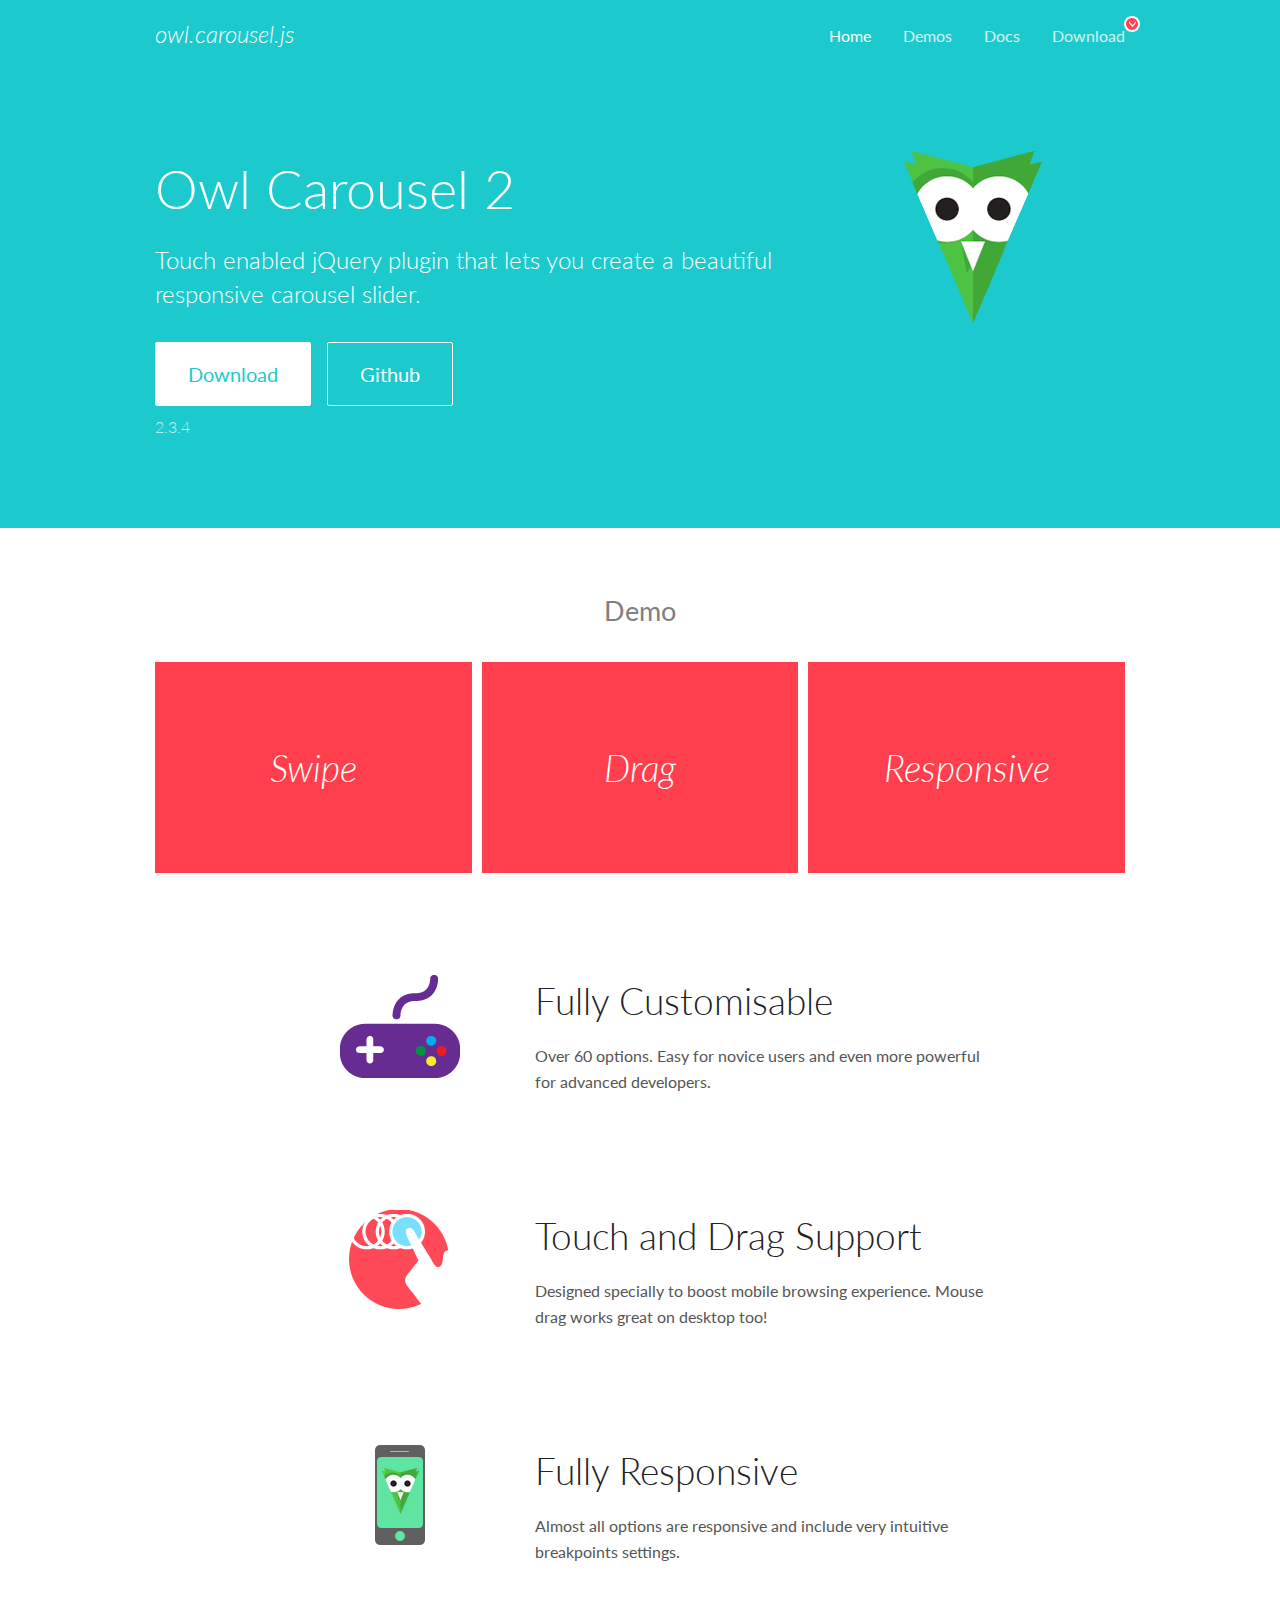
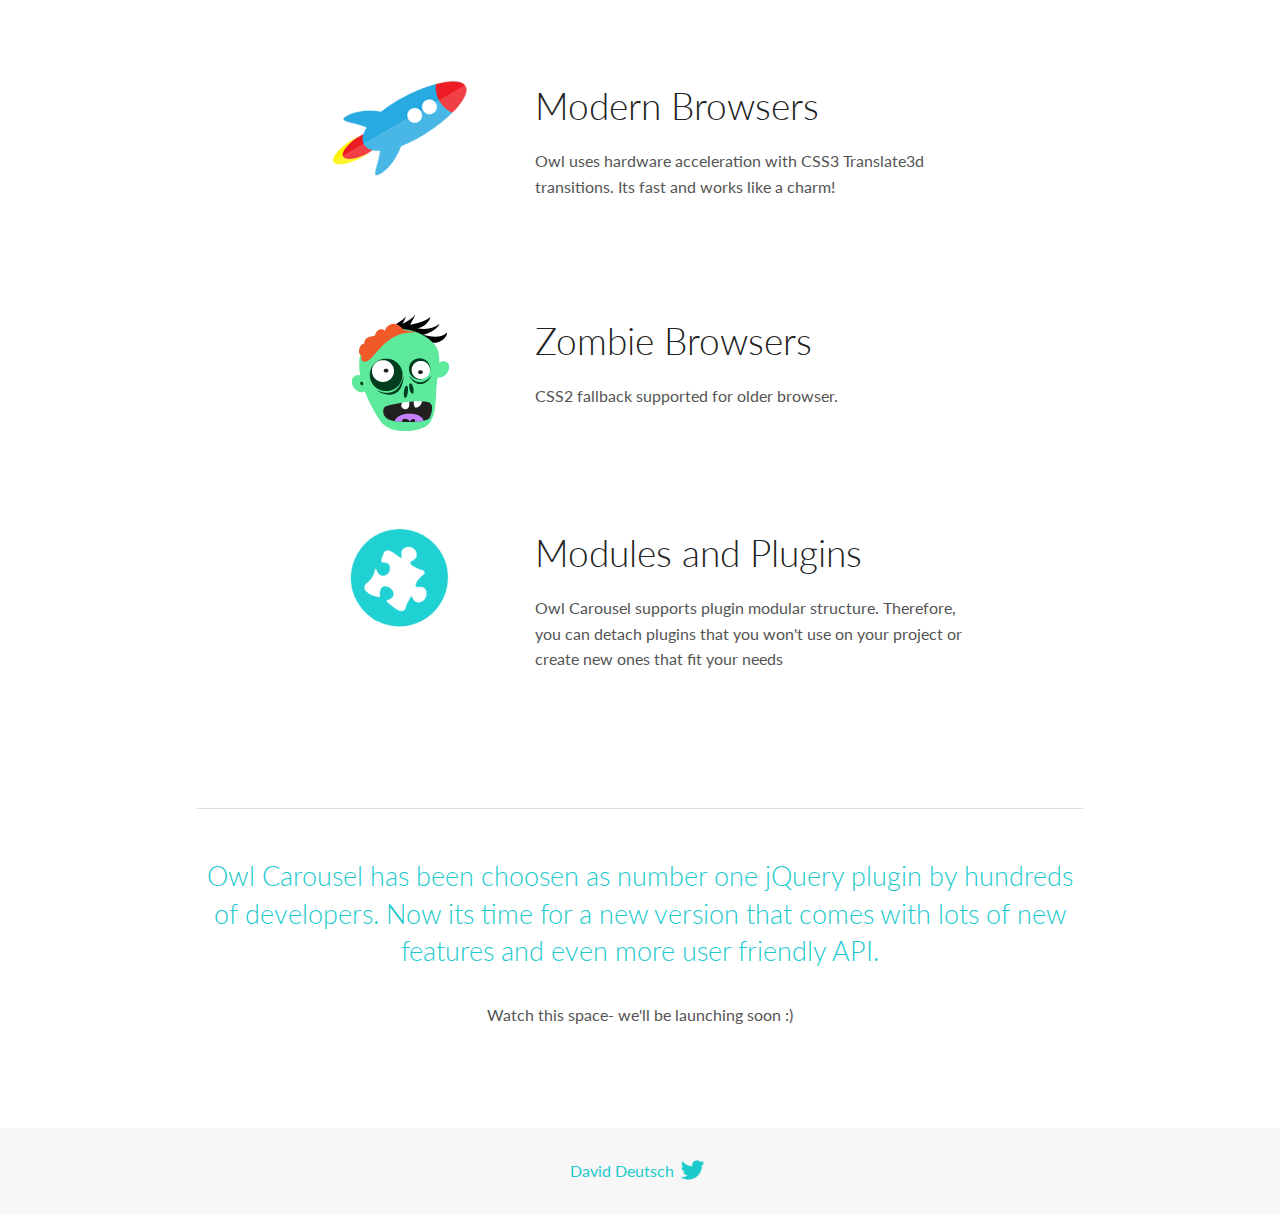
<file: source/OwlCarousel2-2.3.4/docs/index.html>
<!DOCTYPE html>
<html lang="en">
  <head>

    <!-- head -->
    <meta charset="utf-8">
    <meta name="msapplication-tap-highlight" content="no" />
    <meta name="viewport" content="width=device-width, initial-scale=1.0" />
    <meta name="description" content="Touch enabled jQuery plugin that lets you create beautiful responsive carousel slider.">
    <meta name="author" content="David Deutsch">
    <title>
      Home | Owl Carousel | 2.3.4
    </title>

    <!-- Stylesheets -->
    <link href='https://fonts.googleapis.com/css?family=Lato:300,400,700,400italic,300italic' rel='stylesheet' type='text/css'>
    <link rel="stylesheet" href="assets/css/docs.theme.min.css">

    <!-- Owl Stylesheets -->
    <link rel="stylesheet" href="assets/owlcarousel/assets/owl.carousel.min.css">
    <link rel="stylesheet" href="assets/owlcarousel/assets/owl.theme.default.min.css">

    <!-- HTML5 shim and Respond.js IE8 support of HTML5 elements and media queries -->

    <!--[if lt IE 9]>
      <script src="https://oss.maxcdn.com/libs/html5shiv/3.7.0/html5shiv.js"></script>
      <script src="https://oss.maxcdn.com/libs/respond.js/1.3.0/respond.min.js"></script>
    <![endif]-->

    <!-- Favicons -->
    <link rel="apple-touch-icon-precomposed" sizes="144x144" href="assets/ico/apple-touch-icon-144-precomposed.png">
    <link rel="shortcut icon" href="assets/ico/favicon.png">
    <link rel="shortcut icon" href="favicon.ico">

    <!-- Yeah i know js should not be in header. Its required for demos.-->

    <!-- javascript -->
    <script src="assets/vendors/jquery.min.js"></script>
    <script src="assets/owlcarousel/owl.carousel.js"></script>
  </head>
  <body>

    <!-- header -->
    <header class="header">
      <div class="row">
        <div class="large-12 columns">
          <div class="brand left">
            <h3>
              <a href="/OwlCarousel2/">owl.carousel.js</a> 
            </h3>
          </div>
          <a id="toggle-nav" class="right">
            <span></span> <span></span> <span></span> 
          </a> 
          <div class="nav-bar">
            <ul class="clearfix">
              <li class="active">
                <a href="/OwlCarousel2/index.html">Home</a> 
              </li>
              <li> <a href="/OwlCarousel2/demos/demos.html">Demos</a>  </li>
              <li> <a href="/OwlCarousel2/docs/started-welcome.html">Docs</a>  </li>
              <li>
                <a href="https://github.com/OwlCarousel2/OwlCarousel2/archive/2.3.4.zip">Download</a> 
                <span class="download"></span> 
              </li>
            </ul>
          </div>
        </div>
      </div>
    </header>

    <!-- home panel -->
    <section id="hero">
      <div class="row">
        <div class="large-8 medium-8 columns">
          <h1>Owl Carousel 2</h1>
          <h4>Touch enabled jQuery plugin that lets you create a beautiful responsive carousel slider.</h4>
          <a href="https://github.com/OwlCarousel2/OwlCarousel2/archive/2.3.4.zip" class="hero-button">Download</a> 
          <a href="https://github.com/OwlCarousel2/OwlCarousel2" class="hero-button outline">Github</a> 
          <p>2.3.4</p>
        </div>
        <div class="large-4 medium-4 columns">
          <img class="owl-logo" src="assets/img/owl-logo.png" alt="mr. Owl">
        </div>
      </div>
    </section>

    <!-- body -->
    <div class="home-demo">
      <div class="row">
        <div class="large-12 columns">
          <h3>Demo</h3>
          <div class="owl-carousel">
            <div class="item">
              <h2>Swipe</h2>
            </div>
            <div class="item">
              <h2>Drag</h2>
            </div>
            <div class="item">
              <h2>Responsive</h2>
            </div>
            <div class="item">
              <h2>CSS3</h2>
            </div>
            <div class="item">
              <h2>Fast</h2>
            </div>
            <div class="item">
              <h2>Easy</h2>
            </div>
            <div class="item">
              <h2>Free</h2>
            </div>
            <div class="item">
              <h2>Upgradable</h2>
            </div>
            <div class="item">
              <h2>Tons of options</h2>
            </div>
            <div class="item">
              <h2>Infinity</h2>
            </div>
            <div class="item">
              <h2>Auto Width</h2>
            </div>
          </div>
        </div>
      </div>
    </div>
    <script>
      var owl = $('.owl-carousel');
      owl.owlCarousel({
        margin: 10,
        loop: true,
        responsive: {
          0: {
            items: 1
          },
          600: {
            items: 2
          },
          1000: {
            items: 3
          }
        }
      })
    </script>

    <!-- features -->
    <div id="features">
      <div class="row">
        <div class="small-12 medium-9 small-centered columns">
          <section class="row feature">
            <div class="medium-4 small-12 columns">
              <img src="assets/img/feature-options.png" alt="">
            </div>
            <div class="medium-8 small-12 columns">
              <h2>Fully Customisable</h2>
              <p>Over 60 options. Easy for novice users and even more powerful for advanced developers.</p>
            </div>
          </section>
          <section class="row feature">
            <div class="medium-4 small-12 columns">
              <img src="assets/img/feature-drag.png" alt="">
            </div>
            <div class="medium-8 small-12 columns">
              <h2>Touch and Drag Support</h2>
              <p>Designed specially to boost mobile browsing experience. Mouse drag works great on desktop too!</p>
            </div>
          </section>
          <section class="row feature">
            <div class="medium-4 small-12 columns">
              <img src="assets/img/feature-responsive.png" alt="">
            </div>
            <div class="medium-8 small-12 columns">
              <h2>Fully Responsive</h2>
              <p>Almost all options are responsive and include very intuitive breakpoints settings.</p>
            </div>
          </section>
          <section class="row feature">
            <div class="medium-4 small-12 columns">
              <img src="assets/img/feature-modern.png" alt="">
            </div>
            <div class="medium-8 small-12 columns">
              <h2>Modern Browsers</h2>
              <p>Owl uses hardware acceleration with CSS3 Translate3d transitions. Its fast and works like a charm! </p>
            </div>
          </section>
          <section class="row feature">
            <div class="medium-4 small-12 columns">
              <img src="assets/img/feature-zombie.png" alt="">
            </div>
            <div class="medium-8 small-12 columns">
              <h2>Zombie Browsers</h2>
              <p>CSS2 fallback supported for older browser.</p>
            </div>
          </section>
          <section class="row feature">
            <div class="medium-4 small-12 columns">
              <img src="assets/img/feature-module.png" alt="">
            </div>
            <div class="medium-8 small-12 columns">
              <h2>Modules and Plugins</h2>
              <p>Owl Carousel supports plugin modular structure. Therefore, you can detach plugins that you won&#x27;t use on your project or create new ones that fit your needs</p>
            </div>
          </section>
        </div>
      </div>
    </div>

    <!-- footer -->
    <section id="teaser-text">
      <div class="row">
        <div class="small-12 medium-11 small-centered columns">
          <hr>
          <h3 id="owl-carousel-has-been-choosen-as-number-one-jquery-plugin-by-hundreds-of-developers-now-its-time-for-a-new-version-that-comes-with-lots-of-new-features-and-even-more-user-friendly-api-">Owl Carousel has been choosen as number one jQuery plugin by hundreds of developers. Now its time for a new version that comes with lots of new features and even more user friendly API.</h3>
          <p>Watch this space- we&#39;ll be launching soon :)</p>
        </div>
      </div>
    </section>

    <!-- footer -->
    <footer class="footer">
      <div class="row">
        <div class="large-12 columns">
          <h5>
            <a href="/OwlCarousel2/docs/support-contact.html">David Deutsch</a> 
            <a id="custom-tweet-button" href="https://twitter.com/share?url=https://github.com/OwlCarousel2/OwlCarousel2&text=Owl Carousel - This is so awesome! " target="_blank"></a> 
          </h5>
        </div>
      </div>
    </footer>

    <!-- vendors -->
    <script src="assets/vendors/highlight.js"></script>
    <script src="assets/js/app.js"></script>
  </body>
</html>
</file>
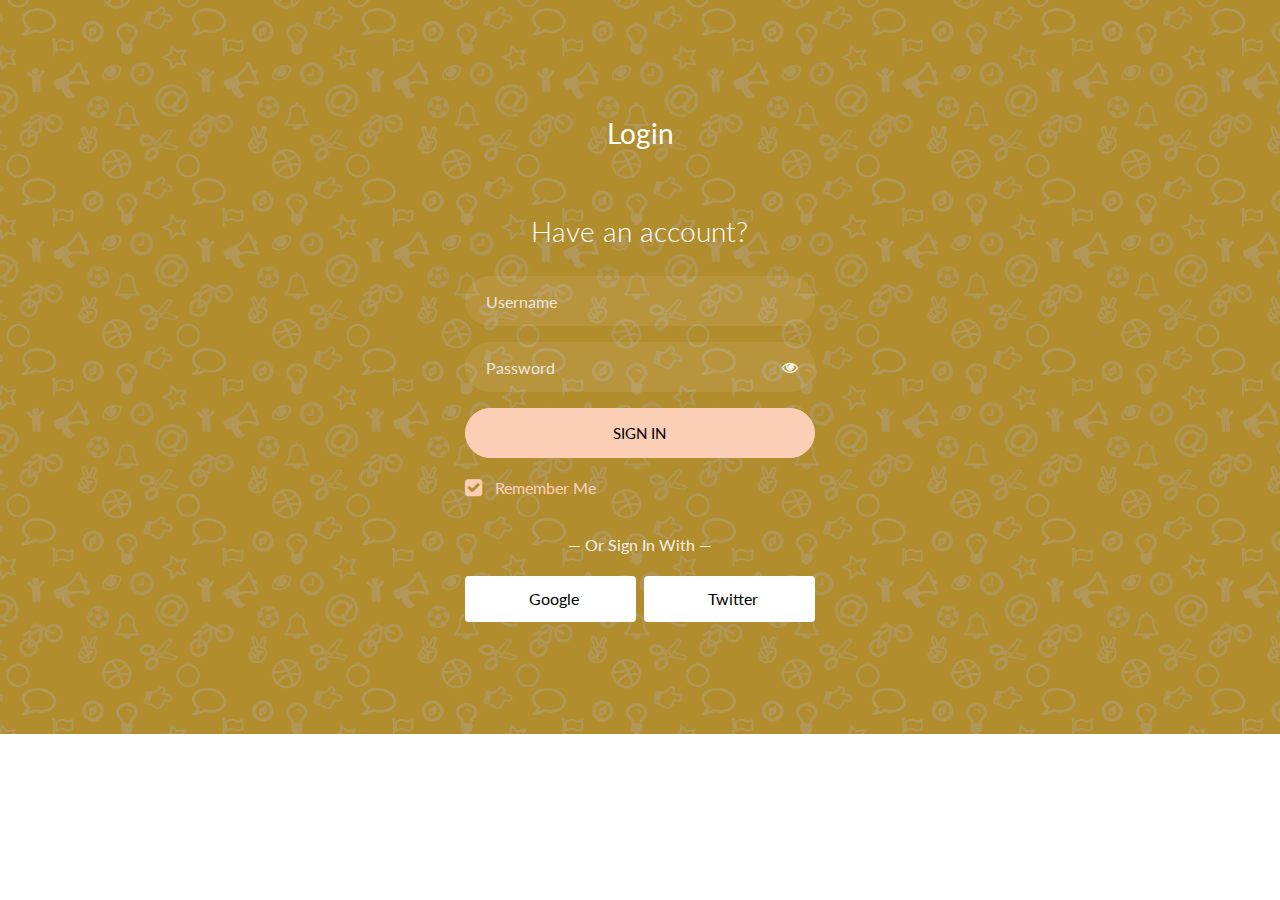
<file: pages/login.html>
<!doctype html>
<html lang="en">
  <head>
  	<title>Login </title>
    <meta charset="utf-8">
    <meta name="viewport" content="width=device-width, initial-scale=1, shrink-to-fit=no">

	<link href="https://fonts.googleapis.com/css?family=Lato:300,400,700&display=swap" rel="stylesheet">

	<link rel="stylesheet" href="https://stackpath.bootstrapcdn.com/font-awesome/4.7.0/css/font-awesome.min.css">
	
	<link rel="stylesheet" href="../style/styles.css">

	</head>
	<body class="img js-fullheight" style="background-image: url(../assets/tile_background.png);">
	<section class="ftco-section">
		<div class="container">
			<div class="row justify-content-center">
				<div class="col-md-6 text-center mb-5">
					<h2 class="heading-section">Login</h2>
				</div>
			</div>
			<div class="row justify-content-center">
				<div class="col-md-6 col-lg-4">
					<div class="login-wrap p-0">
		      	<h3 class="mb-4 text-center">Have an account?</h3>
		      	<form action="#" class="signin-form">
		      		<div class="form-group">
		      			<input type="text" class="form-control" placeholder="Username" required>
		      		</div>
	            <div class="form-group">
	              <input id="password-field" type="password" class="form-control" placeholder="Password" required>
	              <span toggle="#password-field" class="fa fa-fw fa-eye field-icon toggle-password"></span>
	            </div>
	            <div class="form-group">
	            	<button onclick="location.href = '../index.html';" type="submit" class="form-control btn btn-primary submit px-3">Sign In</button>
	            </div>
	            <div class="form-group d-md-flex">
	            	<div class="w-50">
		            	<label class="checkbox-wrap checkbox-primary">Remember Me
									  <input type="checkbox" checked>
									  <span class="checkmark"></span>
									</label>
								</div>
								<div class="w-50 text-md-right">
								</div>
	            </div>
	          </form>
	          <p class="w-100 text-center">&mdash; Or Sign In With &mdash;</p>
	          <div class="social d-flex text-center">
	          	<a href="https://www.google.com/" class="px-2 py-2 mr-md-1 rounded"><span class="ion-logo-facebook mr-2"></span> Google</a>
	          	<a href="https://twitter.com/login" class="px-2 py-2 ml-md-1 rounded"><span class="ion-logo-twitter mr-2"></span> Twitter</a>
	          </div>
		      </div>
				</div>
			</div>
		</div>
	</section>


  <script src="../style/main.js"></script>

	</body>
</html>
</file>
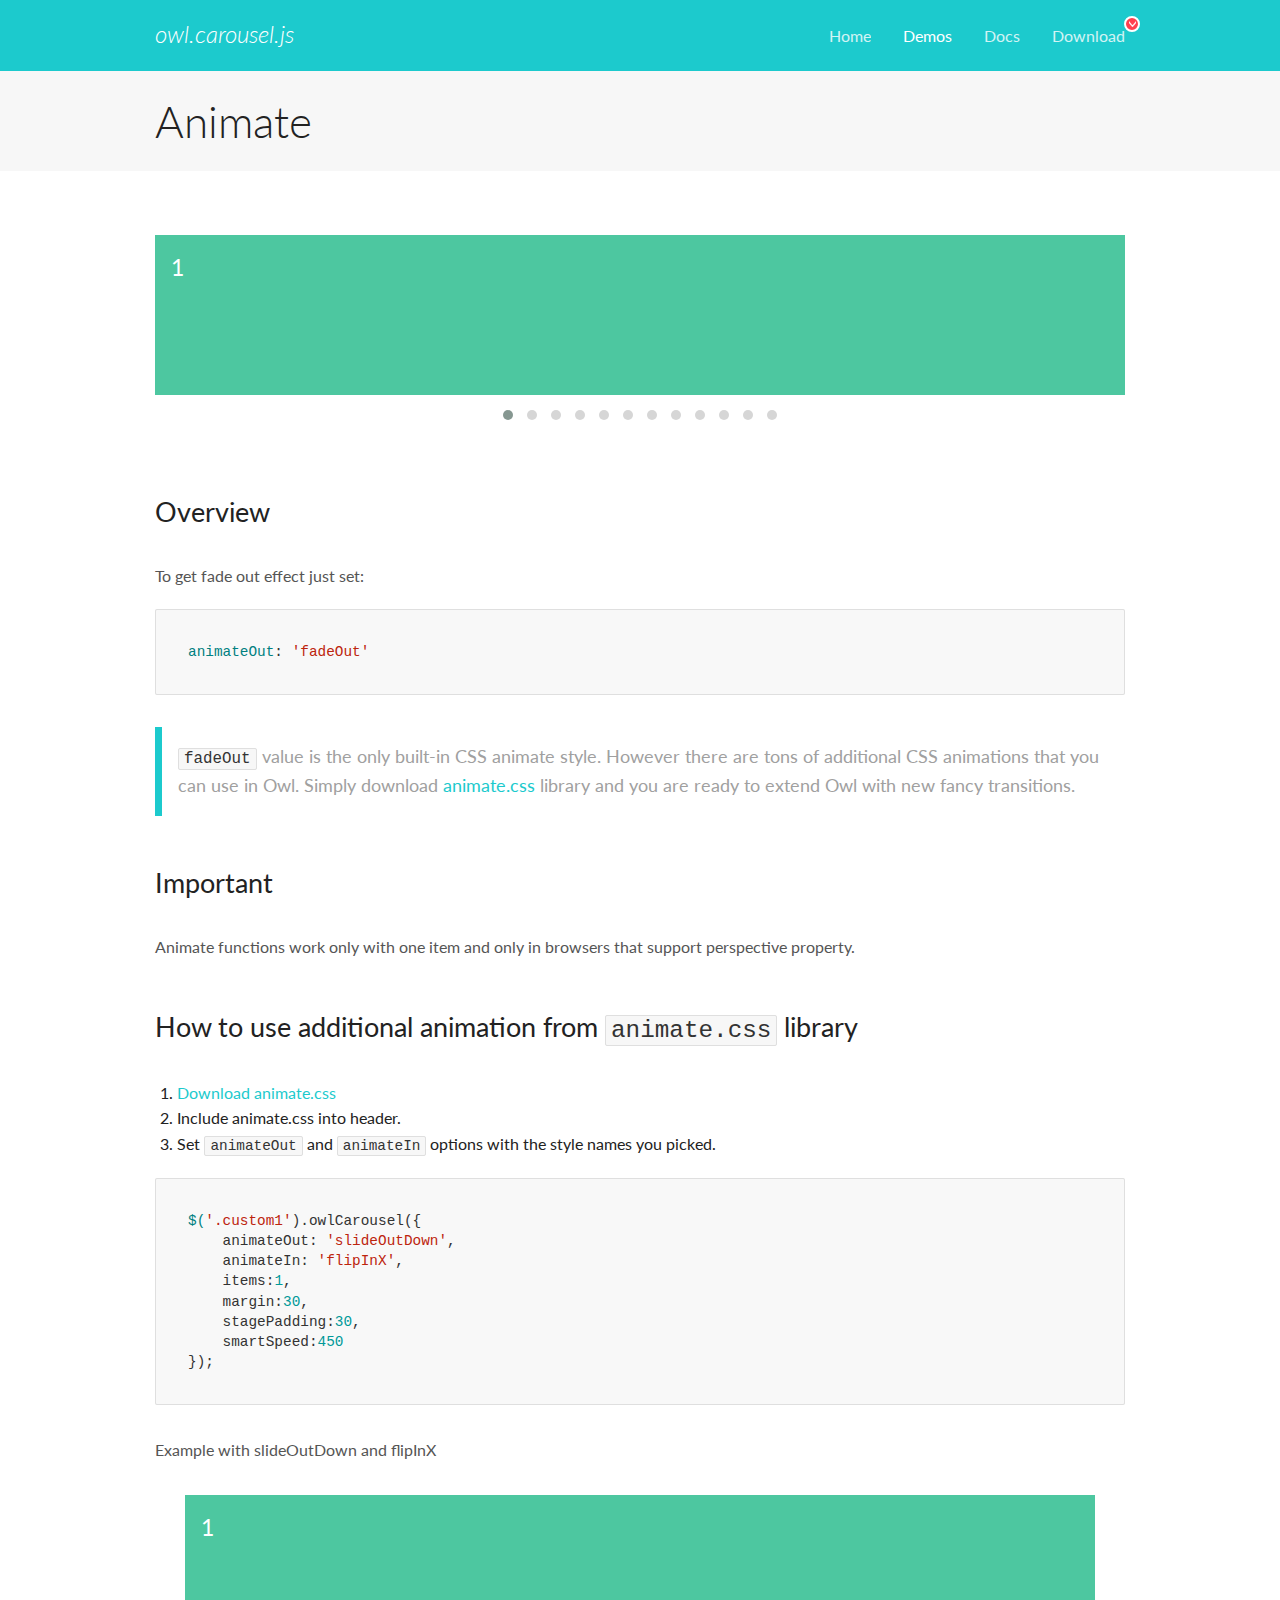
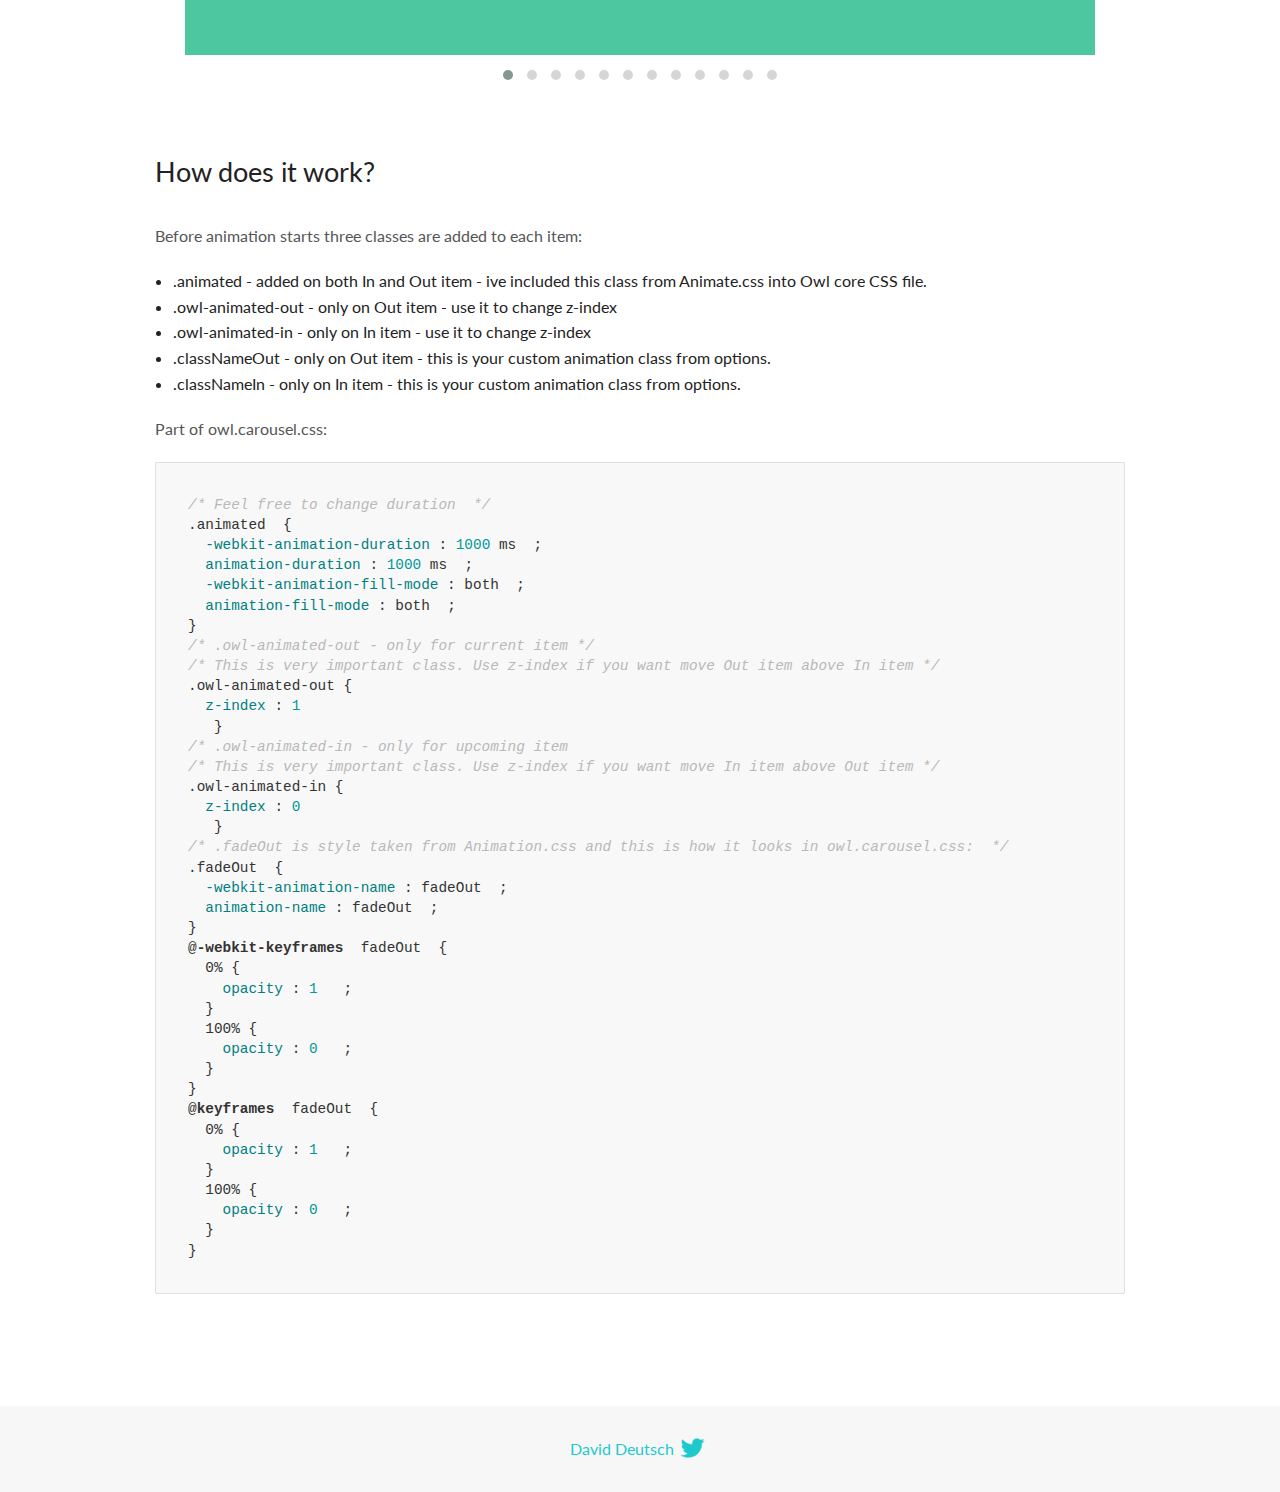
<file: source/OwlCarousel2-2.3.4/docs/demos/animate.html>
<!DOCTYPE html>
<html lang="en">
  <head>

    <!-- head -->
    <meta charset="utf-8">
    <meta name="msapplication-tap-highlight" content="no" />
    <meta name="viewport" content="width=device-width, initial-scale=1.0" />
    <meta name="description" content="Animate carousel">
    <meta name="author" content="David Deutsch">
    <title>
      Animate Demo | Owl Carousel | 2.3.4
    </title>

    <!-- Stylesheets -->
    <link href='https://fonts.googleapis.com/css?family=Lato:300,400,700,400italic,300italic' rel='stylesheet' type='text/css'>
    <link rel="stylesheet" href="../assets/css/docs.theme.min.css">

    <!-- Owl Stylesheets -->
    <link rel="stylesheet" href="../assets/owlcarousel/assets/owl.carousel.min.css">
    <link rel="stylesheet" href="../assets/owlcarousel/assets/owl.theme.default.min.css">

    <!-- HTML5 shim and Respond.js IE8 support of HTML5 elements and media queries -->

    <!--[if lt IE 9]>
      <script src="https://oss.maxcdn.com/libs/html5shiv/3.7.0/html5shiv.js"></script>
      <script src="https://oss.maxcdn.com/libs/respond.js/1.3.0/respond.min.js"></script>
    <![endif]-->

    <!-- Favicons -->
    <link rel="apple-touch-icon-precomposed" sizes="144x144" href="../assets/ico/apple-touch-icon-144-precomposed.png">
    <link rel="shortcut icon" href="../assets/ico/favicon.png">
    <link rel="shortcut icon" href="favicon.ico">

    <!-- Yeah i know js should not be in header. Its required for demos.-->

    <!-- javascript -->
    <script src="../assets/vendors/jquery.min.js"></script>
    <script src="../assets/owlcarousel/owl.carousel.js"></script>
  </head>
  <body>

    <!-- header -->
    <header class="header">
      <div class="row">
        <div class="large-12 columns">
          <div class="brand left">
            <h3>
              <a href="/OwlCarousel2/">owl.carousel.js</a> 
            </h3>
          </div>
          <a id="toggle-nav" class="right">
            <span></span> <span></span> <span></span> 
          </a> 
          <div class="nav-bar">
            <ul class="clearfix">
              <li> <a href="/OwlCarousel2/index.html">Home</a>  </li>
              <li class="active">
                <a href="/OwlCarousel2/demos/demos.html">Demos</a> 
              </li>
              <li> <a href="/OwlCarousel2/docs/started-welcome.html">Docs</a>  </li>
              <li>
                <a href="https://github.com/OwlCarousel2/OwlCarousel2/archive/2.3.4.zip">Download</a> 
                <span class="download"></span> 
              </li>
            </ul>
          </div>
        </div>
      </div>
    </header>

    <!-- title -->
    <section class="title">
      <div class="row">
        <div class="large-12 columns">
          <h1>Animate</h1>
        </div>
      </div>
    </section>

    <!--  Demos -->
    <section id="demos">
      <div class="row">
        <div class="large-12 columns">
          <div class="fadeOut owl-carousel owl-theme">
            <div class="item">
              <h4>1</h4>
            </div>
            <div class="item">
              <h4>2</h4>
            </div>
            <div class="item">
              <h4>3</h4>
            </div>
            <div class="item">
              <h4>4</h4>
            </div>
            <div class="item">
              <h4>5</h4>
            </div>
            <div class="item">
              <h4>6</h4>
            </div>
            <div class="item">
              <h4>7</h4>
            </div>
            <div class="item">
              <h4>8</h4>
            </div>
            <div class="item">
              <h4>9</h4>
            </div>
            <div class="item">
              <h4>10</h4>
            </div>
            <div class="item">
              <h4>11</h4>
            </div>
            <div class="item">
              <h4>12</h4>
            </div>
          </div>
          <h3 id="overview">Overview</h3>
          <p>To get fade out effect just set:</p>
          <pre><code>animateOut: &#39;fadeOut&#39;</code></pre>
          <blockquote>
            <p><code>fadeOut</code> value is the only built-in CSS animate style. However there are tons of additional CSS animations that you can use in Owl. Simply download
              <a href="https://daneden.github.io/animate.css/">animate.css</a>  library and you are ready to extend Owl with new fancy transitions.</p>
          </blockquote>
          <h3 id="important">Important</h3>
          <p>Animate functions work only with one item and only in browsers that support perspective property.</p>
          <h3 id="how-to-use-additional-animation-from-animate-css-library">How to use additional animation from <code>animate.css</code> library</h3>
          <ol>
            <li> <a href="https://daneden.github.io/animate.css/">Download animate.css</a>  </li>
            <li>Include animate.css into header.</li>
            <li>Set <code>animateOut</code> and <code>animateIn</code> options with the style names you picked.</li>
          </ol>
          <pre><code>$(&#39;.custom1&#39;).owlCarousel({
    animateOut: &#39;slideOutDown&#39;,
    animateIn: &#39;flipInX&#39;,
    items:1,
    margin:30,
    stagePadding:30,
    smartSpeed:450
});</code></pre>
          <p>Example with slideOutDown and flipInX</p>
          <div class="custom1 owl-carousel owl-theme">
            <div class="item">
              <h4>1</h4>
            </div>
            <div class="item">
              <h4>2</h4>
            </div>
            <div class="item">
              <h4>3</h4>
            </div>
            <div class="item">
              <h4>4</h4>
            </div>
            <div class="item">
              <h4>5</h4>
            </div>
            <div class="item">
              <h4>6</h4>
            </div>
            <div class="item">
              <h4>7</h4>
            </div>
            <div class="item">
              <h4>8</h4>
            </div>
            <div class="item">
              <h4>9</h4>
            </div>
            <div class="item">
              <h4>10</h4>
            </div>
            <div class="item">
              <h4>11</h4>
            </div>
            <div class="item">
              <h4>12</h4>
            </div>
          </div>
          <h3 id="how-does-it-work-">How does it work?</h3>
          <p>Before animation starts three classes are added to each item:</p>
          <ul>
            <li>.animated - added on both In and Out item - ive included this class from Animate.css into Owl core CSS file.</li>
            <li>.owl-animated-out - only on Out item - use it to change z-index</li>
            <li>.owl-animated-in - only on In item - use it to change z-index</li>
            <li>.classNameOut - only on Out item - this is your custom animation class from options.</li>
            <li>.classNameIn - only on In item - this is your custom animation class from options.</li>
          </ul>
          <p>Part of owl.carousel.css:</p>
          <pre><code class="language-css"><span class="comment">/* Feel free to change duration  */</span> 
<span class="class">.animated</span>  <span class="rules">{
  <span class="rule"><span class="attribute">-webkit-animation-duration</span> :<span class="value"> <span class="number">1000</span> ms</span> </span> ;
  <span class="rule"><span class="attribute">animation-duration</span> :<span class="value"> <span class="number">1000</span> ms</span> </span> ;
  <span class="rule"><span class="attribute">-webkit-animation-fill-mode</span> :<span class="value"> both</span> </span> ;
  <span class="rule"><span class="attribute">animation-fill-mode</span> :<span class="value"> both</span> </span> ;
<span class="rule">}</span> </span> 
<span class="comment">/* .owl-animated-out - only for current item */</span> 
<span class="comment">/* This is very important class. Use z-index if you want move Out item above In item */</span> 
<span class="class">.owl-animated-out</span> <span class="rules">{
  <span class="rule"><span class="attribute">z-index</span> :<span class="value"> <span class="number">1</span> 
</span> </span> </span> }
<span class="comment">/* .owl-animated-in - only for upcoming item
/* This is very important class. Use z-index if you want move In item above Out item */</span> 
<span class="class">.owl-animated-in</span> <span class="rules">{
  <span class="rule"><span class="attribute">z-index</span> :<span class="value"> <span class="number">0</span> 
</span> </span> </span> }
<span class="comment">/* .fadeOut is style taken from Animation.css and this is how it looks in owl.carousel.css:  */</span> 
<span class="class">.fadeOut</span>  <span class="rules">{
  <span class="rule"><span class="attribute">-webkit-animation-name</span> :<span class="value"> fadeOut</span> </span> ;
  <span class="rule"><span class="attribute">animation-name</span> :<span class="value"> fadeOut</span> </span> ;
<span class="rule">}</span> </span> 
<span class="at_rule">@<span class="keyword">-webkit-keyframes</span>  fadeOut </span> {
  0% <span class="rules">{
    <span class="rule"><span class="attribute">opacity</span> :<span class="value"> <span class="number">1</span> </span> </span> ;
  <span class="rule">}</span> </span> 
  100% <span class="rules">{
    <span class="rule"><span class="attribute">opacity</span> :<span class="value"> <span class="number">0</span> </span> </span> ;
  <span class="rule">}</span> </span> 
}
<span class="at_rule">@<span class="keyword">keyframes</span>  fadeOut </span> {
  0% <span class="rules">{
    <span class="rule"><span class="attribute">opacity</span> :<span class="value"> <span class="number">1</span> </span> </span> ;
  <span class="rule">}</span> </span> 
  100% <span class="rules">{
    <span class="rule"><span class="attribute">opacity</span> :<span class="value"> <span class="number">0</span> </span> </span> ;
  <span class="rule">}</span> </span> 
}</code></pre>
          <link rel="stylesheet" href="../assets/css/animate.css">
          <script>
            jQuery(document).ready(function($) {
              $('.fadeOut').owlCarousel({
                items: 1,
                animateOut: 'fadeOut',
                loop: true,
                margin: 10,
              });
              $('.custom1').owlCarousel({
                animateOut: 'slideOutDown',
                animateIn: 'flipInX',
                items: 1,
                margin: 30,
                stagePadding: 30,
                smartSpeed: 450
              });
            });
          </script>
        </div>
      </div>
    </section>

    <!-- footer -->
    <footer class="footer">
      <div class="row">
        <div class="large-12 columns">
          <h5>
            <a href="/OwlCarousel2/docs/support-contact.html">David Deutsch</a> 
            <a id="custom-tweet-button" href="https://twitter.com/share?url=https://github.com/OwlCarousel2/OwlCarousel2&text=Owl Carousel - This is so awesome! " target="_blank"></a> 
          </h5>
        </div>
      </div>
    </footer>

    <!-- vendors -->
    <script src="../assets/vendors/highlight.js"></script>
    <script src="../assets/js/app.js"></script>
  </body>
</html>
</file>
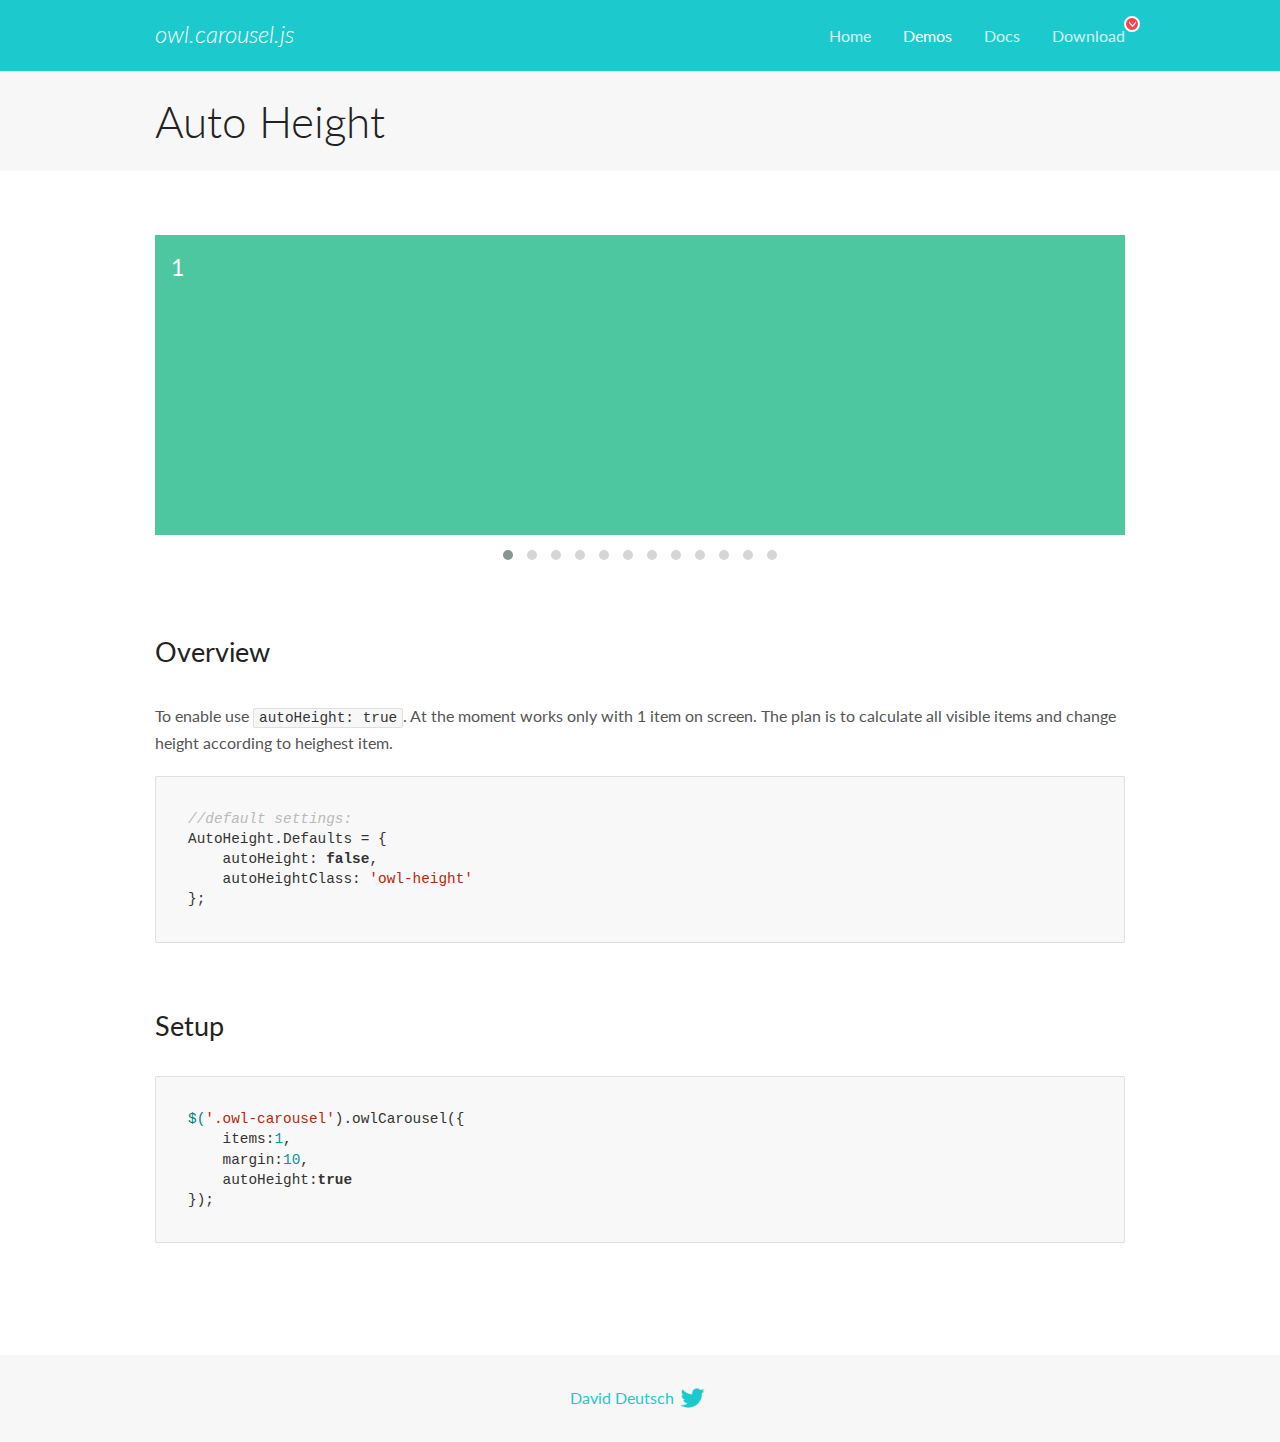
<file: source/OwlCarousel2-2.3.4/docs/demos/autoheight.html>
<!DOCTYPE html>
<html lang="en">
  <head>

    <!-- head -->
    <meta charset="utf-8">
    <meta name="msapplication-tap-highlight" content="no" />
    <meta name="viewport" content="width=device-width, initial-scale=1.0" />
    <meta name="description" content="autoHeight usage demo">
    <meta name="author" content="David Deutsch">
    <title>
      Auto Height Demo | Owl Carousel | 2.3.4
    </title>

    <!-- Stylesheets -->
    <link href='https://fonts.googleapis.com/css?family=Lato:300,400,700,400italic,300italic' rel='stylesheet' type='text/css'>
    <link rel="stylesheet" href="../assets/css/docs.theme.min.css">

    <!-- Owl Stylesheets -->
    <link rel="stylesheet" href="../assets/owlcarousel/assets/owl.carousel.min.css">
    <link rel="stylesheet" href="../assets/owlcarousel/assets/owl.theme.default.min.css">

    <!-- HTML5 shim and Respond.js IE8 support of HTML5 elements and media queries -->

    <!--[if lt IE 9]>
      <script src="https://oss.maxcdn.com/libs/html5shiv/3.7.0/html5shiv.js"></script>
      <script src="https://oss.maxcdn.com/libs/respond.js/1.3.0/respond.min.js"></script>
    <![endif]-->

    <!-- Favicons -->
    <link rel="apple-touch-icon-precomposed" sizes="144x144" href="../assets/ico/apple-touch-icon-144-precomposed.png">
    <link rel="shortcut icon" href="../assets/ico/favicon.png">
    <link rel="shortcut icon" href="favicon.ico">

    <!-- Yeah i know js should not be in header. Its required for demos.-->

    <!-- javascript -->
    <script src="../assets/vendors/jquery.min.js"></script>
    <script src="../assets/owlcarousel/owl.carousel.js"></script>
  </head>
  <body>

    <!-- header -->
    <header class="header">
      <div class="row">
        <div class="large-12 columns">
          <div class="brand left">
            <h3>
              <a href="/OwlCarousel2/">owl.carousel.js</a> 
            </h3>
          </div>
          <a id="toggle-nav" class="right">
            <span></span> <span></span> <span></span> 
          </a> 
          <div class="nav-bar">
            <ul class="clearfix">
              <li> <a href="/OwlCarousel2/index.html">Home</a>  </li>
              <li class="active">
                <a href="/OwlCarousel2/demos/demos.html">Demos</a> 
              </li>
              <li> <a href="/OwlCarousel2/docs/started-welcome.html">Docs</a>  </li>
              <li>
                <a href="https://github.com/OwlCarousel2/OwlCarousel2/archive/2.3.4.zip">Download</a> 
                <span class="download"></span> 
              </li>
            </ul>
          </div>
        </div>
      </div>
    </header>

    <!-- title -->
    <section class="title">
      <div class="row">
        <div class="large-12 columns">
          <h1>Auto Height</h1>
        </div>
      </div>
    </section>

    <!--  Demos -->
    <section id="demos">
      <div class="row">
        <div class="large-12 columns">
          <div class="owl-carousel owl-theme">
            <div class="item" style="height:300px">
              <h4>1</h4>
            </div>
            <div class="item" style="height:100px">
              <h4>2</h4>
            </div>
            <div class="item" style="height:500px">
              <h4>3</h4>
            </div>
            <div class="item" style="height:250px">
              <h4>4</h4>
            </div>
            <div class="item" style="height:400px">
              <h4>5</h4>
            </div>
            <div class="item" style="height:500px">
              <h4>6</h4>
            </div>
            <div class="item" style="height:600px">
              <h4>7</h4>
            </div>
            <div class="item" style="height:400px">
              <h4>8</h4>
            </div>
            <div class="item" style="height:300px">
              <h4>9</h4>
            </div>
            <div class="item" style="height:350px">
              <h4>10</h4>
            </div>
            <div class="item" style="height:200px">
              <h4>11</h4>
            </div>
            <div class="item" style="height:150px">
              <h4>12</h4>
            </div>
          </div>
          <h3 id="overview">Overview</h3>
          <p>To enable use <code>autoHeight: true</code>. At the moment works only with 1 item on screen. The plan is to calculate all visible items and change height according to heighest item.</p>
          <pre><code>//default settings:
AutoHeight.Defaults = {
    autoHeight: false,
    autoHeightClass: &#39;owl-height&#39;
};</code></pre>
          <h3 id="setup">Setup</h3>
          <pre><code>$(&#39;.owl-carousel&#39;).owlCarousel({
    items:1,
    margin:10,
    autoHeight:true
});</code></pre>
          <script>
            $(document).ready(function() {
              $('.owl-carousel').owlCarousel({
                items: 1,
                margin: 10,
                autoHeight: true
              });
            })
          </script>
        </div>
      </div>
    </section>

    <!-- footer -->
    <footer class="footer">
      <div class="row">
        <div class="large-12 columns">
          <h5>
            <a href="/OwlCarousel2/docs/support-contact.html">David Deutsch</a> 
            <a id="custom-tweet-button" href="https://twitter.com/share?url=https://github.com/OwlCarousel2/OwlCarousel2&text=Owl Carousel - This is so awesome! " target="_blank"></a> 
          </h5>
        </div>
      </div>
    </footer>

    <!-- vendors -->
    <script src="../assets/vendors/highlight.js"></script>
    <script src="../assets/js/app.js"></script>
  </body>
</html>
</file>
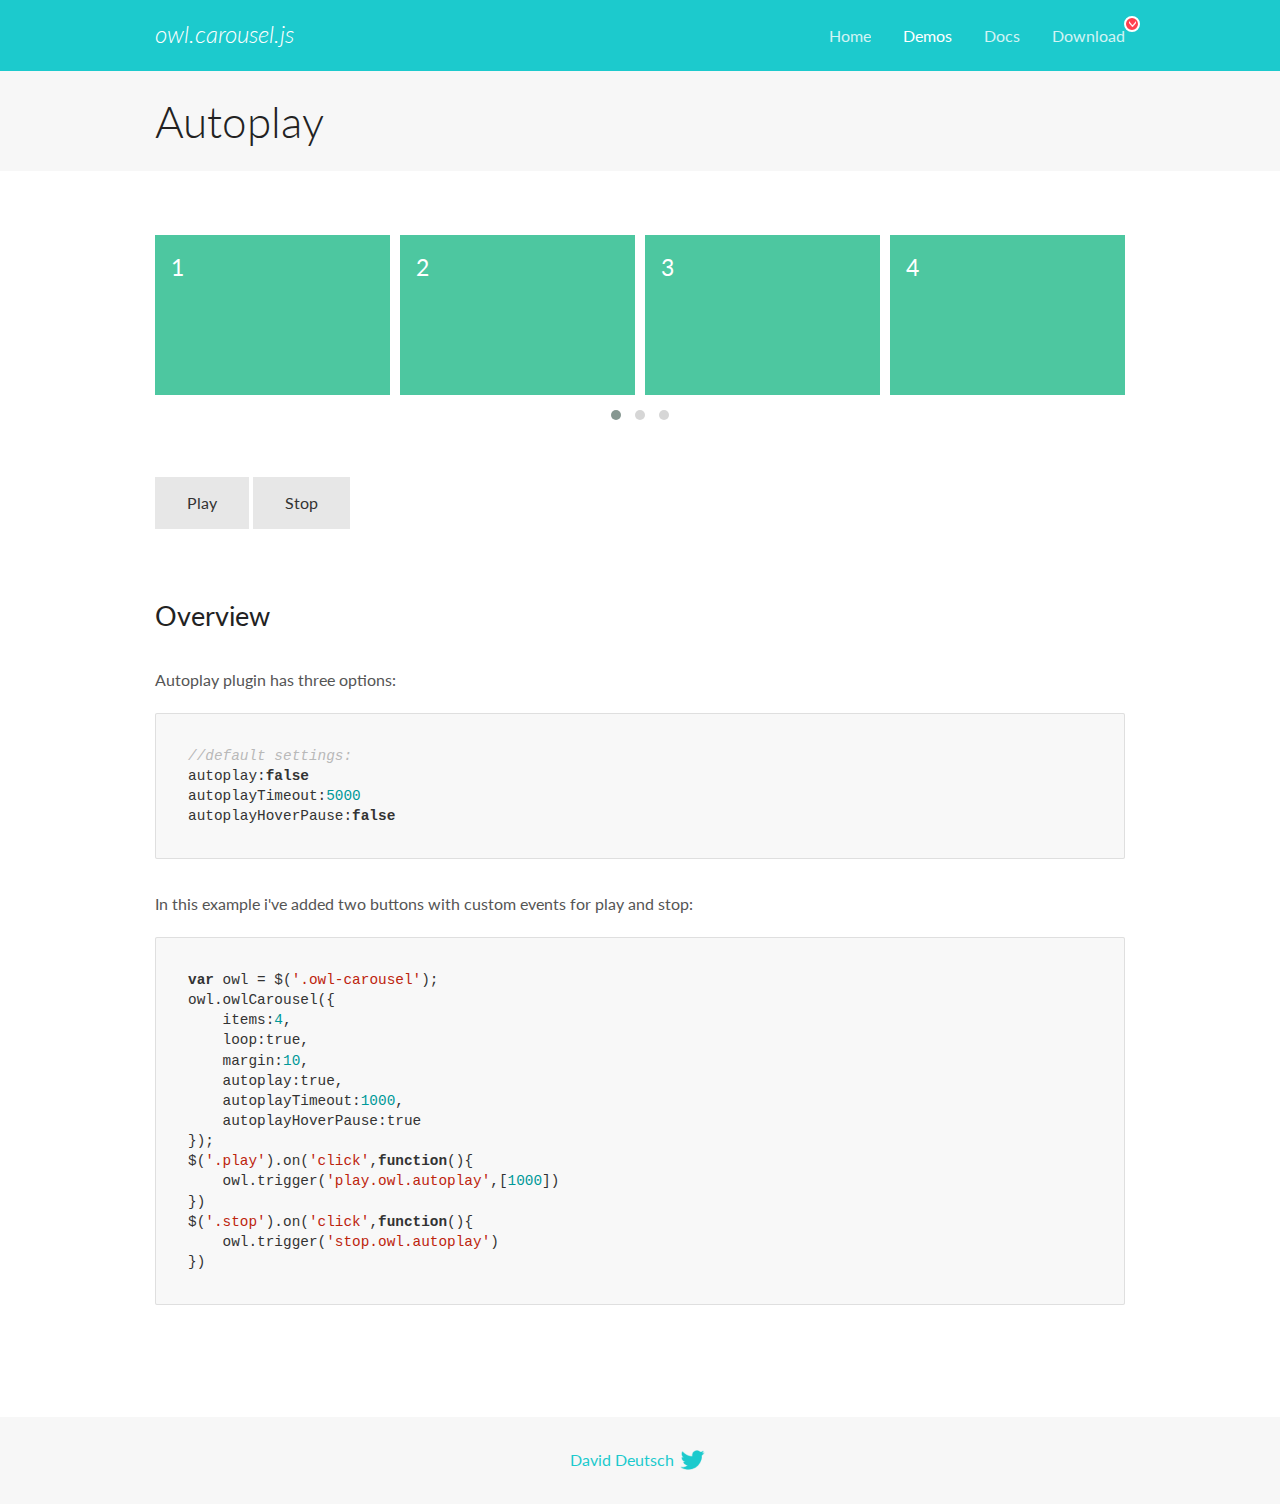
<file: source/OwlCarousel2-2.3.4/docs/demos/autoplay.html>
<!DOCTYPE html>
<html lang="en">
  <head>

    <!-- head -->
    <meta charset="utf-8">
    <meta name="msapplication-tap-highlight" content="no" />
    <meta name="viewport" content="width=device-width, initial-scale=1.0" />
    <meta name="description" content="Autoplay usage demo">
    <meta name="author" content="David Deutsch">
    <title>
      Autoplay Demo | Owl Carousel | 2.3.4
    </title>

    <!-- Stylesheets -->
    <link href='https://fonts.googleapis.com/css?family=Lato:300,400,700,400italic,300italic' rel='stylesheet' type='text/css'>
    <link rel="stylesheet" href="../assets/css/docs.theme.min.css">

    <!-- Owl Stylesheets -->
    <link rel="stylesheet" href="../assets/owlcarousel/assets/owl.carousel.min.css">
    <link rel="stylesheet" href="../assets/owlcarousel/assets/owl.theme.default.min.css">

    <!-- HTML5 shim and Respond.js IE8 support of HTML5 elements and media queries -->

    <!--[if lt IE 9]>
      <script src="https://oss.maxcdn.com/libs/html5shiv/3.7.0/html5shiv.js"></script>
      <script src="https://oss.maxcdn.com/libs/respond.js/1.3.0/respond.min.js"></script>
    <![endif]-->

    <!-- Favicons -->
    <link rel="apple-touch-icon-precomposed" sizes="144x144" href="../assets/ico/apple-touch-icon-144-precomposed.png">
    <link rel="shortcut icon" href="../assets/ico/favicon.png">
    <link rel="shortcut icon" href="favicon.ico">

    <!-- Yeah i know js should not be in header. Its required for demos.-->

    <!-- javascript -->
    <script src="../assets/vendors/jquery.min.js"></script>
    <script src="../assets/owlcarousel/owl.carousel.js"></script>
  </head>
  <body>

    <!-- header -->
    <header class="header">
      <div class="row">
        <div class="large-12 columns">
          <div class="brand left">
            <h3>
              <a href="/OwlCarousel2/">owl.carousel.js</a> 
            </h3>
          </div>
          <a id="toggle-nav" class="right">
            <span></span> <span></span> <span></span> 
          </a> 
          <div class="nav-bar">
            <ul class="clearfix">
              <li> <a href="/OwlCarousel2/index.html">Home</a>  </li>
              <li class="active">
                <a href="/OwlCarousel2/demos/demos.html">Demos</a> 
              </li>
              <li> <a href="/OwlCarousel2/docs/started-welcome.html">Docs</a>  </li>
              <li>
                <a href="https://github.com/OwlCarousel2/OwlCarousel2/archive/2.3.4.zip">Download</a> 
                <span class="download"></span> 
              </li>
            </ul>
          </div>
        </div>
      </div>
    </header>

    <!-- title -->
    <section class="title">
      <div class="row">
        <div class="large-12 columns">
          <h1>Autoplay</h1>
        </div>
      </div>
    </section>

    <!--  Demos -->
    <section id="demos">
      <div class="row">
        <div class="large-12 columns">
          <div class="owl-carousel owl-theme">
            <div class="item">
              <h4>1</h4>
            </div>
            <div class="item">
              <h4>2</h4>
            </div>
            <div class="item">
              <h4>3</h4>
            </div>
            <div class="item">
              <h4>4</h4>
            </div>
            <div class="item">
              <h4>5</h4>
            </div>
            <div class="item">
              <h4>6</h4>
            </div>
            <div class="item">
              <h4>7</h4>
            </div>
            <div class="item">
              <h4>8</h4>
            </div>
            <div class="item">
              <h4>9</h4>
            </div>
            <div class="item">
              <h4>10</h4>
            </div>
            <div class="item">
              <h4>11</h4>
            </div>
            <div class="item">
              <h4>12</h4>
            </div>
          </div>
          <a class="button secondary play">Play</a> 
          <a class="button secondary stop">Stop</a> 
          <h3 id="overview">Overview</h3>
          <p>Autoplay plugin has three options:</p>
          <pre><code>//default settings:
autoplay:false
autoplayTimeout:5000
autoplayHoverPause:false</code></pre>
          <p>In this example i&#39;ve added two buttons with custom events for play and stop:</p>
          <pre><code>var owl = $(&#39;.owl-carousel&#39;);
owl.owlCarousel({
    items:4,
    loop:true,
    margin:10,
    autoplay:true,
    autoplayTimeout:1000,
    autoplayHoverPause:true
});
$(&#39;.play&#39;).on(&#39;click&#39;,function(){
    owl.trigger(&#39;play.owl.autoplay&#39;,[1000])
})
$(&#39;.stop&#39;).on(&#39;click&#39;,function(){
    owl.trigger(&#39;stop.owl.autoplay&#39;)
})</code></pre>
          <script>
            $(document).ready(function() {
              var owl = $('.owl-carousel');
              owl.owlCarousel({
                items: 4,
                loop: true,
                margin: 10,
                autoplay: true,
                autoplayTimeout: 1000,
                autoplayHoverPause: true
              });
              $('.play').on('click', function() {
                owl.trigger('play.owl.autoplay', [1000])
              })
              $('.stop').on('click', function() {
                owl.trigger('stop.owl.autoplay')
              })
            })
          </script>
        </div>
      </div>
    </section>

    <!-- footer -->
    <footer class="footer">
      <div class="row">
        <div class="large-12 columns">
          <h5>
            <a href="/OwlCarousel2/docs/support-contact.html">David Deutsch</a> 
            <a id="custom-tweet-button" href="https://twitter.com/share?url=https://github.com/OwlCarousel2/OwlCarousel2&text=Owl Carousel - This is so awesome! " target="_blank"></a> 
          </h5>
        </div>
      </div>
    </footer>

    <!-- vendors -->
    <script src="../assets/vendors/highlight.js"></script>
    <script src="../assets/js/app.js"></script>
  </body>
</html>
</file>
<file: style/styles.css>
:root {
  --blue: #007bff;
  --indigo: #6610f2;
  --purple: #6f42c1;
  --pink: #e83e8c;
  --red: #dc3545;
  --orange: #fd7e14;
  --yellow: #ffc107;
  --green: #28a745;
  --teal: #20c997;
  --cyan: #17a2b8;
  --white: #fff;
  --gray: #6c757d;
  --gray-dark: #343a40;
  --primary: #007bff;
  --secondary: #6c757d;
  --success: #28a745;
  --info: #17a2b8;
  --warning: #ffc107;
  --danger: #dc3545;
  --light: #f8f9fa;
  --dark: #343a40;
  --breakpoint-xs: 0;
  --breakpoint-sm: 576px;
  --breakpoint-md: 768px;
  --breakpoint-lg: 992px;
  --breakpoint-xl: 1200px;
  --font-family-sans-serif: -apple-system, BlinkMacSystemFont, "Segoe UI", Roboto, "Helvetica Neue", Arial, "Noto Sans", sans-serif, "Apple Color Emoji", "Segoe UI Emoji", "Segoe UI Symbol", "Noto Color Emoji";
  --font-family-monospace: SFMono-Regular, Menlo, Monaco, Consolas, "Liberation Mono", "Courier New", monospace; }

*,
*::before,
*::after {
  -webkit-box-sizing: border-box;
  box-sizing: border-box; }

html {
  font-family: sans-serif;
  line-height: 1.15;
  -webkit-text-size-adjust: 100%;
  -webkit-tap-highlight-color: rgba(0, 0, 0, 0); }

article, aside, figcaption, figure, footer, header, hgroup, main, nav, section {
  display: block; }

body {
  margin: 0;
  font-family: -apple-system, BlinkMacSystemFont, "Segoe UI", Roboto, "Helvetica Neue", Arial, "Noto Sans", sans-serif, "Apple Color Emoji", "Segoe UI Emoji", "Segoe UI Symbol", "Noto Color Emoji";
  font-size: 1rem;
  font-weight: 400;
  line-height: 1.5;
  color: #212529;
  text-align: left;
  background-color: #fff; }

[tabindex="-1"]:focus {
  outline: 0 !important; }

hr {
  -webkit-box-sizing: content-box;
  box-sizing: content-box;
  height: 0;
  overflow: visible; }

h1, h2, h3, h4, h5, h6 {
  margin-top: 0;
  margin-bottom: 0.5rem; }

p {
  margin-top: 0;
  margin-bottom: 1rem; }

abbr[title],
abbr[data-original-title] {
  text-decoration: underline;
  -webkit-text-decoration: underline dotted;
  text-decoration: underline dotted;
  cursor: help;
  border-bottom: 0;
  text-decoration-skip-ink: none; }

address {
  margin-bottom: 1rem;
  font-style: normal;
  line-height: inherit; }

ol,
ul,
dl {
  margin-top: 0;
  margin-bottom: 1rem; }

ol ol,
ul ul,
ol ul,
ul ol {
  margin-bottom: 0; }

dt {
  font-weight: 700; }

dd {
  margin-bottom: .5rem;
  margin-left: 0; }

blockquote {
  margin: 0 0 1rem; }

b,
strong {
  font-weight: bolder; }

small {
  font-size: 80%; }

sub,
sup {
  position: relative;
  font-size: 75%;
  line-height: 0;
  vertical-align: baseline; }

sub {
  bottom: -.25em; }

sup {
  top: -.5em; }

a {
  color: #007bff;
  text-decoration: none;
  background-color: transparent; }
  a:hover {
    color: #0056b3;
    text-decoration: underline; }

a:not([href]):not([tabindex]) {
  color: inherit;
  text-decoration: none; }
  a:not([href]):not([tabindex]):hover, a:not([href]):not([tabindex]):focus {
    color: inherit;
    text-decoration: none; }
  a:not([href]):not([tabindex]):focus {
    outline: 0; }

pre,
code,
kbd,
samp {
  font-family: SFMono-Regular, Menlo, Monaco, Consolas, "Liberation Mono", "Courier New", monospace;
  font-size: 1em; }

pre {
  margin-top: 0;
  margin-bottom: 1rem;
  overflow: auto; }

figure {
  margin: 0 0 1rem; }

img {
  vertical-align: middle;
  border-style: none; }

svg {
  overflow: hidden;
  vertical-align: middle; }

table {
  border-collapse: collapse; }

caption {
  padding-top: 0.75rem;
  padding-bottom: 0.75rem;
  color: #6c757d;
  text-align: left;
  caption-side: bottom; }

th {
  text-align: inherit; }

label {
  display: inline-block;
  margin-bottom: 0.5rem; }

button {
  border-radius: 0; }

button:focus {
  outline: 1px dotted;
  outline: 5px auto -webkit-focus-ring-color; }

input,
button,
select,
optgroup,
textarea {
  margin: 0;
  font-family: inherit;
  font-size: inherit;
  line-height: inherit; }

button,
input {
  overflow: visible; }

button,
select {
  text-transform: none; }

select {
  word-wrap: normal; }

button,
[type="button"],
[type="reset"],
[type="submit"] {
  -webkit-appearance: button; }

button:not(:disabled),
[type="button"]:not(:disabled),
[type="reset"]:not(:disabled),
[type="submit"]:not(:disabled) {
  cursor: pointer; }

button::-moz-focus-inner,
[type="button"]::-moz-focus-inner,
[type="reset"]::-moz-focus-inner,
[type="submit"]::-moz-focus-inner {
  padding: 0;
  border-style: none; }

input[type="radio"],
input[type="checkbox"] {
  -webkit-box-sizing: border-box;
  box-sizing: border-box;
  padding: 0; }

input[type="date"],
input[type="time"],
input[type="datetime-local"],
input[type="month"] {
  -webkit-appearance: listbox; }

textarea {
  overflow: auto;
  resize: vertical; }

fieldset {
  min-width: 0;
  padding: 0;
  margin: 0;
  border: 0; }

legend {
  display: block;
  width: 100%;
  max-width: 100%;
  padding: 0;
  margin-bottom: .5rem;
  font-size: 1.5rem;
  line-height: inherit;
  color: inherit;
  white-space: normal; }

progress {
  vertical-align: baseline; }

[type="number"]::-webkit-inner-spin-button,
[type="number"]::-webkit-outer-spin-button {
  height: auto; }

[type="search"] {
  outline-offset: -2px;
  -webkit-appearance: none; }

[type="search"]::-webkit-search-decoration {
  -webkit-appearance: none; }

::-webkit-file-upload-button {
  font: inherit;
  -webkit-appearance: button; }

output {
  display: inline-block; }

summary {
  display: list-item;
  cursor: pointer; }

template {
  display: none; }

[hidden] {
  display: none !important; }

h1, h2, h3, h4, h5, h6,
.h1, .h2, .h3, .h4, .h5, .h6 {
  margin-bottom: 0.5rem;
  font-weight: 500;
  line-height: 1.2; }

h1, .h1 {
  font-size: 2.5rem; }

h2, .h2 {
  font-size: 2rem; }

h3, .h3 {
  font-size: 1.75rem; }

h4, .h4 {
  font-size: 1.5rem; }

h5, .h5 {
  font-size: 1.25rem; }

h6, .h6 {
  font-size: 1rem; }

.lead {
  font-size: 1.25rem;
  font-weight: 300; }

.display-1 {
  font-size: 6rem;
  font-weight: 300;
  line-height: 1.2; }

.display-2 {
  font-size: 5.5rem;
  font-weight: 300;
  line-height: 1.2; }

.display-3 {
  font-size: 4.5rem;
  font-weight: 300;
  line-height: 1.2; }

.display-4 {
  font-size: 3.5rem;
  font-weight: 300;
  line-height: 1.2; }

hr {
  margin-top: 1rem;
  margin-bottom: 1rem;
  border: 0;
  border-top: 1px solid rgba(0, 0, 0, 0.1); }

small,
.small {
  font-size: 80%;
  font-weight: 400; }

mark,
.mark {
  padding: 0.2em;
  background-color: #fcf8e3; }

.list-unstyled {
  padding-left: 0;
  list-style: none; }

.list-inline {
  padding-left: 0;
  list-style: none; }

.list-inline-item {
  display: inline-block; }
  .list-inline-item:not(:last-child) {
    margin-right: 0.5rem; }

.initialism {
  font-size: 90%;
  text-transform: uppercase; }

.blockquote {
  margin-bottom: 1rem;
  font-size: 1.25rem; }

.blockquote-footer {
  display: block;
  font-size: 80%;
  color: #6c757d; }
  .blockquote-footer::before {
    content: "\2014\00A0"; }

.img-fluid {
  max-width: 100%;
  height: auto; }

.img-thumbnail {
  padding: 0.25rem;
  background-color: #fff;
  border: 1px solid #dee2e6;
  border-radius: 0.25rem;
  max-width: 100%;
  height: auto; }

.figure {
  display: inline-block; }

.figure-img {
  margin-bottom: 0.5rem;
  line-height: 1; }

.figure-caption {
  font-size: 90%;
  color: #6c757d; }

code {
  font-size: 87.5%;
  color: #e83e8c;
  word-break: break-word; }
  a > code {
    color: inherit; }

kbd {
  padding: 0.2rem 0.4rem;
  font-size: 87.5%;
  color: #fff;
  background-color: #212529;
  border-radius: 0.2rem; }
  kbd kbd {
    padding: 0;
    font-size: 100%;
    font-weight: 700; }

pre {
  display: block;
  font-size: 87.5%;
  color: #212529; }
  pre code {
    font-size: inherit;
    color: inherit;
    word-break: normal; }

.pre-scrollable {
  max-height: 340px;
  overflow-y: scroll; }

.container {
  width: 100%;
  padding-right: 15px;
  padding-left: 15px;
  margin-right: auto;
  margin-left: auto; }
  @media (min-width: 576px) {
    .container {
      max-width: 540px; } }
  @media (min-width: 768px) {
    .container {
      max-width: 720px; } }
  @media (min-width: 992px) {
    .container {
      max-width: 960px; } }
  @media (min-width: 1200px) {
    .container {
      max-width: 1140px; } }

.container-fluid {
  width: 100%;
  padding-right: 15px;
  padding-left: 15px;
  margin-right: auto;
  margin-left: auto; }

.row {
  display: -webkit-box;
  display: -ms-flexbox;
  display: flex;
  -ms-flex-wrap: wrap;
  flex-wrap: wrap;
  margin-right: -15px;
  margin-left: -15px; }

.no-gutters {
  margin-right: 0;
  margin-left: 0; }
  .no-gutters > .col,
  .no-gutters > [class*="col-"] {
    padding-right: 0;
    padding-left: 0; }

.col-1, .col-2, .col-3, .col-4, .col-5, .col-6, .col-7, .col-8, .col-9, .col-10, .col-11, .col-12, .col,
.col-auto, .col-sm-1, .col-sm-2, .col-sm-3, .col-sm-4, .col-sm-5, .col-sm-6, .col-sm-7, .col-sm-8, .col-sm-9, .col-sm-10, .col-sm-11, .col-sm-12, .col-sm,
.col-sm-auto, .col-md-1, .col-md-2, .col-md-3, .col-md-4, .col-md-5, .col-md-6, .col-md-7, .col-md-8, .col-md-9, .col-md-10, .col-md-11, .col-md-12, .col-md,
.col-md-auto, .col-lg-1, .col-lg-2, .col-lg-3, .col-lg-4, .col-lg-5, .col-lg-6, .col-lg-7, .col-lg-8, .col-lg-9, .col-lg-10, .col-lg-11, .col-lg-12, .col-lg,
.col-lg-auto, .col-xl-1, .col-xl-2, .col-xl-3, .col-xl-4, .col-xl-5, .col-xl-6, .col-xl-7, .col-xl-8, .col-xl-9, .col-xl-10, .col-xl-11, .col-xl-12, .col-xl,
.col-xl-auto {
  position: relative;
  width: 100%;
  padding-right: 15px;
  padding-left: 15px; }

.col {
  -ms-flex-preferred-size: 0;
  flex-basis: 0;
  -webkit-box-flex: 1;
  -ms-flex-positive: 1;
  flex-grow: 1;
  max-width: 100%; }

.col-auto {
  -webkit-box-flex: 0;
  -ms-flex: 0 0 auto;
  flex: 0 0 auto;
  width: auto;
  max-width: 100%; }

.col-1 {
  -webkit-box-flex: 0;
  -ms-flex: 0 0 8.33333%;
  flex: 0 0 8.33333%;
  max-width: 8.33333%; }

.col-2 {
  -webkit-box-flex: 0;
  -ms-flex: 0 0 16.66667%;
  flex: 0 0 16.66667%;
  max-width: 16.66667%; }

.col-3 {
  -webkit-box-flex: 0;
  -ms-flex: 0 0 25%;
  flex: 0 0 25%;
  max-width: 25%; }

.col-4 {
  -webkit-box-flex: 0;
  -ms-flex: 0 0 33.33333%;
  flex: 0 0 33.33333%;
  max-width: 33.33333%; }

.col-5 {
  -webkit-box-flex: 0;
  -ms-flex: 0 0 41.66667%;
  flex: 0 0 41.66667%;
  max-width: 41.66667%; }

.col-6 {
  -webkit-box-flex: 0;
  -ms-flex: 0 0 50%;
  flex: 0 0 50%;
  max-width: 50%; }

.col-7 {
  -webkit-box-flex: 0;
  -ms-flex: 0 0 58.33333%;
  flex: 0 0 58.33333%;
  max-width: 58.33333%; }

.col-8 {
  -webkit-box-flex: 0;
  -ms-flex: 0 0 66.66667%;
  flex: 0 0 66.66667%;
  max-width: 66.66667%; }

.col-9 {
  -webkit-box-flex: 0;
  -ms-flex: 0 0 75%;
  flex: 0 0 75%;
  max-width: 75%; }

.col-10 {
  -webkit-box-flex: 0;
  -ms-flex: 0 0 83.33333%;
  flex: 0 0 83.33333%;
  max-width: 83.33333%; }

.col-11 {
  -webkit-box-flex: 0;
  -ms-flex: 0 0 91.66667%;
  flex: 0 0 91.66667%;
  max-width: 91.66667%; }

.col-12 {
  -webkit-box-flex: 0;
  -ms-flex: 0 0 100%;
  flex: 0 0 100%;
  max-width: 100%; }

.order-first {
  -webkit-box-ordinal-group: 0;
  -ms-flex-order: -1;
  order: -1; }

.order-last {
  -webkit-box-ordinal-group: 14;
  -ms-flex-order: 13;
  order: 13; }

.order-0 {
  -webkit-box-ordinal-group: 1;
  -ms-flex-order: 0;
  order: 0; }

.order-1 {
  -webkit-box-ordinal-group: 2;
  -ms-flex-order: 1;
  order: 1; }

.order-2 {
  -webkit-box-ordinal-group: 3;
  -ms-flex-order: 2;
  order: 2; }

.order-3 {
  -webkit-box-ordinal-group: 4;
  -ms-flex-order: 3;
  order: 3; }

.order-4 {
  -webkit-box-ordinal-group: 5;
  -ms-flex-order: 4;
  order: 4; }

.order-5 {
  -webkit-box-ordinal-group: 6;
  -ms-flex-order: 5;
  order: 5; }

.order-6 {
  -webkit-box-ordinal-group: 7;
  -ms-flex-order: 6;
  order: 6; }

.order-7 {
  -webkit-box-ordinal-group: 8;
  -ms-flex-order: 7;
  order: 7; }

.order-8 {
  -webkit-box-ordinal-group: 9;
  -ms-flex-order: 8;
  order: 8; }

.order-9 {
  -webkit-box-ordinal-group: 10;
  -ms-flex-order: 9;
  order: 9; }

.order-10 {
  -webkit-box-ordinal-group: 11;
  -ms-flex-order: 10;
  order: 10; }

.order-11 {
  -webkit-box-ordinal-group: 12;
  -ms-flex-order: 11;
  order: 11; }

.order-12 {
  -webkit-box-ordinal-group: 13;
  -ms-flex-order: 12;
  order: 12; }

.offset-1 {
  margin-left: 8.33333%; }

.offset-2 {
  margin-left: 16.66667%; }

.offset-3 {
  margin-left: 25%; }

.offset-4 {
  margin-left: 33.33333%; }

.offset-5 {
  margin-left: 41.66667%; }

.offset-6 {
  margin-left: 50%; }

.offset-7 {
  margin-left: 58.33333%; }

.offset-8 {
  margin-left: 66.66667%; }

.offset-9 {
  margin-left: 75%; }

.offset-10 {
  margin-left: 83.33333%; }

.offset-11 {
  margin-left: 91.66667%; }

@media (min-width: 576px) {
  .col-sm {
    -ms-flex-preferred-size: 0;
    flex-basis: 0;
    -webkit-box-flex: 1;
    -ms-flex-positive: 1;
    flex-grow: 1;
    max-width: 100%; }
  .col-sm-auto {
    -webkit-box-flex: 0;
    -ms-flex: 0 0 auto;
    flex: 0 0 auto;
    width: auto;
    max-width: 100%; }
  .col-sm-1 {
    -webkit-box-flex: 0;
    -ms-flex: 0 0 8.33333%;
    flex: 0 0 8.33333%;
    max-width: 8.33333%; }
  .col-sm-2 {
    -webkit-box-flex: 0;
    -ms-flex: 0 0 16.66667%;
    flex: 0 0 16.66667%;
    max-width: 16.66667%; }
  .col-sm-3 {
    -webkit-box-flex: 0;
    -ms-flex: 0 0 25%;
    flex: 0 0 25%;
    max-width: 25%; }
  .col-sm-4 {
    -webkit-box-flex: 0;
    -ms-flex: 0 0 33.33333%;
    flex: 0 0 33.33333%;
    max-width: 33.33333%; }
  .col-sm-5 {
    -webkit-box-flex: 0;
    -ms-flex: 0 0 41.66667%;
    flex: 0 0 41.66667%;
    max-width: 41.66667%; }
  .col-sm-6 {
    -webkit-box-flex: 0;
    -ms-flex: 0 0 50%;
    flex: 0 0 50%;
    max-width: 50%; }
  .col-sm-7 {
    -webkit-box-flex: 0;
    -ms-flex: 0 0 58.33333%;
    flex: 0 0 58.33333%;
    max-width: 58.33333%; }
  .col-sm-8 {
    -webkit-box-flex: 0;
    -ms-flex: 0 0 66.66667%;
    flex: 0 0 66.66667%;
    max-width: 66.66667%; }
  .col-sm-9 {
    -webkit-box-flex: 0;
    -ms-flex: 0 0 75%;
    flex: 0 0 75%;
    max-width: 75%; }
  .col-sm-10 {
    -webkit-box-flex: 0;
    -ms-flex: 0 0 83.33333%;
    flex: 0 0 83.33333%;
    max-width: 83.33333%; }
  .col-sm-11 {
    -webkit-box-flex: 0;
    -ms-flex: 0 0 91.66667%;
    flex: 0 0 91.66667%;
    max-width: 91.66667%; }
  .col-sm-12 {
    -webkit-box-flex: 0;
    -ms-flex: 0 0 100%;
    flex: 0 0 100%;
    max-width: 100%; }
  .order-sm-first {
    -webkit-box-ordinal-group: 0;
    -ms-flex-order: -1;
    order: -1; }
  .order-sm-last {
    -webkit-box-ordinal-group: 14;
    -ms-flex-order: 13;
    order: 13; }
  .order-sm-0 {
    -webkit-box-ordinal-group: 1;
    -ms-flex-order: 0;
    order: 0; }
  .order-sm-1 {
    -webkit-box-ordinal-group: 2;
    -ms-flex-order: 1;
    order: 1; }
  .order-sm-2 {
    -webkit-box-ordinal-group: 3;
    -ms-flex-order: 2;
    order: 2; }
  .order-sm-3 {
    -webkit-box-ordinal-group: 4;
    -ms-flex-order: 3;
    order: 3; }
  .order-sm-4 {
    -webkit-box-ordinal-group: 5;
    -ms-flex-order: 4;
    order: 4; }
  .order-sm-5 {
    -webkit-box-ordinal-group: 6;
    -ms-flex-order: 5;
    order: 5; }
  .order-sm-6 {
    -webkit-box-ordinal-group: 7;
    -ms-flex-order: 6;
    order: 6; }
  .order-sm-7 {
    -webkit-box-ordinal-group: 8;
    -ms-flex-order: 7;
    order: 7; }
  .order-sm-8 {
    -webkit-box-ordinal-group: 9;
    -ms-flex-order: 8;
    order: 8; }
  .order-sm-9 {
    -webkit-box-ordinal-group: 10;
    -ms-flex-order: 9;
    order: 9; }
  .order-sm-10 {
    -webkit-box-ordinal-group: 11;
    -ms-flex-order: 10;
    order: 10; }
  .order-sm-11 {
    -webkit-box-ordinal-group: 12;
    -ms-flex-order: 11;
    order: 11; }
  .order-sm-12 {
    -webkit-box-ordinal-group: 13;
    -ms-flex-order: 12;
    order: 12; }
  .offset-sm-0 {
    margin-left: 0; }
  .offset-sm-1 {
    margin-left: 8.33333%; }
  .offset-sm-2 {
    margin-left: 16.66667%; }
  .offset-sm-3 {
    margin-left: 25%; }
  .offset-sm-4 {
    margin-left: 33.33333%; }
  .offset-sm-5 {
    margin-left: 41.66667%; }
  .offset-sm-6 {
    margin-left: 50%; }
  .offset-sm-7 {
    margin-left: 58.33333%; }
  .offset-sm-8 {
    margin-left: 66.66667%; }
  .offset-sm-9 {
    margin-left: 75%; }
  .offset-sm-10 {
    margin-left: 83.33333%; }
  .offset-sm-11 {
    margin-left: 91.66667%; } }

@media (min-width: 768px) {
  .col-md {
    -ms-flex-preferred-size: 0;
    flex-basis: 0;
    -webkit-box-flex: 1;
    -ms-flex-positive: 1;
    flex-grow: 1;
    max-width: 100%; }
  .col-md-auto {
    -webkit-box-flex: 0;
    -ms-flex: 0 0 auto;
    flex: 0 0 auto;
    width: auto;
    max-width: 100%; }
  .col-md-1 {
    -webkit-box-flex: 0;
    -ms-flex: 0 0 8.33333%;
    flex: 0 0 8.33333%;
    max-width: 8.33333%; }
  .col-md-2 {
    -webkit-box-flex: 0;
    -ms-flex: 0 0 16.66667%;
    flex: 0 0 16.66667%;
    max-width: 16.66667%; }
  .col-md-3 {
    -webkit-box-flex: 0;
    -ms-flex: 0 0 25%;
    flex: 0 0 25%;
    max-width: 25%; }
  .col-md-4 {
    -webkit-box-flex: 0;
    -ms-flex: 0 0 33.33333%;
    flex: 0 0 33.33333%;
    max-width: 33.33333%; }
  .col-md-5 {
    -webkit-box-flex: 0;
    -ms-flex: 0 0 41.66667%;
    flex: 0 0 41.66667%;
    max-width: 41.66667%; }
  .col-md-6 {
    -webkit-box-flex: 0;
    -ms-flex: 0 0 50%;
    flex: 0 0 50%;
    max-width: 50%; }
  .col-md-7 {
    -webkit-box-flex: 0;
    -ms-flex: 0 0 58.33333%;
    flex: 0 0 58.33333%;
    max-width: 58.33333%; }
  .col-md-8 {
    -webkit-box-flex: 0;
    -ms-flex: 0 0 66.66667%;
    flex: 0 0 66.66667%;
    max-width: 66.66667%; }
  .col-md-9 {
    -webkit-box-flex: 0;
    -ms-flex: 0 0 75%;
    flex: 0 0 75%;
    max-width: 75%; }
  .col-md-10 {
    -webkit-box-flex: 0;
    -ms-flex: 0 0 83.33333%;
    flex: 0 0 83.33333%;
    max-width: 83.33333%; }
  .col-md-11 {
    -webkit-box-flex: 0;
    -ms-flex: 0 0 91.66667%;
    flex: 0 0 91.66667%;
    max-width: 91.66667%; }
  .col-md-12 {
    -webkit-box-flex: 0;
    -ms-flex: 0 0 100%;
    flex: 0 0 100%;
    max-width: 100%; }
  .order-md-first {
    -webkit-box-ordinal-group: 0;
    -ms-flex-order: -1;
    order: -1; }
  .order-md-last {
    -webkit-box-ordinal-group: 14;
    -ms-flex-order: 13;
    order: 13; }
  .order-md-0 {
    -webkit-box-ordinal-group: 1;
    -ms-flex-order: 0;
    order: 0; }
  .order-md-1 {
    -webkit-box-ordinal-group: 2;
    -ms-flex-order: 1;
    order: 1; }
  .order-md-2 {
    -webkit-box-ordinal-group: 3;
    -ms-flex-order: 2;
    order: 2; }
  .order-md-3 {
    -webkit-box-ordinal-group: 4;
    -ms-flex-order: 3;
    order: 3; }
  .order-md-4 {
    -webkit-box-ordinal-group: 5;
    -ms-flex-order: 4;
    order: 4; }
  .order-md-5 {
    -webkit-box-ordinal-group: 6;
    -ms-flex-order: 5;
    order: 5; }
  .order-md-6 {
    -webkit-box-ordinal-group: 7;
    -ms-flex-order: 6;
    order: 6; }
  .order-md-7 {
    -webkit-box-ordinal-group: 8;
    -ms-flex-order: 7;
    order: 7; }
  .order-md-8 {
    -webkit-box-ordinal-group: 9;
    -ms-flex-order: 8;
    order: 8; }
  .order-md-9 {
    -webkit-box-ordinal-group: 10;
    -ms-flex-order: 9;
    order: 9; }
  .order-md-10 {
    -webkit-box-ordinal-group: 11;
    -ms-flex-order: 10;
    order: 10; }
  .order-md-11 {
    -webkit-box-ordinal-group: 12;
    -ms-flex-order: 11;
    order: 11; }
  .order-md-12 {
    -webkit-box-ordinal-group: 13;
    -ms-flex-order: 12;
    order: 12; }
  .offset-md-0 {
    margin-left: 0; }
  .offset-md-1 {
    margin-left: 8.33333%; }
  .offset-md-2 {
    margin-left: 16.66667%; }
  .offset-md-3 {
    margin-left: 25%; }
  .offset-md-4 {
    margin-left: 33.33333%; }
  .offset-md-5 {
    margin-left: 41.66667%; }
  .offset-md-6 {
    margin-left: 50%; }
  .offset-md-7 {
    margin-left: 58.33333%; }
  .offset-md-8 {
    margin-left: 66.66667%; }
  .offset-md-9 {
    margin-left: 75%; }
  .offset-md-10 {
    margin-left: 83.33333%; }
  .offset-md-11 {
    margin-left: 91.66667%; } }

@media (min-width: 992px) {
  .col-lg {
    -ms-flex-preferred-size: 0;
    flex-basis: 0;
    -webkit-box-flex: 1;
    -ms-flex-positive: 1;
    flex-grow: 1;
    max-width: 100%; }
  .col-lg-auto {
    -webkit-box-flex: 0;
    -ms-flex: 0 0 auto;
    flex: 0 0 auto;
    width: auto;
    max-width: 100%; }
  .col-lg-1 {
    -webkit-box-flex: 0;
    -ms-flex: 0 0 8.33333%;
    flex: 0 0 8.33333%;
    max-width: 8.33333%; }
  .col-lg-2 {
    -webkit-box-flex: 0;
    -ms-flex: 0 0 16.66667%;
    flex: 0 0 16.66667%;
    max-width: 16.66667%; }
  .col-lg-3 {
    -webkit-box-flex: 0;
    -ms-flex: 0 0 25%;
    flex: 0 0 25%;
    max-width: 25%; }
  .col-lg-4 {
    -webkit-box-flex: 0;
    -ms-flex: 0 0 33.33333%;
    flex: 0 0 33.33333%;
    max-width: 33.33333%; }
  .col-lg-5 {
    -webkit-box-flex: 0;
    -ms-flex: 0 0 41.66667%;
    flex: 0 0 41.66667%;
    max-width: 41.66667%; }
  .col-lg-6 {
    -webkit-box-flex: 0;
    -ms-flex: 0 0 50%;
    flex: 0 0 50%;
    max-width: 50%; }
  .col-lg-7 {
    -webkit-box-flex: 0;
    -ms-flex: 0 0 58.33333%;
    flex: 0 0 58.33333%;
    max-width: 58.33333%; }
  .col-lg-8 {
    -webkit-box-flex: 0;
    -ms-flex: 0 0 66.66667%;
    flex: 0 0 66.66667%;
    max-width: 66.66667%; }
  .col-lg-9 {
    -webkit-box-flex: 0;
    -ms-flex: 0 0 75%;
    flex: 0 0 75%;
    max-width: 75%; }
  .col-lg-10 {
    -webkit-box-flex: 0;
    -ms-flex: 0 0 83.33333%;
    flex: 0 0 83.33333%;
    max-width: 83.33333%; }
  .col-lg-11 {
    -webkit-box-flex: 0;
    -ms-flex: 0 0 91.66667%;
    flex: 0 0 91.66667%;
    max-width: 91.66667%; }
  .col-lg-12 {
    -webkit-box-flex: 0;
    -ms-flex: 0 0 100%;
    flex: 0 0 100%;
    max-width: 100%; }
  .order-lg-first {
    -webkit-box-ordinal-group: 0;
    -ms-flex-order: -1;
    order: -1; }
  .order-lg-last {
    -webkit-box-ordinal-group: 14;
    -ms-flex-order: 13;
    order: 13; }
  .order-lg-0 {
    -webkit-box-ordinal-group: 1;
    -ms-flex-order: 0;
    order: 0; }
  .order-lg-1 {
    -webkit-box-ordinal-group: 2;
    -ms-flex-order: 1;
    order: 1; }
  .order-lg-2 {
    -webkit-box-ordinal-group: 3;
    -ms-flex-order: 2;
    order: 2; }
  .order-lg-3 {
    -webkit-box-ordinal-group: 4;
    -ms-flex-order: 3;
    order: 3; }
  .order-lg-4 {
    -webkit-box-ordinal-group: 5;
    -ms-flex-order: 4;
    order: 4; }
  .order-lg-5 {
    -webkit-box-ordinal-group: 6;
    -ms-flex-order: 5;
    order: 5; }
  .order-lg-6 {
    -webkit-box-ordinal-group: 7;
    -ms-flex-order: 6;
    order: 6; }
  .order-lg-7 {
    -webkit-box-ordinal-group: 8;
    -ms-flex-order: 7;
    order: 7; }
  .order-lg-8 {
    -webkit-box-ordinal-group: 9;
    -ms-flex-order: 8;
    order: 8; }
  .order-lg-9 {
    -webkit-box-ordinal-group: 10;
    -ms-flex-order: 9;
    order: 9; }
  .order-lg-10 {
    -webkit-box-ordinal-group: 11;
    -ms-flex-order: 10;
    order: 10; }
  .order-lg-11 {
    -webkit-box-ordinal-group: 12;
    -ms-flex-order: 11;
    order: 11; }
  .order-lg-12 {
    -webkit-box-ordinal-group: 13;
    -ms-flex-order: 12;
    order: 12; }
  .offset-lg-0 {
    margin-left: 0; }
  .offset-lg-1 {
    margin-left: 8.33333%; }
  .offset-lg-2 {
    margin-left: 16.66667%; }
  .offset-lg-3 {
    margin-left: 25%; }
  .offset-lg-4 {
    margin-left: 33.33333%; }
  .offset-lg-5 {
    margin-left: 41.66667%; }
  .offset-lg-6 {
    margin-left: 50%; }
  .offset-lg-7 {
    margin-left: 58.33333%; }
  .offset-lg-8 {
    margin-left: 66.66667%; }
  .offset-lg-9 {
    margin-left: 75%; }
  .offset-lg-10 {
    margin-left: 83.33333%; }
  .offset-lg-11 {
    margin-left: 91.66667%; } }

@media (min-width: 1200px) {
  .col-xl {
    -ms-flex-preferred-size: 0;
    flex-basis: 0;
    -webkit-box-flex: 1;
    -ms-flex-positive: 1;
    flex-grow: 1;
    max-width: 100%; }
  .col-xl-auto {
    -webkit-box-flex: 0;
    -ms-flex: 0 0 auto;
    flex: 0 0 auto;
    width: auto;
    max-width: 100%; }
  .col-xl-1 {
    -webkit-box-flex: 0;
    -ms-flex: 0 0 8.33333%;
    flex: 0 0 8.33333%;
    max-width: 8.33333%; }
  .col-xl-2 {
    -webkit-box-flex: 0;
    -ms-flex: 0 0 16.66667%;
    flex: 0 0 16.66667%;
    max-width: 16.66667%; }
  .col-xl-3 {
    -webkit-box-flex: 0;
    -ms-flex: 0 0 25%;
    flex: 0 0 25%;
    max-width: 25%; }
  .col-xl-4 {
    -webkit-box-flex: 0;
    -ms-flex: 0 0 33.33333%;
    flex: 0 0 33.33333%;
    max-width: 33.33333%; }
  .col-xl-5 {
    -webkit-box-flex: 0;
    -ms-flex: 0 0 41.66667%;
    flex: 0 0 41.66667%;
    max-width: 41.66667%; }
  .col-xl-6 {
    -webkit-box-flex: 0;
    -ms-flex: 0 0 50%;
    flex: 0 0 50%;
    max-width: 50%; }
  .col-xl-7 {
    -webkit-box-flex: 0;
    -ms-flex: 0 0 58.33333%;
    flex: 0 0 58.33333%;
    max-width: 58.33333%; }
  .col-xl-8 {
    -webkit-box-flex: 0;
    -ms-flex: 0 0 66.66667%;
    flex: 0 0 66.66667%;
    max-width: 66.66667%; }
  .col-xl-9 {
    -webkit-box-flex: 0;
    -ms-flex: 0 0 75%;
    flex: 0 0 75%;
    max-width: 75%; }
  .col-xl-10 {
    -webkit-box-flex: 0;
    -ms-flex: 0 0 83.33333%;
    flex: 0 0 83.33333%;
    max-width: 83.33333%; }
  .col-xl-11 {
    -webkit-box-flex: 0;
    -ms-flex: 0 0 91.66667%;
    flex: 0 0 91.66667%;
    max-width: 91.66667%; }
  .col-xl-12 {
    -webkit-box-flex: 0;
    -ms-flex: 0 0 100%;
    flex: 0 0 100%;
    max-width: 100%; }
  .order-xl-first {
    -webkit-box-ordinal-group: 0;
    -ms-flex-order: -1;
    order: -1; }
  .order-xl-last {
    -webkit-box-ordinal-group: 14;
    -ms-flex-order: 13;
    order: 13; }
  .order-xl-0 {
    -webkit-box-ordinal-group: 1;
    -ms-flex-order: 0;
    order: 0; }
  .order-xl-1 {
    -webkit-box-ordinal-group: 2;
    -ms-flex-order: 1;
    order: 1; }
  .order-xl-2 {
    -webkit-box-ordinal-group: 3;
    -ms-flex-order: 2;
    order: 2; }
  .order-xl-3 {
    -webkit-box-ordinal-group: 4;
    -ms-flex-order: 3;
    order: 3; }
  .order-xl-4 {
    -webkit-box-ordinal-group: 5;
    -ms-flex-order: 4;
    order: 4; }
  .order-xl-5 {
    -webkit-box-ordinal-group: 6;
    -ms-flex-order: 5;
    order: 5; }
  .order-xl-6 {
    -webkit-box-ordinal-group: 7;
    -ms-flex-order: 6;
    order: 6; }
  .order-xl-7 {
    -webkit-box-ordinal-group: 8;
    -ms-flex-order: 7;
    order: 7; }
  .order-xl-8 {
    -webkit-box-ordinal-group: 9;
    -ms-flex-order: 8;
    order: 8; }
  .order-xl-9 {
    -webkit-box-ordinal-group: 10;
    -ms-flex-order: 9;
    order: 9; }
  .order-xl-10 {
    -webkit-box-ordinal-group: 11;
    -ms-flex-order: 10;
    order: 10; }
  .order-xl-11 {
    -webkit-box-ordinal-group: 12;
    -ms-flex-order: 11;
    order: 11; }
  .order-xl-12 {
    -webkit-box-ordinal-group: 13;
    -ms-flex-order: 12;
    order: 12; }
  .offset-xl-0 {
    margin-left: 0; }
  .offset-xl-1 {
    margin-left: 8.33333%; }
  .offset-xl-2 {
    margin-left: 16.66667%; }
  .offset-xl-3 {
    margin-left: 25%; }
  .offset-xl-4 {
    margin-left: 33.33333%; }
  .offset-xl-5 {
    margin-left: 41.66667%; }
  .offset-xl-6 {
    margin-left: 50%; }
  .offset-xl-7 {
    margin-left: 58.33333%; }
  .offset-xl-8 {
    margin-left: 66.66667%; }
  .offset-xl-9 {
    margin-left: 75%; }
  .offset-xl-10 {
    margin-left: 83.33333%; }
  .offset-xl-11 {
    margin-left: 91.66667%; } }

.table {
  width: 100%;
  margin-bottom: 1rem;
  color: #212529; }
  .table th,
  .table td {
    padding: 0.75rem;
    vertical-align: top;
    border-top: 1px solid #dee2e6; }
  .table thead th {
    vertical-align: bottom;
    border-bottom: 2px solid #dee2e6; }
  .table tbody + tbody {
    border-top: 2px solid #dee2e6; }

.table-sm th,
.table-sm td {
  padding: 0.3rem; }

.table-bordered {
  border: 1px solid #dee2e6; }
  .table-bordered th,
  .table-bordered td {
    border: 1px solid #dee2e6; }
  .table-bordered thead th,
  .table-bordered thead td {
    border-bottom-width: 2px; }

.table-borderless th,
.table-borderless td,
.table-borderless thead th,
.table-borderless tbody + tbody {
  border: 0; }

.table-striped tbody tr:nth-of-type(odd) {
  background-color: rgba(0, 0, 0, 0.05); }

.table-hover tbody tr:hover {
  color: #212529;
  background-color: rgba(0, 0, 0, 0.075); }

.table-primary,
.table-primary > th,
.table-primary > td {
  background-color: #b8daff; }

.table-primary th,
.table-primary td,
.table-primary thead th,
.table-primary tbody + tbody {
  border-color: #7abaff; }

.table-hover .table-primary:hover {
  background-color: #9fcdff; }
  .table-hover .table-primary:hover > td,
  .table-hover .table-primary:hover > th {
    background-color: #9fcdff; }

.table-secondary,
.table-secondary > th,
.table-secondary > td {
  background-color: #d6d8db; }

.table-secondary th,
.table-secondary td,
.table-secondary thead th,
.table-secondary tbody + tbody {
  border-color: #b3b7bb; }

.table-hover .table-secondary:hover {
  background-color: #c8cbcf; }
  .table-hover .table-secondary:hover > td,
  .table-hover .table-secondary:hover > th {
    background-color: #c8cbcf; }

.table-success,
.table-success > th,
.table-success > td {
  background-color: #c3e6cb; }

.table-success th,
.table-success td,
.table-success thead th,
.table-success tbody + tbody {
  border-color: #8fd19e; }

.table-hover .table-success:hover {
  background-color: #b1dfbb; }
  .table-hover .table-success:hover > td,
  .table-hover .table-success:hover > th {
    background-color: #b1dfbb; }

.table-info,
.table-info > th,
.table-info > td {
  background-color: #bee5eb; }

.table-info th,
.table-info td,
.table-info thead th,
.table-info tbody + tbody {
  border-color: #86cfda; }

.table-hover .table-info:hover {
  background-color: #abdde5; }
  .table-hover .table-info:hover > td,
  .table-hover .table-info:hover > th {
    background-color: #abdde5; }

.table-warning,
.table-warning > th,
.table-warning > td {
  background-color: #ffeeba; }

.table-warning th,
.table-warning td,
.table-warning thead th,
.table-warning tbody + tbody {
  border-color: #ffdf7e; }

.table-hover .table-warning:hover {
  background-color: #ffe8a1; }
  .table-hover .table-warning:hover > td,
  .table-hover .table-warning:hover > th {
    background-color: #ffe8a1; }

.table-danger,
.table-danger > th,
.table-danger > td {
  background-color: #f5c6cb; }

.table-danger th,
.table-danger td,
.table-danger thead th,
.table-danger tbody + tbody {
  border-color: #ed969e; }

.table-hover .table-danger:hover {
  background-color: #f1b0b7; }
  .table-hover .table-danger:hover > td,
  .table-hover .table-danger:hover > th {
    background-color: #f1b0b7; }

.table-light,
.table-light > th,
.table-light > td {
  background-color: #fdfdfe; }

.table-light th,
.table-light td,
.table-light thead th,
.table-light tbody + tbody {
  border-color: #fbfcfc; }

.table-hover .table-light:hover {
  background-color: #ececf6; }
  .table-hover .table-light:hover > td,
  .table-hover .table-light:hover > th {
    background-color: #ececf6; }

.table-dark,
.table-dark > th,
.table-dark > td {
  background-color: #c6c8ca; }

.table-dark th,
.table-dark td,
.table-dark thead th,
.table-dark tbody + tbody {
  border-color: #95999c; }

.table-hover .table-dark:hover {
  background-color: #b9bbbe; }
  .table-hover .table-dark:hover > td,
  .table-hover .table-dark:hover > th {
    background-color: #b9bbbe; }

.table-active,
.table-active > th,
.table-active > td {
  background-color: rgba(0, 0, 0, 0.075); }

.table-hover .table-active:hover {
  background-color: rgba(0, 0, 0, 0.075); }
  .table-hover .table-active:hover > td,
  .table-hover .table-active:hover > th {
    background-color: rgba(0, 0, 0, 0.075); }

.table .thead-dark th {
  color: #fff;
  background-color: #343a40;
  border-color: #454d55; }

.table .thead-light th {
  color: #495057;
  background-color: #e9ecef;
  border-color: #dee2e6; }

.table-dark {
  color: #fff;
  background-color: #343a40; }
  .table-dark th,
  .table-dark td,
  .table-dark thead th {
    border-color: #454d55; }
  .table-dark.table-bordered {
    border: 0; }
  .table-dark.table-striped tbody tr:nth-of-type(odd) {
    background-color: rgba(255, 255, 255, 0.05); }
  .table-dark.table-hover tbody tr:hover {
    color: #fff;
    background-color: rgba(255, 255, 255, 0.075); }

@media (max-width: 575.98px) {
  .table-responsive-sm {
    display: block;
    width: 100%;
    overflow-x: auto;
    -webkit-overflow-scrolling: touch; }
    .table-responsive-sm > .table-bordered {
      border: 0; } }

@media (max-width: 767.98px) {
  .table-responsive-md {
    display: block;
    width: 100%;
    overflow-x: auto;
    -webkit-overflow-scrolling: touch; }
    .table-responsive-md > .table-bordered {
      border: 0; } }

@media (max-width: 991.98px) {
  .table-responsive-lg {
    display: block;
    width: 100%;
    overflow-x: auto;
    -webkit-overflow-scrolling: touch; }
    .table-responsive-lg > .table-bordered {
      border: 0; } }

@media (max-width: 1199.98px) {
  .table-responsive-xl {
    display: block;
    width: 100%;
    overflow-x: auto;
    -webkit-overflow-scrolling: touch; }
    .table-responsive-xl > .table-bordered {
      border: 0; } }

.table-responsive {
  display: block;
  width: 100%;
  overflow-x: auto;
  -webkit-overflow-scrolling: touch; }
  .table-responsive > .table-bordered {
    border: 0; }

.form-control {
  display: block;
  width: 100%;
  height: calc(1.5em + 0.75rem + 2px);
  padding: 0.375rem 0.75rem;
  font-size: 1rem;
  font-weight: 400;
  line-height: 1.5;
  color: #495057;
  background-color: #fff;
  background-clip: padding-box;
  border: 1px solid #ced4da;
  border-radius: 0.25rem;
  -webkit-transition: border-color 0.15s ease-in-out, -webkit-box-shadow 0.15s ease-in-out;
  transition: border-color 0.15s ease-in-out, -webkit-box-shadow 0.15s ease-in-out;
  -o-transition: border-color 0.15s ease-in-out, box-shadow 0.15s ease-in-out;
  transition: border-color 0.15s ease-in-out, box-shadow 0.15s ease-in-out;
  transition: border-color 0.15s ease-in-out, box-shadow 0.15s ease-in-out, -webkit-box-shadow 0.15s ease-in-out; }
  @media (prefers-reduced-motion: reduce) {
    .form-control {
      -webkit-transition: none;
      -o-transition: none;
      transition: none; } }
  .form-control::-ms-expand {
    background-color: transparent;
    border: 0; }
  .form-control:focus {
    color: #495057;
    background-color: #fff;
    border-color: #80bdff;
    outline: 0;
    -webkit-box-shadow: 0 0 0 0.2rem rgba(0, 123, 255, 0.25);
    box-shadow: 0 0 0 0.2rem rgba(0, 123, 255, 0.25); }
  .form-control::-webkit-input-placeholder {
    color: #6c757d;
    opacity: 1; }
  .form-control:-ms-input-placeholder {
    color: #6c757d;
    opacity: 1; }
  .form-control::-ms-input-placeholder {
    color: #6c757d;
    opacity: 1; }
  .form-control::placeholder {
    color: #6c757d;
    opacity: 1; }
  .form-control:disabled, .form-control[readonly] {
    background-color: #e9ecef;
    opacity: 1; }

select.form-control:focus::-ms-value {
  color: #495057;
  background-color: #fff; }

.form-control-file,
.form-control-range {
  display: block;
  width: 100%; }

.col-form-label {
  padding-top: calc(0.375rem + 1px);
  padding-bottom: calc(0.375rem + 1px);
  margin-bottom: 0;
  font-size: inherit;
  line-height: 1.5; }

.col-form-label-lg {
  padding-top: calc(0.5rem + 1px);
  padding-bottom: calc(0.5rem + 1px);
  font-size: 1.25rem;
  line-height: 1.5; }

.col-form-label-sm {
  padding-top: calc(0.25rem + 1px);
  padding-bottom: calc(0.25rem + 1px);
  font-size: 0.875rem;
  line-height: 1.5; }

.form-control-plaintext {
  display: block;
  width: 100%;
  padding-top: 0.375rem;
  padding-bottom: 0.375rem;
  margin-bottom: 0;
  line-height: 1.5;
  color: #212529;
  background-color: transparent;
  border: solid transparent;
  border-width: 1px 0; }
  .form-control-plaintext.form-control-sm, .form-control-plaintext.form-control-lg {
    padding-right: 0;
    padding-left: 0; }

.form-control-sm {
  height: calc(1.5em + 0.5rem + 2px);
  padding: 0.25rem 0.5rem;
  font-size: 0.875rem;
  line-height: 1.5;
  border-radius: 0.2rem; }

.form-control-lg {
  height: calc(1.5em + 1rem + 2px);
  padding: 0.5rem 1rem;
  font-size: 1.25rem;
  line-height: 1.5;
  border-radius: 0.3rem; }

select.form-control[size], select.form-control[multiple] {
  height: auto; }

textarea.form-control {
  height: auto; }

.form-group {
  margin-bottom: 1rem; }

.form-text {
  display: block;
  margin-top: 0.25rem; }

.form-row {
  display: -webkit-box;
  display: -ms-flexbox;
  display: flex;
  -ms-flex-wrap: wrap;
  flex-wrap: wrap;
  margin-right: -5px;
  margin-left: -5px; }
  .form-row > .col,
  .form-row > [class*="col-"] {
    padding-right: 5px;
    padding-left: 5px; }

.form-check {
  position: relative;
  display: block;
  padding-left: 1.25rem; }

.form-check-input {
  position: absolute;
  margin-top: 0.3rem;
  margin-left: -1.25rem; }
  .form-check-input:disabled ~ .form-check-label {
    color: #6c757d; }

.form-check-label {
  margin-bottom: 0; }

.form-check-inline {
  display: -webkit-inline-box;
  display: -ms-inline-flexbox;
  display: inline-flex;
  -webkit-box-align: center;
  -ms-flex-align: center;
  align-items: center;
  padding-left: 0;
  margin-right: 0.75rem; }
  .form-check-inline .form-check-input {
    position: static;
    margin-top: 0;
    margin-right: 0.3125rem;
    margin-left: 0; }

.valid-feedback {
  display: none;
  width: 100%;
  margin-top: 0.25rem;
  font-size: 80%;
  color: #28a745; }

.valid-tooltip {
  position: absolute;
  top: 100%;
  z-index: 5;
  display: none;
  max-width: 100%;
  padding: 0.25rem 0.5rem;
  margin-top: .1rem;
  font-size: 0.875rem;
  line-height: 1.5;
  color: #fff;
  background-color: rgba(40, 167, 69, 0.9);
  border-radius: 0.25rem; }

.was-validated .form-control:valid, .form-control.is-valid {
  border-color: #28a745;
  padding-right: calc(1.5em + 0.75rem);
  background-image: url("data:image/svg+xml,%3csvg xmlns='http://www.w3.org/2000/svg' viewBox='0 0 8 8'%3e%3cpath fill='%2328a745' d='M2.3 6.73L.6 4.53c-.4-1.04.46-1.4 1.1-.8l1.1 1.4 3.4-3.8c.6-.63 1.6-.27 1.2.7l-4 4.6c-.43.5-.8.4-1.1.1z'/%3e%3c/svg%3e");
  background-repeat: no-repeat;
  background-position: center right calc(0.375em + 0.1875rem);
  background-size: calc(0.75em + 0.375rem) calc(0.75em + 0.375rem); }
  .was-validated .form-control:valid:focus, .form-control.is-valid:focus {
    border-color: #28a745;
    -webkit-box-shadow: 0 0 0 0.2rem rgba(40, 167, 69, 0.25);
    box-shadow: 0 0 0 0.2rem rgba(40, 167, 69, 0.25); }
  .was-validated .form-control:valid ~ .valid-feedback,
  .was-validated .form-control:valid ~ .valid-tooltip, .form-control.is-valid ~ .valid-feedback,
  .form-control.is-valid ~ .valid-tooltip {
    display: block; }

.was-validated textarea.form-control:valid, textarea.form-control.is-valid {
  padding-right: calc(1.5em + 0.75rem);
  background-position: top calc(0.375em + 0.1875rem) right calc(0.375em + 0.1875rem); }

.was-validated .custom-select:valid, .custom-select.is-valid {
  border-color: #28a745;
  padding-right: calc((1em + 0.75rem) * 3 / 4 + 1.75rem);
  background: url("data:image/svg+xml,%3csvg xmlns='http://www.w3.org/2000/svg' viewBox='0 0 4 5'%3e%3cpath fill='%23343a40' d='M2 0L0 2h4zm0 5L0 3h4z'/%3e%3c/svg%3e") no-repeat right 0.75rem center/8px 10px, url("data:image/svg+xml,%3csvg xmlns='http://www.w3.org/2000/svg' viewBox='0 0 8 8'%3e%3cpath fill='%2328a745' d='M2.3 6.73L.6 4.53c-.4-1.04.46-1.4 1.1-.8l1.1 1.4 3.4-3.8c.6-.63 1.6-.27 1.2.7l-4 4.6c-.43.5-.8.4-1.1.1z'/%3e%3c/svg%3e") #fff no-repeat center right 1.75rem/calc(0.75em + 0.375rem) calc(0.75em + 0.375rem); }
  .was-validated .custom-select:valid:focus, .custom-select.is-valid:focus {
    border-color: #28a745;
    -webkit-box-shadow: 0 0 0 0.2rem rgba(40, 167, 69, 0.25);
    box-shadow: 0 0 0 0.2rem rgba(40, 167, 69, 0.25); }
  .was-validated .custom-select:valid ~ .valid-feedback,
  .was-validated .custom-select:valid ~ .valid-tooltip, .custom-select.is-valid ~ .valid-feedback,
  .custom-select.is-valid ~ .valid-tooltip {
    display: block; }

.was-validated .form-control-file:valid ~ .valid-feedback,
.was-validated .form-control-file:valid ~ .valid-tooltip, .form-control-file.is-valid ~ .valid-feedback,
.form-control-file.is-valid ~ .valid-tooltip {
  display: block; }

.was-validated .form-check-input:valid ~ .form-check-label, .form-check-input.is-valid ~ .form-check-label {
  color: #28a745; }

.was-validated .form-check-input:valid ~ .valid-feedback,
.was-validated .form-check-input:valid ~ .valid-tooltip, .form-check-input.is-valid ~ .valid-feedback,
.form-check-input.is-valid ~ .valid-tooltip {
  display: block; }

.was-validated .custom-control-input:valid ~ .custom-control-label, .custom-control-input.is-valid ~ .custom-control-label {
  color: #28a745; }
  .was-validated .custom-control-input:valid ~ .custom-control-label::before, .custom-control-input.is-valid ~ .custom-control-label::before {
    border-color: #28a745; }

.was-validated .custom-control-input:valid ~ .valid-feedback,
.was-validated .custom-control-input:valid ~ .valid-tooltip, .custom-control-input.is-valid ~ .valid-feedback,
.custom-control-input.is-valid ~ .valid-tooltip {
  display: block; }

.was-validated .custom-control-input:valid:checked ~ .custom-control-label::before, .custom-control-input.is-valid:checked ~ .custom-control-label::before {
  border-color: #34ce57;
  background-color: #34ce57; }

.was-validated .custom-control-input:valid:focus ~ .custom-control-label::before, .custom-control-input.is-valid:focus ~ .custom-control-label::before {
  -webkit-box-shadow: 0 0 0 0.2rem rgba(40, 167, 69, 0.25);
  box-shadow: 0 0 0 0.2rem rgba(40, 167, 69, 0.25); }

.was-validated .custom-control-input:valid:focus:not(:checked) ~ .custom-control-label::before, .custom-control-input.is-valid:focus:not(:checked) ~ .custom-control-label::before {
  border-color: #28a745; }

.was-validated .custom-file-input:valid ~ .custom-file-label, .custom-file-input.is-valid ~ .custom-file-label {
  border-color: #28a745; }

.was-validated .custom-file-input:valid ~ .valid-feedback,
.was-validated .custom-file-input:valid ~ .valid-tooltip, .custom-file-input.is-valid ~ .valid-feedback,
.custom-file-input.is-valid ~ .valid-tooltip {
  display: block; }

.was-validated .custom-file-input:valid:focus ~ .custom-file-label, .custom-file-input.is-valid:focus ~ .custom-file-label {
  border-color: #28a745;
  -webkit-box-shadow: 0 0 0 0.2rem rgba(40, 167, 69, 0.25);
  box-shadow: 0 0 0 0.2rem rgba(40, 167, 69, 0.25); }

.invalid-feedback {
  display: none;
  width: 100%;
  margin-top: 0.25rem;
  font-size: 80%;
  color: #dc3545; }

.invalid-tooltip {
  position: absolute;
  top: 100%;
  z-index: 5;
  display: none;
  max-width: 100%;
  padding: 0.25rem 0.5rem;
  margin-top: .1rem;
  font-size: 0.875rem;
  line-height: 1.5;
  color: #fff;
  background-color: rgba(220, 53, 69, 0.9);
  border-radius: 0.25rem; }

.was-validated .form-control:invalid, .form-control.is-invalid {
  border-color: #dc3545;
  padding-right: calc(1.5em + 0.75rem);
  background-image: url("data:image/svg+xml,%3csvg xmlns='http://www.w3.org/2000/svg' fill='%23dc3545' viewBox='-2 -2 7 7'%3e%3cpath stroke='%23dc3545' d='M0 0l3 3m0-3L0 3'/%3e%3ccircle r='.5'/%3e%3ccircle cx='3' r='.5'/%3e%3ccircle cy='3' r='.5'/%3e%3ccircle cx='3' cy='3' r='.5'/%3e%3c/svg%3E");
  background-repeat: no-repeat;
  background-position: center right calc(0.375em + 0.1875rem);
  background-size: calc(0.75em + 0.375rem) calc(0.75em + 0.375rem); }
  .was-validated .form-control:invalid:focus, .form-control.is-invalid:focus {
    border-color: #dc3545;
    -webkit-box-shadow: 0 0 0 0.2rem rgba(220, 53, 69, 0.25);
    box-shadow: 0 0 0 0.2rem rgba(220, 53, 69, 0.25); }
  .was-validated .form-control:invalid ~ .invalid-feedback,
  .was-validated .form-control:invalid ~ .invalid-tooltip, .form-control.is-invalid ~ .invalid-feedback,
  .form-control.is-invalid ~ .invalid-tooltip {
    display: block; }

.was-validated textarea.form-control:invalid, textarea.form-control.is-invalid {
  padding-right: calc(1.5em + 0.75rem);
  background-position: top calc(0.375em + 0.1875rem) right calc(0.375em + 0.1875rem); }

.was-validated .custom-select:invalid, .custom-select.is-invalid {
  border-color: #dc3545;
  padding-right: calc((1em + 0.75rem) * 3 / 4 + 1.75rem);
  background: url("data:image/svg+xml,%3csvg xmlns='http://www.w3.org/2000/svg' viewBox='0 0 4 5'%3e%3cpath fill='%23343a40' d='M2 0L0 2h4zm0 5L0 3h4z'/%3e%3c/svg%3e") no-repeat right 0.75rem center/8px 10px, url("data:image/svg+xml,%3csvg xmlns='http://www.w3.org/2000/svg' fill='%23dc3545' viewBox='-2 -2 7 7'%3e%3cpath stroke='%23dc3545' d='M0 0l3 3m0-3L0 3'/%3e%3ccircle r='.5'/%3e%3ccircle cx='3' r='.5'/%3e%3ccircle cy='3' r='.5'/%3e%3ccircle cx='3' cy='3' r='.5'/%3e%3c/svg%3E") #fff no-repeat center right 1.75rem/calc(0.75em + 0.375rem) calc(0.75em + 0.375rem); }
  .was-validated .custom-select:invalid:focus, .custom-select.is-invalid:focus {
    border-color: #dc3545;
    -webkit-box-shadow: 0 0 0 0.2rem rgba(220, 53, 69, 0.25);
    box-shadow: 0 0 0 0.2rem rgba(220, 53, 69, 0.25); }
  .was-validated .custom-select:invalid ~ .invalid-feedback,
  .was-validated .custom-select:invalid ~ .invalid-tooltip, .custom-select.is-invalid ~ .invalid-feedback,
  .custom-select.is-invalid ~ .invalid-tooltip {
    display: block; }

.was-validated .form-control-file:invalid ~ .invalid-feedback,
.was-validated .form-control-file:invalid ~ .invalid-tooltip, .form-control-file.is-invalid ~ .invalid-feedback,
.form-control-file.is-invalid ~ .invalid-tooltip {
  display: block; }

.was-validated .form-check-input:invalid ~ .form-check-label, .form-check-input.is-invalid ~ .form-check-label {
  color: #dc3545; }

.was-validated .form-check-input:invalid ~ .invalid-feedback,
.was-validated .form-check-input:invalid ~ .invalid-tooltip, .form-check-input.is-invalid ~ .invalid-feedback,
.form-check-input.is-invalid ~ .invalid-tooltip {
  display: block; }

.was-validated .custom-control-input:invalid ~ .custom-control-label, .custom-control-input.is-invalid ~ .custom-control-label {
  color: #dc3545; }
  .was-validated .custom-control-input:invalid ~ .custom-control-label::before, .custom-control-input.is-invalid ~ .custom-control-label::before {
    border-color: #dc3545; }

.was-validated .custom-control-input:invalid ~ .invalid-feedback,
.was-validated .custom-control-input:invalid ~ .invalid-tooltip, .custom-control-input.is-invalid ~ .invalid-feedback,
.custom-control-input.is-invalid ~ .invalid-tooltip {
  display: block; }

.was-validated .custom-control-input:invalid:checked ~ .custom-control-label::before, .custom-control-input.is-invalid:checked ~ .custom-control-label::before {
  border-color: #e4606d;
  background-color: #e4606d; }

.was-validated .custom-control-input:invalid:focus ~ .custom-control-label::before, .custom-control-input.is-invalid:focus ~ .custom-control-label::before {
  -webkit-box-shadow: 0 0 0 0.2rem rgba(220, 53, 69, 0.25);
  box-shadow: 0 0 0 0.2rem rgba(220, 53, 69, 0.25); }

.was-validated .custom-control-input:invalid:focus:not(:checked) ~ .custom-control-label::before, .custom-control-input.is-invalid:focus:not(:checked) ~ .custom-control-label::before {
  border-color: #dc3545; }

.was-validated .custom-file-input:invalid ~ .custom-file-label, .custom-file-input.is-invalid ~ .custom-file-label {
  border-color: #dc3545; }

.was-validated .custom-file-input:invalid ~ .invalid-feedback,
.was-validated .custom-file-input:invalid ~ .invalid-tooltip, .custom-file-input.is-invalid ~ .invalid-feedback,
.custom-file-input.is-invalid ~ .invalid-tooltip {
  display: block; }

.was-validated .custom-file-input:invalid:focus ~ .custom-file-label, .custom-file-input.is-invalid:focus ~ .custom-file-label {
  border-color: #dc3545;
  -webkit-box-shadow: 0 0 0 0.2rem rgba(220, 53, 69, 0.25);
  box-shadow: 0 0 0 0.2rem rgba(220, 53, 69, 0.25); }

.form-inline {
  display: -webkit-box;
  display: -ms-flexbox;
  display: flex;
  -webkit-box-orient: horizontal;
  -webkit-box-direction: normal;
  -ms-flex-flow: row wrap;
  flex-flow: row wrap;
  -webkit-box-align: center;
  -ms-flex-align: center;
  align-items: center; }
  .form-inline .form-check {
    width: 100%; }
  @media (min-width: 576px) {
    .form-inline label {
      display: -webkit-box;
      display: -ms-flexbox;
      display: flex;
      -webkit-box-align: center;
      -ms-flex-align: center;
      align-items: center;
      -webkit-box-pack: center;
      -ms-flex-pack: center;
      justify-content: center;
      margin-bottom: 0; }
    .form-inline .form-group {
      display: -webkit-box;
      display: -ms-flexbox;
      display: flex;
      -webkit-box-flex: 0;
      -ms-flex: 0 0 auto;
      flex: 0 0 auto;
      -webkit-box-orient: horizontal;
      -webkit-box-direction: normal;
      -ms-flex-flow: row wrap;
      flex-flow: row wrap;
      -webkit-box-align: center;
      -ms-flex-align: center;
      align-items: center;
      margin-bottom: 0; }
    .form-inline .form-control {
      display: inline-block;
      width: auto;
      vertical-align: middle; }
    .form-inline .form-control-plaintext {
      display: inline-block; }
    .form-inline .input-group,
    .form-inline .custom-select {
      width: auto; }
    .form-inline .form-check {
      display: -webkit-box;
      display: -ms-flexbox;
      display: flex;
      -webkit-box-align: center;
      -ms-flex-align: center;
      align-items: center;
      -webkit-box-pack: center;
      -ms-flex-pack: center;
      justify-content: center;
      width: auto;
      padding-left: 0; }
    .form-inline .form-check-input {
      position: relative;
      -ms-flex-negative: 0;
      flex-shrink: 0;
      margin-top: 0;
      margin-right: 0.25rem;
      margin-left: 0; }
    .form-inline .custom-control {
      -webkit-box-align: center;
      -ms-flex-align: center;
      align-items: center;
      -webkit-box-pack: center;
      -ms-flex-pack: center;
      justify-content: center; }
    .form-inline .custom-control-label {
      margin-bottom: 0; } }

.btn {
  display: inline-block;
  font-weight: 400;
  color: #212529;
  text-align: center;
  vertical-align: middle;
  -webkit-user-select: none;
  -moz-user-select: none;
  -ms-user-select: none;
  user-select: none;
  background-color: transparent;
  border: 1px solid transparent;
  padding: 0.375rem 0.75rem;
  font-size: 1rem;
  line-height: 1.5;
  border-radius: 0.25rem;
  -webkit-transition: color 0.15s ease-in-out, background-color 0.15s ease-in-out, border-color 0.15s ease-in-out, -webkit-box-shadow 0.15s ease-in-out;
  transition: color 0.15s ease-in-out, background-color 0.15s ease-in-out, border-color 0.15s ease-in-out, -webkit-box-shadow 0.15s ease-in-out;
  -o-transition: color 0.15s ease-in-out, background-color 0.15s ease-in-out, border-color 0.15s ease-in-out, box-shadow 0.15s ease-in-out;
  transition: color 0.15s ease-in-out, background-color 0.15s ease-in-out, border-color 0.15s ease-in-out, box-shadow 0.15s ease-in-out;
  transition: color 0.15s ease-in-out, background-color 0.15s ease-in-out, border-color 0.15s ease-in-out, box-shadow 0.15s ease-in-out, -webkit-box-shadow 0.15s ease-in-out; }
  @media (prefers-reduced-motion: reduce) {
    .btn {
      -webkit-transition: none;
      -o-transition: none;
      transition: none; } }
  .btn:hover {
    color: #212529;
    text-decoration: none; }
  .btn:focus, .btn.focus {
    outline: 0;
    -webkit-box-shadow: 0 0 0 0.2rem rgba(0, 123, 255, 0.25);
    box-shadow: 0 0 0 0.2rem rgba(0, 123, 255, 0.25); }
  .btn.disabled, .btn:disabled {
    opacity: 0.65; }

a.btn.disabled,
fieldset:disabled a.btn {
  pointer-events: none; }

.btn-primary {
  color: #fff;
  background-color: #007bff;
  border-color: #007bff; }
  .btn-primary:hover {
    color: #fff;
    background-color: #0069d9;
    border-color: #0062cc; }
  .btn-primary:focus, .btn-primary.focus {
    -webkit-box-shadow: 0 0 0 0.2rem rgba(38, 143, 255, 0.5);
    box-shadow: 0 0 0 0.2rem rgba(38, 143, 255, 0.5); }
  .btn-primary.disabled, .btn-primary:disabled {
    color: #fff;
    background-color: #007bff;
    border-color: #007bff; }
  .btn-primary:not(:disabled):not(.disabled):active, .btn-primary:not(:disabled):not(.disabled).active,
  .show > .btn-primary.dropdown-toggle {
    color: #fff;
    background-color: #0062cc;
    border-color: #005cbf; }
    .btn-primary:not(:disabled):not(.disabled):active:focus, .btn-primary:not(:disabled):not(.disabled).active:focus,
    .show > .btn-primary.dropdown-toggle:focus {
      -webkit-box-shadow: 0 0 0 0.2rem rgba(38, 143, 255, 0.5);
      box-shadow: 0 0 0 0.2rem rgba(38, 143, 255, 0.5); }

.btn-secondary {
  color: #fff;
  background-color: #6c757d;
  border-color: #6c757d; }
  .btn-secondary:hover {
    color: #fff;
    background-color: #5a6268;
    border-color: #545b62; }
  .btn-secondary:focus, .btn-secondary.focus {
    -webkit-box-shadow: 0 0 0 0.2rem rgba(130, 138, 145, 0.5);
    box-shadow: 0 0 0 0.2rem rgba(130, 138, 145, 0.5); }
  .btn-secondary.disabled, .btn-secondary:disabled {
    color: #fff;
    background-color: #6c757d;
    border-color: #6c757d; }
  .btn-secondary:not(:disabled):not(.disabled):active, .btn-secondary:not(:disabled):not(.disabled).active,
  .show > .btn-secondary.dropdown-toggle {
    color: #fff;
    background-color: #545b62;
    border-color: #4e555b; }
    .btn-secondary:not(:disabled):not(.disabled):active:focus, .btn-secondary:not(:disabled):not(.disabled).active:focus,
    .show > .btn-secondary.dropdown-toggle:focus {
      -webkit-box-shadow: 0 0 0 0.2rem rgba(130, 138, 145, 0.5);
      box-shadow: 0 0 0 0.2rem rgba(130, 138, 145, 0.5); }

.btn-success {
  color: #fff;
  background-color: #28a745;
  border-color: #28a745; }
  .btn-success:hover {
    color: #fff;
    background-color: #218838;
    border-color: #1e7e34; }
  .btn-success:focus, .btn-success.focus {
    -webkit-box-shadow: 0 0 0 0.2rem rgba(72, 180, 97, 0.5);
    box-shadow: 0 0 0 0.2rem rgba(72, 180, 97, 0.5); }
  .btn-success.disabled, .btn-success:disabled {
    color: #fff;
    background-color: #28a745;
    border-color: #28a745; }
  .btn-success:not(:disabled):not(.disabled):active, .btn-success:not(:disabled):not(.disabled).active,
  .show > .btn-success.dropdown-toggle {
    color: #fff;
    background-color: #1e7e34;
    border-color: #1c7430; }
    .btn-success:not(:disabled):not(.disabled):active:focus, .btn-success:not(:disabled):not(.disabled).active:focus,
    .show > .btn-success.dropdown-toggle:focus {
      -webkit-box-shadow: 0 0 0 0.2rem rgba(72, 180, 97, 0.5);
      box-shadow: 0 0 0 0.2rem rgba(72, 180, 97, 0.5); }

.btn-info {
  color: #fff;
  background-color: #17a2b8;
  border-color: #17a2b8; }
  .btn-info:hover {
    color: #fff;
    background-color: #138496;
    border-color: #117a8b; }
  .btn-info:focus, .btn-info.focus {
    -webkit-box-shadow: 0 0 0 0.2rem rgba(58, 176, 195, 0.5);
    box-shadow: 0 0 0 0.2rem rgba(58, 176, 195, 0.5); }
  .btn-info.disabled, .btn-info:disabled {
    color: #fff;
    background-color: #17a2b8;
    border-color: #17a2b8; }
  .btn-info:not(:disabled):not(.disabled):active, .btn-info:not(:disabled):not(.disabled).active,
  .show > .btn-info.dropdown-toggle {
    color: #fff;
    background-color: #117a8b;
    border-color: #10707f; }
    .btn-info:not(:disabled):not(.disabled):active:focus, .btn-info:not(:disabled):not(.disabled).active:focus,
    .show > .btn-info.dropdown-toggle:focus {
      -webkit-box-shadow: 0 0 0 0.2rem rgba(58, 176, 195, 0.5);
      box-shadow: 0 0 0 0.2rem rgba(58, 176, 195, 0.5); }

.btn-warning {
  color: #212529;
  background-color: #ffc107;
  border-color: #ffc107; }
  .btn-warning:hover {
    color: #212529;
    background-color: #e0a800;
    border-color: #d39e00; }
  .btn-warning:focus, .btn-warning.focus {
    -webkit-box-shadow: 0 0 0 0.2rem rgba(222, 170, 12, 0.5);
    box-shadow: 0 0 0 0.2rem rgba(222, 170, 12, 0.5); }
  .btn-warning.disabled, .btn-warning:disabled {
    color: #212529;
    background-color: #ffc107;
    border-color: #ffc107; }
  .btn-warning:not(:disabled):not(.disabled):active, .btn-warning:not(:disabled):not(.disabled).active,
  .show > .btn-warning.dropdown-toggle {
    color: #212529;
    background-color: #d39e00;
    border-color: #c69500; }
    .btn-warning:not(:disabled):not(.disabled):active:focus, .btn-warning:not(:disabled):not(.disabled).active:focus,
    .show > .btn-warning.dropdown-toggle:focus {
      -webkit-box-shadow: 0 0 0 0.2rem rgba(222, 170, 12, 0.5);
      box-shadow: 0 0 0 0.2rem rgba(222, 170, 12, 0.5); }

.btn-danger {
  color: #fff;
  background-color: #dc3545;
  border-color: #dc3545; }
  .btn-danger:hover {
    color: #fff;
    background-color: #c82333;
    border-color: #bd2130; }
  .btn-danger:focus, .btn-danger.focus {
    -webkit-box-shadow: 0 0 0 0.2rem rgba(225, 83, 97, 0.5);
    box-shadow: 0 0 0 0.2rem rgba(225, 83, 97, 0.5); }
  .btn-danger.disabled, .btn-danger:disabled {
    color: #fff;
    background-color: #dc3545;
    border-color: #dc3545; }
  .btn-danger:not(:disabled):not(.disabled):active, .btn-danger:not(:disabled):not(.disabled).active,
  .show > .btn-danger.dropdown-toggle {
    color: #fff;
    background-color: #bd2130;
    border-color: #b21f2d; }
    .btn-danger:not(:disabled):not(.disabled):active:focus, .btn-danger:not(:disabled):not(.disabled).active:focus,
    .show > .btn-danger.dropdown-toggle:focus {
      -webkit-box-shadow: 0 0 0 0.2rem rgba(225, 83, 97, 0.5);
      box-shadow: 0 0 0 0.2rem rgba(225, 83, 97, 0.5); }

.btn-light {
  color: #212529;
  background-color: #f8f9fa;
  border-color: #f8f9fa; }
  .btn-light:hover {
    color: #212529;
    background-color: #e2e6ea;
    border-color: #dae0e5; }
  .btn-light:focus, .btn-light.focus {
    -webkit-box-shadow: 0 0 0 0.2rem rgba(216, 217, 219, 0.5);
    box-shadow: 0 0 0 0.2rem rgba(216, 217, 219, 0.5); }
  .btn-light.disabled, .btn-light:disabled {
    color: #212529;
    background-color: #f8f9fa;
    border-color: #f8f9fa; }
  .btn-light:not(:disabled):not(.disabled):active, .btn-light:not(:disabled):not(.disabled).active,
  .show > .btn-light.dropdown-toggle {
    color: #212529;
    background-color: #dae0e5;
    border-color: #d3d9df; }
    .btn-light:not(:disabled):not(.disabled):active:focus, .btn-light:not(:disabled):not(.disabled).active:focus,
    .show > .btn-light.dropdown-toggle:focus {
      -webkit-box-shadow: 0 0 0 0.2rem rgba(216, 217, 219, 0.5);
      box-shadow: 0 0 0 0.2rem rgba(216, 217, 219, 0.5); }

.btn-dark {
  color: #fff;
  background-color: #343a40;
  border-color: #343a40; }
  .btn-dark:hover {
    color: #fff;
    background-color: #23272b;
    border-color: #1d2124; }
  .btn-dark:focus, .btn-dark.focus {
    -webkit-box-shadow: 0 0 0 0.2rem rgba(82, 88, 93, 0.5);
    box-shadow: 0 0 0 0.2rem rgba(82, 88, 93, 0.5); }
  .btn-dark.disabled, .btn-dark:disabled {
    color: #fff;
    background-color: #343a40;
    border-color: #343a40; }
  .btn-dark:not(:disabled):not(.disabled):active, .btn-dark:not(:disabled):not(.disabled).active,
  .show > .btn-dark.dropdown-toggle {
    color: #fff;
    background-color: #1d2124;
    border-color: #171a1d; }
    .btn-dark:not(:disabled):not(.disabled):active:focus, .btn-dark:not(:disabled):not(.disabled).active:focus,
    .show > .btn-dark.dropdown-toggle:focus {
      -webkit-box-shadow: 0 0 0 0.2rem rgba(82, 88, 93, 0.5);
      box-shadow: 0 0 0 0.2rem rgba(82, 88, 93, 0.5); }

.btn-outline-primary {
  color: #007bff;
  border-color: #007bff; }
  .btn-outline-primary:hover {
    color: #fff;
    background-color: #007bff;
    border-color: #007bff; }
  .btn-outline-primary:focus, .btn-outline-primary.focus {
    -webkit-box-shadow: 0 0 0 0.2rem rgba(0, 123, 255, 0.5);
    box-shadow: 0 0 0 0.2rem rgba(0, 123, 255, 0.5); }
  .btn-outline-primary.disabled, .btn-outline-primary:disabled {
    color: #007bff;
    background-color: transparent; }
  .btn-outline-primary:not(:disabled):not(.disabled):active, .btn-outline-primary:not(:disabled):not(.disabled).active,
  .show > .btn-outline-primary.dropdown-toggle {
    color: #fff;
    background-color: #007bff;
    border-color: #007bff; }
    .btn-outline-primary:not(:disabled):not(.disabled):active:focus, .btn-outline-primary:not(:disabled):not(.disabled).active:focus,
    .show > .btn-outline-primary.dropdown-toggle:focus {
      -webkit-box-shadow: 0 0 0 0.2rem rgba(0, 123, 255, 0.5);
      box-shadow: 0 0 0 0.2rem rgba(0, 123, 255, 0.5); }

.btn-outline-secondary {
  color: #6c757d;
  border-color: #6c757d; }
  .btn-outline-secondary:hover {
    color: #fff;
    background-color: #6c757d;
    border-color: #6c757d; }
  .btn-outline-secondary:focus, .btn-outline-secondary.focus {
    -webkit-box-shadow: 0 0 0 0.2rem rgba(108, 117, 125, 0.5);
    box-shadow: 0 0 0 0.2rem rgba(108, 117, 125, 0.5); }
  .btn-outline-secondary.disabled, .btn-outline-secondary:disabled {
    color: #6c757d;
    background-color: transparent; }
  .btn-outline-secondary:not(:disabled):not(.disabled):active, .btn-outline-secondary:not(:disabled):not(.disabled).active,
  .show > .btn-outline-secondary.dropdown-toggle {
    color: #fff;
    background-color: #6c757d;
    border-color: #6c757d; }
    .btn-outline-secondary:not(:disabled):not(.disabled):active:focus, .btn-outline-secondary:not(:disabled):not(.disabled).active:focus,
    .show > .btn-outline-secondary.dropdown-toggle:focus {
      -webkit-box-shadow: 0 0 0 0.2rem rgba(108, 117, 125, 0.5);
      box-shadow: 0 0 0 0.2rem rgba(108, 117, 125, 0.5); }

.btn-outline-success {
  color: #28a745;
  border-color: #28a745; }
  .btn-outline-success:hover {
    color: #fff;
    background-color: #28a745;
    border-color: #28a745; }
  .btn-outline-success:focus, .btn-outline-success.focus {
    -webkit-box-shadow: 0 0 0 0.2rem rgba(40, 167, 69, 0.5);
    box-shadow: 0 0 0 0.2rem rgba(40, 167, 69, 0.5); }
  .btn-outline-success.disabled, .btn-outline-success:disabled {
    color: #28a745;
    background-color: transparent; }
  .btn-outline-success:not(:disabled):not(.disabled):active, .btn-outline-success:not(:disabled):not(.disabled).active,
  .show > .btn-outline-success.dropdown-toggle {
    color: #fff;
    background-color: #28a745;
    border-color: #28a745; }
    .btn-outline-success:not(:disabled):not(.disabled):active:focus, .btn-outline-success:not(:disabled):not(.disabled).active:focus,
    .show > .btn-outline-success.dropdown-toggle:focus {
      -webkit-box-shadow: 0 0 0 0.2rem rgba(40, 167, 69, 0.5);
      box-shadow: 0 0 0 0.2rem rgba(40, 167, 69, 0.5); }

.btn-outline-info {
  color: #17a2b8;
  border-color: #17a2b8; }
  .btn-outline-info:hover {
    color: #fff;
    background-color: #17a2b8;
    border-color: #17a2b8; }
  .btn-outline-info:focus, .btn-outline-info.focus {
    -webkit-box-shadow: 0 0 0 0.2rem rgba(23, 162, 184, 0.5);
    box-shadow: 0 0 0 0.2rem rgba(23, 162, 184, 0.5); }
  .btn-outline-info.disabled, .btn-outline-info:disabled {
    color: #17a2b8;
    background-color: transparent; }
  .btn-outline-info:not(:disabled):not(.disabled):active, .btn-outline-info:not(:disabled):not(.disabled).active,
  .show > .btn-outline-info.dropdown-toggle {
    color: #fff;
    background-color: #17a2b8;
    border-color: #17a2b8; }
    .btn-outline-info:not(:disabled):not(.disabled):active:focus, .btn-outline-info:not(:disabled):not(.disabled).active:focus,
    .show > .btn-outline-info.dropdown-toggle:focus {
      -webkit-box-shadow: 0 0 0 0.2rem rgba(23, 162, 184, 0.5);
      box-shadow: 0 0 0 0.2rem rgba(23, 162, 184, 0.5); }

.btn-outline-warning {
  color: #ffc107;
  border-color: #ffc107; }
  .btn-outline-warning:hover {
    color: #212529;
    background-color: #ffc107;
    border-color: #ffc107; }
  .btn-outline-warning:focus, .btn-outline-warning.focus {
    -webkit-box-shadow: 0 0 0 0.2rem rgba(255, 193, 7, 0.5);
    box-shadow: 0 0 0 0.2rem rgba(255, 193, 7, 0.5); }
  .btn-outline-warning.disabled, .btn-outline-warning:disabled {
    color: #ffc107;
    background-color: transparent; }
  .btn-outline-warning:not(:disabled):not(.disabled):active, .btn-outline-warning:not(:disabled):not(.disabled).active,
  .show > .btn-outline-warning.dropdown-toggle {
    color: #212529;
    background-color: #ffc107;
    border-color: #ffc107; }
    .btn-outline-warning:not(:disabled):not(.disabled):active:focus, .btn-outline-warning:not(:disabled):not(.disabled).active:focus,
    .show > .btn-outline-warning.dropdown-toggle:focus {
      -webkit-box-shadow: 0 0 0 0.2rem rgba(255, 193, 7, 0.5);
      box-shadow: 0 0 0 0.2rem rgba(255, 193, 7, 0.5); }

.btn-outline-danger {
  color: #dc3545;
  border-color: #dc3545; }
  .btn-outline-danger:hover {
    color: #fff;
    background-color: #dc3545;
    border-color: #dc3545; }
  .btn-outline-danger:focus, .btn-outline-danger.focus {
    -webkit-box-shadow: 0 0 0 0.2rem rgba(220, 53, 69, 0.5);
    box-shadow: 0 0 0 0.2rem rgba(220, 53, 69, 0.5); }
  .btn-outline-danger.disabled, .btn-outline-danger:disabled {
    color: #dc3545;
    background-color: transparent; }
  .btn-outline-danger:not(:disabled):not(.disabled):active, .btn-outline-danger:not(:disabled):not(.disabled).active,
  .show > .btn-outline-danger.dropdown-toggle {
    color: #fff;
    background-color: #dc3545;
    border-color: #dc3545; }
    .btn-outline-danger:not(:disabled):not(.disabled):active:focus, .btn-outline-danger:not(:disabled):not(.disabled).active:focus,
    .show > .btn-outline-danger.dropdown-toggle:focus {
      -webkit-box-shadow: 0 0 0 0.2rem rgba(220, 53, 69, 0.5);
      box-shadow: 0 0 0 0.2rem rgba(220, 53, 69, 0.5); }

.btn-outline-light {
  color: #f8f9fa;
  border-color: #f8f9fa; }
  .btn-outline-light:hover {
    color: #212529;
    background-color: #f8f9fa;
    border-color: #f8f9fa; }
  .btn-outline-light:focus, .btn-outline-light.focus {
    -webkit-box-shadow: 0 0 0 0.2rem rgba(248, 249, 250, 0.5);
    box-shadow: 0 0 0 0.2rem rgba(248, 249, 250, 0.5); }
  .btn-outline-light.disabled, .btn-outline-light:disabled {
    color: #f8f9fa;
    background-color: transparent; }
  .btn-outline-light:not(:disabled):not(.disabled):active, .btn-outline-light:not(:disabled):not(.disabled).active,
  .show > .btn-outline-light.dropdown-toggle {
    color: #212529;
    background-color: #f8f9fa;
    border-color: #f8f9fa; }
    .btn-outline-light:not(:disabled):not(.disabled):active:focus, .btn-outline-light:not(:disabled):not(.disabled).active:focus,
    .show > .btn-outline-light.dropdown-toggle:focus {
      -webkit-box-shadow: 0 0 0 0.2rem rgba(248, 249, 250, 0.5);
      box-shadow: 0 0 0 0.2rem rgba(248, 249, 250, 0.5); }

.btn-outline-dark {
  color: #343a40;
  border-color: #343a40; }
  .btn-outline-dark:hover {
    color: #fff;
    background-color: #343a40;
    border-color: #343a40; }
  .btn-outline-dark:focus, .btn-outline-dark.focus {
    -webkit-box-shadow: 0 0 0 0.2rem rgba(52, 58, 64, 0.5);
    box-shadow: 0 0 0 0.2rem rgba(52, 58, 64, 0.5); }
  .btn-outline-dark.disabled, .btn-outline-dark:disabled {
    color: #343a40;
    background-color: transparent; }
  .btn-outline-dark:not(:disabled):not(.disabled):active, .btn-outline-dark:not(:disabled):not(.disabled).active,
  .show > .btn-outline-dark.dropdown-toggle {
    color: #fff;
    background-color: #343a40;
    border-color: #343a40; }
    .btn-outline-dark:not(:disabled):not(.disabled):active:focus, .btn-outline-dark:not(:disabled):not(.disabled).active:focus,
    .show > .btn-outline-dark.dropdown-toggle:focus {
      -webkit-box-shadow: 0 0 0 0.2rem rgba(52, 58, 64, 0.5);
      box-shadow: 0 0 0 0.2rem rgba(52, 58, 64, 0.5); }

.btn-link {
  font-weight: 400;
  color: #007bff;
  text-decoration: none; }
  .btn-link:hover {
    color: #0056b3;
    text-decoration: underline; }
  .btn-link:focus, .btn-link.focus {
    text-decoration: underline;
    -webkit-box-shadow: none;
    box-shadow: none; }
  .btn-link:disabled, .btn-link.disabled {
    color: #6c757d;
    pointer-events: none; }

.btn-lg, .btn-group-lg > .btn {
  padding: 0.5rem 1rem;
  font-size: 1.25rem;
  line-height: 1.5;
  border-radius: 0.3rem; }

.btn-sm, .btn-group-sm > .btn {
  padding: 0.25rem 0.5rem;
  font-size: 0.875rem;
  line-height: 1.5;
  border-radius: 0.2rem; }

.btn-block {
  display: block;
  width: 100%; }
  .btn-block + .btn-block {
    margin-top: 0.5rem; }

input[type="submit"].btn-block,
input[type="reset"].btn-block,
input[type="button"].btn-block {
  width: 100%; }

.fade {
  -webkit-transition: opacity 0.15s linear;
  -o-transition: opacity 0.15s linear;
  transition: opacity 0.15s linear; }
  @media (prefers-reduced-motion: reduce) {
    .fade {
      -webkit-transition: none;
      -o-transition: none;
      transition: none; } }
  .fade:not(.show) {
    opacity: 0; }

.collapse:not(.show) {
  display: none; }

.collapsing {
  position: relative;
  height: 0;
  overflow: hidden;
  -webkit-transition: height 0.35s ease;
  -o-transition: height 0.35s ease;
  transition: height 0.35s ease; }
  @media (prefers-reduced-motion: reduce) {
    .collapsing {
      -webkit-transition: none;
      -o-transition: none;
      transition: none; } }

.dropup,
.dropright,
.dropdown,
.dropleft {
  position: relative; }

.dropdown-toggle {
  white-space: nowrap; }
  .dropdown-toggle::after {
    display: inline-block;
    margin-left: 0.255em;
    vertical-align: 0.255em;
    content: "";
    border-top: 0.3em solid;
    border-right: 0.3em solid transparent;
    border-bottom: 0;
    border-left: 0.3em solid transparent; }
  .dropdown-toggle:empty::after {
    margin-left: 0; }

.dropdown-menu {
  position: absolute;
  top: 100%;
  left: 0;
  z-index: 1000;
  display: none;
  float: left;
  min-width: 10rem;
  padding: 0.5rem 0;
  margin: 0.125rem 0 0;
  font-size: 1rem;
  color: #212529;
  text-align: left;
  list-style: none;
  background-color: #fff;
  background-clip: padding-box;
  border: 1px solid rgba(0, 0, 0, 0.15);
  border-radius: 0.25rem; }

.dropdown-menu-left {
  right: auto;
  left: 0; }

.dropdown-menu-right {
  right: 0;
  left: auto; }

@media (min-width: 576px) {
  .dropdown-menu-sm-left {
    right: auto;
    left: 0; }
  .dropdown-menu-sm-right {
    right: 0;
    left: auto; } }

@media (min-width: 768px) {
  .dropdown-menu-md-left {
    right: auto;
    left: 0; }
  .dropdown-menu-md-right {
    right: 0;
    left: auto; } }

@media (min-width: 992px) {
  .dropdown-menu-lg-left {
    right: auto;
    left: 0; }
  .dropdown-menu-lg-right {
    right: 0;
    left: auto; } }

@media (min-width: 1200px) {
  .dropdown-menu-xl-left {
    right: auto;
    left: 0; }
  .dropdown-menu-xl-right {
    right: 0;
    left: auto; } }

.dropup .dropdown-menu {
  top: auto;
  bottom: 100%;
  margin-top: 0;
  margin-bottom: 0.125rem; }

.dropup .dropdown-toggle::after {
  display: inline-block;
  margin-left: 0.255em;
  vertical-align: 0.255em;
  content: "";
  border-top: 0;
  border-right: 0.3em solid transparent;
  border-bottom: 0.3em solid;
  border-left: 0.3em solid transparent; }

.dropup .dropdown-toggle:empty::after {
  margin-left: 0; }

.dropright .dropdown-menu {
  top: 0;
  right: auto;
  left: 100%;
  margin-top: 0;
  margin-left: 0.125rem; }

.dropright .dropdown-toggle::after {
  display: inline-block;
  margin-left: 0.255em;
  vertical-align: 0.255em;
  content: "";
  border-top: 0.3em solid transparent;
  border-right: 0;
  border-bottom: 0.3em solid transparent;
  border-left: 0.3em solid; }

.dropright .dropdown-toggle:empty::after {
  margin-left: 0; }

.dropright .dropdown-toggle::after {
  vertical-align: 0; }

.dropleft .dropdown-menu {
  top: 0;
  right: 100%;
  left: auto;
  margin-top: 0;
  margin-right: 0.125rem; }

.dropleft .dropdown-toggle::after {
  display: inline-block;
  margin-left: 0.255em;
  vertical-align: 0.255em;
  content: ""; }

.dropleft .dropdown-toggle::after {
  display: none; }

.dropleft .dropdown-toggle::before {
  display: inline-block;
  margin-right: 0.255em;
  vertical-align: 0.255em;
  content: "";
  border-top: 0.3em solid transparent;
  border-right: 0.3em solid;
  border-bottom: 0.3em solid transparent; }

.dropleft .dropdown-toggle:empty::after {
  margin-left: 0; }

.dropleft .dropdown-toggle::before {
  vertical-align: 0; }

.dropdown-menu[x-placement^="top"], .dropdown-menu[x-placement^="right"], .dropdown-menu[x-placement^="bottom"], .dropdown-menu[x-placement^="left"] {
  right: auto;
  bottom: auto; }

.dropdown-divider {
  height: 0;
  margin: 0.5rem 0;
  overflow: hidden;
  border-top: 1px solid #e9ecef; }

.dropdown-item {
  display: block;
  width: 100%;
  padding: 0.25rem 1.5rem;
  clear: both;
  font-weight: 400;
  color: #212529;
  text-align: inherit;
  white-space: nowrap;
  background-color: transparent;
  border: 0; }
  .dropdown-item:hover, .dropdown-item:focus {
    color: #16181b;
    text-decoration: none;
    background-color: #f8f9fa; }
  .dropdown-item.active, .dropdown-item:active {
    color: #fff;
    text-decoration: none;
    background-color: #007bff; }
  .dropdown-item.disabled, .dropdown-item:disabled {
    color: #6c757d;
    pointer-events: none;
    background-color: transparent; }

.dropdown-menu.show {
  display: block; }

.dropdown-header {
  display: block;
  padding: 0.5rem 1.5rem;
  margin-bottom: 0;
  font-size: 0.875rem;
  color: #6c757d;
  white-space: nowrap; }

.dropdown-item-text {
  display: block;
  padding: 0.25rem 1.5rem;
  color: #212529; }

.btn-group,
.btn-group-vertical {
  position: relative;
  display: -webkit-inline-box;
  display: -ms-inline-flexbox;
  display: inline-flex;
  vertical-align: middle; }
  .btn-group > .btn,
  .btn-group-vertical > .btn {
    position: relative;
    -webkit-box-flex: 1;
    -ms-flex: 1 1 auto;
    flex: 1 1 auto; }
    .btn-group > .btn:hover,
    .btn-group-vertical > .btn:hover {
      z-index: 1; }
    .btn-group > .btn:focus, .btn-group > .btn:active, .btn-group > .btn.active,
    .btn-group-vertical > .btn:focus,
    .btn-group-vertical > .btn:active,
    .btn-group-vertical > .btn.active {
      z-index: 1; }

.btn-toolbar {
  display: -webkit-box;
  display: -ms-flexbox;
  display: flex;
  -ms-flex-wrap: wrap;
  flex-wrap: wrap;
  -webkit-box-pack: start;
  -ms-flex-pack: start;
  justify-content: flex-start; }
  .btn-toolbar .input-group {
    width: auto; }

.btn-group > .btn:not(:first-child),
.btn-group > .btn-group:not(:first-child) {
  margin-left: -1px; }

.btn-group > .btn:not(:last-child):not(.dropdown-toggle),
.btn-group > .btn-group:not(:last-child) > .btn {
  border-top-right-radius: 0;
  border-bottom-right-radius: 0; }

.btn-group > .btn:not(:first-child),
.btn-group > .btn-group:not(:first-child) > .btn {
  border-top-left-radius: 0;
  border-bottom-left-radius: 0; }

.dropdown-toggle-split {
  padding-right: 0.5625rem;
  padding-left: 0.5625rem; }
  .dropdown-toggle-split::after,
  .dropup .dropdown-toggle-split::after,
  .dropright .dropdown-toggle-split::after {
    margin-left: 0; }
  .dropleft .dropdown-toggle-split::before {
    margin-right: 0; }

.btn-sm + .dropdown-toggle-split, .btn-group-sm > .btn + .dropdown-toggle-split {
  padding-right: 0.375rem;
  padding-left: 0.375rem; }

.btn-lg + .dropdown-toggle-split, .btn-group-lg > .btn + .dropdown-toggle-split {
  padding-right: 0.75rem;
  padding-left: 0.75rem; }

.btn-group-vertical {
  -webkit-box-orient: vertical;
  -webkit-box-direction: normal;
  -ms-flex-direction: column;
  flex-direction: column;
  -webkit-box-align: start;
  -ms-flex-align: start;
  align-items: flex-start;
  -webkit-box-pack: center;
  -ms-flex-pack: center;
  justify-content: center; }
  .btn-group-vertical > .btn,
  .btn-group-vertical > .btn-group {
    width: 100%; }
  .btn-group-vertical > .btn:not(:first-child),
  .btn-group-vertical > .btn-group:not(:first-child) {
    margin-top: -1px; }
  .btn-group-vertical > .btn:not(:last-child):not(.dropdown-toggle),
  .btn-group-vertical > .btn-group:not(:last-child) > .btn {
    border-bottom-right-radius: 0;
    border-bottom-left-radius: 0; }
  .btn-group-vertical > .btn:not(:first-child),
  .btn-group-vertical > .btn-group:not(:first-child) > .btn {
    border-top-left-radius: 0;
    border-top-right-radius: 0; }

.btn-group-toggle > .btn,
.btn-group-toggle > .btn-group > .btn {
  margin-bottom: 0; }
  .btn-group-toggle > .btn input[type="radio"],
  .btn-group-toggle > .btn input[type="checkbox"],
  .btn-group-toggle > .btn-group > .btn input[type="radio"],
  .btn-group-toggle > .btn-group > .btn input[type="checkbox"] {
    position: absolute;
    clip: rect(0, 0, 0, 0);
    pointer-events: none; }

.input-group {
  position: relative;
  display: -webkit-box;
  display: -ms-flexbox;
  display: flex;
  -ms-flex-wrap: wrap;
  flex-wrap: wrap;
  -webkit-box-align: stretch;
  -ms-flex-align: stretch;
  align-items: stretch;
  width: 100%; }
  .input-group > .form-control,
  .input-group > .form-control-plaintext,
  .input-group > .custom-select,
  .input-group > .custom-file {
    position: relative;
    -webkit-box-flex: 1;
    -ms-flex: 1 1 auto;
    flex: 1 1 auto;
    width: 1%;
    margin-bottom: 0; }
    .input-group > .form-control + .form-control,
    .input-group > .form-control + .custom-select,
    .input-group > .form-control + .custom-file,
    .input-group > .form-control-plaintext + .form-control,
    .input-group > .form-control-plaintext + .custom-select,
    .input-group > .form-control-plaintext + .custom-file,
    .input-group > .custom-select + .form-control,
    .input-group > .custom-select + .custom-select,
    .input-group > .custom-select + .custom-file,
    .input-group > .custom-file + .form-control,
    .input-group > .custom-file + .custom-select,
    .input-group > .custom-file + .custom-file {
      margin-left: -1px; }
  .input-group > .form-control:focus,
  .input-group > .custom-select:focus,
  .input-group > .custom-file .custom-file-input:focus ~ .custom-file-label {
    z-index: 3; }
  .input-group > .custom-file .custom-file-input:focus {
    z-index: 4; }
  .input-group > .form-control:not(:last-child),
  .input-group > .custom-select:not(:last-child) {
    border-top-right-radius: 0;
    border-bottom-right-radius: 0; }
  .input-group > .form-control:not(:first-child),
  .input-group > .custom-select:not(:first-child) {
    border-top-left-radius: 0;
    border-bottom-left-radius: 0; }
  .input-group > .custom-file {
    display: -webkit-box;
    display: -ms-flexbox;
    display: flex;
    -webkit-box-align: center;
    -ms-flex-align: center;
    align-items: center; }
    .input-group > .custom-file:not(:last-child) .custom-file-label,
    .input-group > .custom-file:not(:last-child) .custom-file-label::after {
      border-top-right-radius: 0;
      border-bottom-right-radius: 0; }
    .input-group > .custom-file:not(:first-child) .custom-file-label {
      border-top-left-radius: 0;
      border-bottom-left-radius: 0; }

.input-group-prepend,
.input-group-append {
  display: -webkit-box;
  display: -ms-flexbox;
  display: flex; }
  .input-group-prepend .btn,
  .input-group-append .btn {
    position: relative;
    z-index: 2; }
    .input-group-prepend .btn:focus,
    .input-group-append .btn:focus {
      z-index: 3; }
  .input-group-prepend .btn + .btn,
  .input-group-prepend .btn + .input-group-text,
  .input-group-prepend .input-group-text + .input-group-text,
  .input-group-prepend .input-group-text + .btn,
  .input-group-append .btn + .btn,
  .input-group-append .btn + .input-group-text,
  .input-group-append .input-group-text + .input-group-text,
  .input-group-append .input-group-text + .btn {
    margin-left: -1px; }

.input-group-prepend {
  margin-right: -1px; }

.input-group-append {
  margin-left: -1px; }

.input-group-text {
  display: -webkit-box;
  display: -ms-flexbox;
  display: flex;
  -webkit-box-align: center;
  -ms-flex-align: center;
  align-items: center;
  padding: 0.375rem 0.75rem;
  margin-bottom: 0;
  font-size: 1rem;
  font-weight: 400;
  line-height: 1.5;
  color: #495057;
  text-align: center;
  white-space: nowrap;
  background-color: #e9ecef;
  border: 1px solid #ced4da;
  border-radius: 0.25rem; }
  .input-group-text input[type="radio"],
  .input-group-text input[type="checkbox"] {
    margin-top: 0; }

.input-group-lg > .form-control:not(textarea),
.input-group-lg > .custom-select {
  height: calc(1.5em + 1rem + 2px); }

.input-group-lg > .form-control,
.input-group-lg > .custom-select,
.input-group-lg > .input-group-prepend > .input-group-text,
.input-group-lg > .input-group-append > .input-group-text,
.input-group-lg > .input-group-prepend > .btn,
.input-group-lg > .input-group-append > .btn {
  padding: 0.5rem 1rem;
  font-size: 1.25rem;
  line-height: 1.5;
  border-radius: 0.3rem; }

.input-group-sm > .form-control:not(textarea),
.input-group-sm > .custom-select {
  height: calc(1.5em + 0.5rem + 2px); }

.input-group-sm > .form-control,
.input-group-sm > .custom-select,
.input-group-sm > .input-group-prepend > .input-group-text,
.input-group-sm > .input-group-append > .input-group-text,
.input-group-sm > .input-group-prepend > .btn,
.input-group-sm > .input-group-append > .btn {
  padding: 0.25rem 0.5rem;
  font-size: 0.875rem;
  line-height: 1.5;
  border-radius: 0.2rem; }

.input-group-lg > .custom-select,
.input-group-sm > .custom-select {
  padding-right: 1.75rem; }

.input-group > .input-group-prepend > .btn,
.input-group > .input-group-prepend > .input-group-text,
.input-group > .input-group-append:not(:last-child) > .btn,
.input-group > .input-group-append:not(:last-child) > .input-group-text,
.input-group > .input-group-append:last-child > .btn:not(:last-child):not(.dropdown-toggle),
.input-group > .input-group-append:last-child > .input-group-text:not(:last-child) {
  border-top-right-radius: 0;
  border-bottom-right-radius: 0; }

.input-group > .input-group-append > .btn,
.input-group > .input-group-append > .input-group-text,
.input-group > .input-group-prepend:not(:first-child) > .btn,
.input-group > .input-group-prepend:not(:first-child) > .input-group-text,
.input-group > .input-group-prepend:first-child > .btn:not(:first-child),
.input-group > .input-group-prepend:first-child > .input-group-text:not(:first-child) {
  border-top-left-radius: 0;
  border-bottom-left-radius: 0; }

.custom-control {
  position: relative;
  display: block;
  min-height: 1.5rem;
  padding-left: 1.5rem; }

.custom-control-inline {
  display: -webkit-inline-box;
  display: -ms-inline-flexbox;
  display: inline-flex;
  margin-right: 1rem; }

.custom-control-input {
  position: absolute;
  z-index: -1;
  opacity: 0; }
  .custom-control-input:checked ~ .custom-control-label::before {
    color: #fff;
    border-color: #007bff;
    background-color: #007bff; }
  .custom-control-input:focus ~ .custom-control-label::before {
    -webkit-box-shadow: 0 0 0 0.2rem rgba(0, 123, 255, 0.25);
    box-shadow: 0 0 0 0.2rem rgba(0, 123, 255, 0.25); }
  .custom-control-input:focus:not(:checked) ~ .custom-control-label::before {
    border-color: #80bdff; }
  .custom-control-input:not(:disabled):active ~ .custom-control-label::before {
    color: #fff;
    background-color: #b3d7ff;
    border-color: #b3d7ff; }
  .custom-control-input:disabled ~ .custom-control-label {
    color: #6c757d; }
    .custom-control-input:disabled ~ .custom-control-label::before {
      background-color: #e9ecef; }

.custom-control-label {
  position: relative;
  margin-bottom: 0;
  vertical-align: top; }
  .custom-control-label::before {
    position: absolute;
    top: 0.25rem;
    left: -1.5rem;
    display: block;
    width: 1rem;
    height: 1rem;
    pointer-events: none;
    content: "";
    background-color: #fff;
    border: #adb5bd solid 1px; }
  .custom-control-label::after {
    position: absolute;
    top: 0.25rem;
    left: -1.5rem;
    display: block;
    width: 1rem;
    height: 1rem;
    content: "";
    background: no-repeat 50% / 50% 50%; }

.custom-checkbox .custom-control-label::before {
  border-radius: 0.25rem; }

.custom-checkbox .custom-control-input:checked ~ .custom-control-label::after {
  background-image: url("data:image/svg+xml,%3csvg xmlns='http://www.w3.org/2000/svg' viewBox='0 0 8 8'%3e%3cpath fill='%23fff' d='M6.564.75l-3.59 3.612-1.538-1.55L0 4.26 2.974 7.25 8 2.193z'/%3e%3c/svg%3e"); }

.custom-checkbox .custom-control-input:indeterminate ~ .custom-control-label::before {
  border-color: #007bff;
  background-color: #007bff; }

.custom-checkbox .custom-control-input:indeterminate ~ .custom-control-label::after {
  background-image: url("data:image/svg+xml,%3csvg xmlns='http://www.w3.org/2000/svg' viewBox='0 0 4 4'%3e%3cpath stroke='%23fff' d='M0 2h4'/%3e%3c/svg%3e"); }

.custom-checkbox .custom-control-input:disabled:checked ~ .custom-control-label::before {
  background-color: rgba(0, 123, 255, 0.5); }

.custom-checkbox .custom-control-input:disabled:indeterminate ~ .custom-control-label::before {
  background-color: rgba(0, 123, 255, 0.5); }

.custom-radio .custom-control-label::before {
  border-radius: 50%; }

.custom-radio .custom-control-input:checked ~ .custom-control-label::after {
  background-image: url("data:image/svg+xml,%3csvg xmlns='http://www.w3.org/2000/svg' viewBox='-4 -4 8 8'%3e%3ccircle r='3' fill='%23fff'/%3e%3c/svg%3e"); }

.custom-radio .custom-control-input:disabled:checked ~ .custom-control-label::before {
  background-color: rgba(0, 123, 255, 0.5); }

.custom-switch {
  padding-left: 2.25rem; }
  .custom-switch .custom-control-label::before {
    left: -2.25rem;
    width: 1.75rem;
    pointer-events: all;
    border-radius: 0.5rem; }
  .custom-switch .custom-control-label::after {
    top: calc(0.25rem + 2px);
    left: calc(-2.25rem + 2px);
    width: calc(1rem - 4px);
    height: calc(1rem - 4px);
    background-color: #adb5bd;
    border-radius: 0.5rem;
    -webkit-transition: background-color 0.15s ease-in-out, border-color 0.15s ease-in-out, -webkit-transform 0.15s ease-in-out, -webkit-box-shadow 0.15s ease-in-out;
    transition: background-color 0.15s ease-in-out, border-color 0.15s ease-in-out, -webkit-transform 0.15s ease-in-out, -webkit-box-shadow 0.15s ease-in-out;
    -o-transition: transform 0.15s ease-in-out, background-color 0.15s ease-in-out, border-color 0.15s ease-in-out, box-shadow 0.15s ease-in-out;
    transition: transform 0.15s ease-in-out, background-color 0.15s ease-in-out, border-color 0.15s ease-in-out, box-shadow 0.15s ease-in-out;
    transition: transform 0.15s ease-in-out, background-color 0.15s ease-in-out, border-color 0.15s ease-in-out, box-shadow 0.15s ease-in-out, -webkit-transform 0.15s ease-in-out, -webkit-box-shadow 0.15s ease-in-out; }
    @media (prefers-reduced-motion: reduce) {
      .custom-switch .custom-control-label::after {
        -webkit-transition: none;
        -o-transition: none;
        transition: none; } }
  .custom-switch .custom-control-input:checked ~ .custom-control-label::after {
    background-color: #fff;
    -webkit-transform: translateX(0.75rem);
    -ms-transform: translateX(0.75rem);
    transform: translateX(0.75rem); }
  .custom-switch .custom-control-input:disabled:checked ~ .custom-control-label::before {
    background-color: rgba(0, 123, 255, 0.5); }

.custom-select {
  display: inline-block;
  width: 100%;
  height: calc(1.5em + 0.75rem + 2px);
  padding: 0.375rem 1.75rem 0.375rem 0.75rem;
  font-size: 1rem;
  font-weight: 400;
  line-height: 1.5;
  color: #495057;
  vertical-align: middle;
  background: url("data:image/svg+xml,%3csvg xmlns='http://www.w3.org/2000/svg' viewBox='0 0 4 5'%3e%3cpath fill='%23343a40' d='M2 0L0 2h4zm0 5L0 3h4z'/%3e%3c/svg%3e") no-repeat right 0.75rem center/8px 10px;
  background-color: #fff;
  border: 1px solid #ced4da;
  border-radius: 0.25rem;
  -webkit-appearance: none;
  -moz-appearance: none;
  appearance: none; }
  .custom-select:focus {
    border-color: #80bdff;
    outline: 0;
    -webkit-box-shadow: 0 0 0 0.2rem rgba(0, 123, 255, 0.25);
    box-shadow: 0 0 0 0.2rem rgba(0, 123, 255, 0.25); }
    .custom-select:focus::-ms-value {
      color: #495057;
      background-color: #fff; }
  .custom-select[multiple], .custom-select[size]:not([size="1"]) {
    height: auto;
    padding-right: 0.75rem;
    background-image: none; }
  .custom-select:disabled {
    color: #6c757d;
    background-color: #e9ecef; }
  .custom-select::-ms-expand {
    display: none; }

.custom-select-sm {
  height: calc(1.5em + 0.5rem + 2px);
  padding-top: 0.25rem;
  padding-bottom: 0.25rem;
  padding-left: 0.5rem;
  font-size: 0.875rem; }

.custom-select-lg {
  height: calc(1.5em + 1rem + 2px);
  padding-top: 0.5rem;
  padding-bottom: 0.5rem;
  padding-left: 1rem;
  font-size: 1.25rem; }

.custom-file {
  position: relative;
  display: inline-block;
  width: 100%;
  height: calc(1.5em + 0.75rem + 2px);
  margin-bottom: 0; }

.custom-file-input {
  position: relative;
  z-index: 2;
  width: 100%;
  height: calc(1.5em + 0.75rem + 2px);
  margin: 0;
  opacity: 0; }
  .custom-file-input:focus ~ .custom-file-label {
    border-color: #80bdff;
    -webkit-box-shadow: 0 0 0 0.2rem rgba(0, 123, 255, 0.25);
    box-shadow: 0 0 0 0.2rem rgba(0, 123, 255, 0.25); }
  .custom-file-input:disabled ~ .custom-file-label {
    background-color: #e9ecef; }
  .custom-file-input:lang(en) ~ .custom-file-label::after {
    content: "Browse"; }
  .custom-file-input ~ .custom-file-label[data-browse]::after {
    content: attr(data-browse); }

.custom-file-label {
  position: absolute;
  top: 0;
  right: 0;
  left: 0;
  z-index: 1;
  height: calc(1.5em + 0.75rem + 2px);
  padding: 0.375rem 0.75rem;
  font-weight: 400;
  line-height: 1.5;
  color: #495057;
  background-color: #fff;
  border: 1px solid #ced4da;
  border-radius: 0.25rem; }
  .custom-file-label::after {
    position: absolute;
    top: 0;
    right: 0;
    bottom: 0;
    z-index: 3;
    display: block;
    height: calc(1.5em + 0.75rem);
    padding: 0.375rem 0.75rem;
    line-height: 1.5;
    color: #495057;
    content: "Browse";
    background-color: #e9ecef;
    border-left: inherit;
    border-radius: 0 0.25rem 0.25rem 0; }

.custom-range {
  width: 100%;
  height: calc(1rem + 0.4rem);
  padding: 0;
  background-color: transparent;
  -webkit-appearance: none;
  -moz-appearance: none;
  appearance: none; }
  .custom-range:focus {
    outline: none; }
    .custom-range:focus::-webkit-slider-thumb {
      -webkit-box-shadow: 0 0 0 1px #fff, 0 0 0 0.2rem rgba(0, 123, 255, 0.25);
      box-shadow: 0 0 0 1px #fff, 0 0 0 0.2rem rgba(0, 123, 255, 0.25); }
    .custom-range:focus::-moz-range-thumb {
      box-shadow: 0 0 0 1px #fff, 0 0 0 0.2rem rgba(0, 123, 255, 0.25); }
    .custom-range:focus::-ms-thumb {
      box-shadow: 0 0 0 1px #fff, 0 0 0 0.2rem rgba(0, 123, 255, 0.25); }
  .custom-range::-moz-focus-outer {
    border: 0; }
  .custom-range::-webkit-slider-thumb {
    width: 1rem;
    height: 1rem;
    margin-top: -0.25rem;
    background-color: #007bff;
    border: 0;
    border-radius: 1rem;
    -webkit-transition: background-color 0.15s ease-in-out, border-color 0.15s ease-in-out, -webkit-box-shadow 0.15s ease-in-out;
    transition: background-color 0.15s ease-in-out, border-color 0.15s ease-in-out, -webkit-box-shadow 0.15s ease-in-out;
    -o-transition: background-color 0.15s ease-in-out, border-color 0.15s ease-in-out, box-shadow 0.15s ease-in-out;
    transition: background-color 0.15s ease-in-out, border-color 0.15s ease-in-out, box-shadow 0.15s ease-in-out;
    transition: background-color 0.15s ease-in-out, border-color 0.15s ease-in-out, box-shadow 0.15s ease-in-out, -webkit-box-shadow 0.15s ease-in-out;
    -webkit-appearance: none;
    appearance: none; }
    @media (prefers-reduced-motion: reduce) {
      .custom-range::-webkit-slider-thumb {
        -webkit-transition: none;
        -o-transition: none;
        transition: none; } }
    .custom-range::-webkit-slider-thumb:active {
      background-color: #b3d7ff; }
  .custom-range::-webkit-slider-runnable-track {
    width: 100%;
    height: 0.5rem;
    color: transparent;
    cursor: pointer;
    background-color: #dee2e6;
    border-color: transparent;
    border-radius: 1rem; }
  .custom-range::-moz-range-thumb {
    width: 1rem;
    height: 1rem;
    background-color: #007bff;
    border: 0;
    border-radius: 1rem;
    -webkit-transition: background-color 0.15s ease-in-out, border-color 0.15s ease-in-out, -webkit-box-shadow 0.15s ease-in-out;
    transition: background-color 0.15s ease-in-out, border-color 0.15s ease-in-out, -webkit-box-shadow 0.15s ease-in-out;
    -o-transition: background-color 0.15s ease-in-out, border-color 0.15s ease-in-out, box-shadow 0.15s ease-in-out;
    transition: background-color 0.15s ease-in-out, border-color 0.15s ease-in-out, box-shadow 0.15s ease-in-out;
    transition: background-color 0.15s ease-in-out, border-color 0.15s ease-in-out, box-shadow 0.15s ease-in-out, -webkit-box-shadow 0.15s ease-in-out;
    -moz-appearance: none;
    appearance: none; }
    @media (prefers-reduced-motion: reduce) {
      .custom-range::-moz-range-thumb {
        -webkit-transition: none;
        -o-transition: none;
        transition: none; } }
    .custom-range::-moz-range-thumb:active {
      background-color: #b3d7ff; }
  .custom-range::-moz-range-track {
    width: 100%;
    height: 0.5rem;
    color: transparent;
    cursor: pointer;
    background-color: #dee2e6;
    border-color: transparent;
    border-radius: 1rem; }
  .custom-range::-ms-thumb {
    width: 1rem;
    height: 1rem;
    margin-top: 0;
    margin-right: 0.2rem;
    margin-left: 0.2rem;
    background-color: #007bff;
    border: 0;
    border-radius: 1rem;
    -webkit-transition: background-color 0.15s ease-in-out, border-color 0.15s ease-in-out, -webkit-box-shadow 0.15s ease-in-out;
    transition: background-color 0.15s ease-in-out, border-color 0.15s ease-in-out, -webkit-box-shadow 0.15s ease-in-out;
    -o-transition: background-color 0.15s ease-in-out, border-color 0.15s ease-in-out, box-shadow 0.15s ease-in-out;
    transition: background-color 0.15s ease-in-out, border-color 0.15s ease-in-out, box-shadow 0.15s ease-in-out;
    transition: background-color 0.15s ease-in-out, border-color 0.15s ease-in-out, box-shadow 0.15s ease-in-out, -webkit-box-shadow 0.15s ease-in-out;
    appearance: none; }
    @media (prefers-reduced-motion: reduce) {
      .custom-range::-ms-thumb {
        -webkit-transition: none;
        -o-transition: none;
        transition: none; } }
    .custom-range::-ms-thumb:active {
      background-color: #b3d7ff; }
  .custom-range::-ms-track {
    width: 100%;
    height: 0.5rem;
    color: transparent;
    cursor: pointer;
    background-color: transparent;
    border-color: transparent;
    border-width: 0.5rem; }
  .custom-range::-ms-fill-lower {
    background-color: #dee2e6;
    border-radius: 1rem; }
  .custom-range::-ms-fill-upper {
    margin-right: 15px;
    background-color: #dee2e6;
    border-radius: 1rem; }
  .custom-range:disabled::-webkit-slider-thumb {
    background-color: #adb5bd; }
  .custom-range:disabled::-webkit-slider-runnable-track {
    cursor: default; }
  .custom-range:disabled::-moz-range-thumb {
    background-color: #adb5bd; }
  .custom-range:disabled::-moz-range-track {
    cursor: default; }
  .custom-range:disabled::-ms-thumb {
    background-color: #adb5bd; }

.custom-control-label::before,
.custom-file-label,
.custom-select {
  -webkit-transition: background-color 0.15s ease-in-out, border-color 0.15s ease-in-out, -webkit-box-shadow 0.15s ease-in-out;
  transition: background-color 0.15s ease-in-out, border-color 0.15s ease-in-out, -webkit-box-shadow 0.15s ease-in-out;
  -o-transition: background-color 0.15s ease-in-out, border-color 0.15s ease-in-out, box-shadow 0.15s ease-in-out;
  transition: background-color 0.15s ease-in-out, border-color 0.15s ease-in-out, box-shadow 0.15s ease-in-out;
  transition: background-color 0.15s ease-in-out, border-color 0.15s ease-in-out, box-shadow 0.15s ease-in-out, -webkit-box-shadow 0.15s ease-in-out; }
  @media (prefers-reduced-motion: reduce) {
    .custom-control-label::before,
    .custom-file-label,
    .custom-select {
      -webkit-transition: none;
      -o-transition: none;
      transition: none; } }

.nav {
  display: -webkit-box;
  display: -ms-flexbox;
  display: flex;
  -ms-flex-wrap: wrap;
  flex-wrap: wrap;
  padding-left: 0;
  margin-bottom: 0;
  list-style: none; }

.nav-link {
  display: block;
  padding: 0.5rem 1rem; }
  .nav-link:hover, .nav-link:focus {
    text-decoration: none; }
  .nav-link.disabled {
    color: #6c757d;
    pointer-events: none;
    cursor: default; }

.nav-tabs {
  border-bottom: 1px solid #dee2e6; }
  .nav-tabs .nav-item {
    margin-bottom: -1px; }
  .nav-tabs .nav-link {
    border: 1px solid transparent;
    border-top-left-radius: 0.25rem;
    border-top-right-radius: 0.25rem; }
    .nav-tabs .nav-link:hover, .nav-tabs .nav-link:focus {
      border-color: #e9ecef #e9ecef #dee2e6; }
    .nav-tabs .nav-link.disabled {
      color: #6c757d;
      background-color: transparent;
      border-color: transparent; }
  .nav-tabs .nav-link.active,
  .nav-tabs .nav-item.show .nav-link {
    color: #495057;
    background-color: #fff;
    border-color: #dee2e6 #dee2e6 #fff; }
  .nav-tabs .dropdown-menu {
    margin-top: -1px;
    border-top-left-radius: 0;
    border-top-right-radius: 0; }

.nav-pills .nav-link {
  border-radius: 0.25rem; }

.nav-pills .nav-link.active,
.nav-pills .show > .nav-link {
  color: #fff;
  background-color: #007bff; }

.nav-fill .nav-item {
  -webkit-box-flex: 1;
  -ms-flex: 1 1 auto;
  flex: 1 1 auto;
  text-align: center; }

.nav-justified .nav-item {
  -ms-flex-preferred-size: 0;
  flex-basis: 0;
  -webkit-box-flex: 1;
  -ms-flex-positive: 1;
  flex-grow: 1;
  text-align: center; }

.tab-content > .tab-pane {
  display: none; }

.tab-content > .active {
  display: block; }

.navbar {
  position: relative;
  display: -webkit-box;
  display: -ms-flexbox;
  display: flex;
  -ms-flex-wrap: wrap;
  flex-wrap: wrap;
  -webkit-box-align: center;
  -ms-flex-align: center;
  align-items: center;
  -webkit-box-pack: justify;
  -ms-flex-pack: justify;
  justify-content: space-between;
  padding: 0.5rem 1rem; }
  .navbar > .container,
  .navbar > .container-fluid {
    display: -webkit-box;
    display: -ms-flexbox;
    display: flex;
    -ms-flex-wrap: wrap;
    flex-wrap: wrap;
    -webkit-box-align: center;
    -ms-flex-align: center;
    align-items: center;
    -webkit-box-pack: justify;
    -ms-flex-pack: justify;
    justify-content: space-between; }

.navbar-brand {
  display: inline-block;
  padding-top: 0.3125rem;
  padding-bottom: 0.3125rem;
  margin-right: 1rem;
  font-size: 1.25rem;
  line-height: inherit;
  white-space: nowrap; }
  .navbar-brand:hover, .navbar-brand:focus {
    text-decoration: none; }

.navbar-nav {
  display: -webkit-box;
  display: -ms-flexbox;
  display: flex;
  -webkit-box-orient: vertical;
  -webkit-box-direction: normal;
  -ms-flex-direction: column;
  flex-direction: column;
  padding-left: 0;
  margin-bottom: 0;
  list-style: none; }
  .navbar-nav .nav-link {
    padding-right: 0;
    padding-left: 0; }
  .navbar-nav .dropdown-menu {
    position: static;
    float: none; }

.navbar-text {
  display: inline-block;
  padding-top: 0.5rem;
  padding-bottom: 0.5rem; }

.navbar-collapse {
  -ms-flex-preferred-size: 100%;
  flex-basis: 100%;
  -webkit-box-flex: 1;
  -ms-flex-positive: 1;
  flex-grow: 1;
  -webkit-box-align: center;
  -ms-flex-align: center;
  align-items: center; }

.navbar-toggler {
  padding: 0.25rem 0.75rem;
  font-size: 1.25rem;
  line-height: 1;
  background-color: transparent;
  border: 1px solid transparent;
  border-radius: 0.25rem; }
  .navbar-toggler:hover, .navbar-toggler:focus {
    text-decoration: none; }

.navbar-toggler-icon {
  display: inline-block;
  width: 1.5em;
  height: 1.5em;
  vertical-align: middle;
  content: "";
  background: no-repeat center center;
  background-size: 100% 100%; }

@media (max-width: 575.98px) {
  .navbar-expand-sm > .container,
  .navbar-expand-sm > .container-fluid {
    padding-right: 0;
    padding-left: 0; } }

@media (min-width: 576px) {
  .navbar-expand-sm {
    -webkit-box-orient: horizontal;
    -webkit-box-direction: normal;
    -ms-flex-flow: row nowrap;
    flex-flow: row nowrap;
    -webkit-box-pack: start;
    -ms-flex-pack: start;
    justify-content: flex-start; }
    .navbar-expand-sm .navbar-nav {
      -webkit-box-orient: horizontal;
      -webkit-box-direction: normal;
      -ms-flex-direction: row;
      flex-direction: row; }
      .navbar-expand-sm .navbar-nav .dropdown-menu {
        position: absolute; }
      .navbar-expand-sm .navbar-nav .nav-link {
        padding-right: 0.5rem;
        padding-left: 0.5rem; }
    .navbar-expand-sm > .container,
    .navbar-expand-sm > .container-fluid {
      -ms-flex-wrap: nowrap;
      flex-wrap: nowrap; }
    .navbar-expand-sm .navbar-collapse {
      display: -webkit-box !important;
      display: -ms-flexbox !important;
      display: flex !important;
      -ms-flex-preferred-size: auto;
      flex-basis: auto; }
    .navbar-expand-sm .navbar-toggler {
      display: none; } }

@media (max-width: 767.98px) {
  .navbar-expand-md > .container,
  .navbar-expand-md > .container-fluid {
    padding-right: 0;
    padding-left: 0; } }

@media (min-width: 768px) {
  .navbar-expand-md {
    -webkit-box-orient: horizontal;
    -webkit-box-direction: normal;
    -ms-flex-flow: row nowrap;
    flex-flow: row nowrap;
    -webkit-box-pack: start;
    -ms-flex-pack: start;
    justify-content: flex-start; }
    .navbar-expand-md .navbar-nav {
      -webkit-box-orient: horizontal;
      -webkit-box-direction: normal;
      -ms-flex-direction: row;
      flex-direction: row; }
      .navbar-expand-md .navbar-nav .dropdown-menu {
        position: absolute; }
      .navbar-expand-md .navbar-nav .nav-link {
        padding-right: 0.5rem;
        padding-left: 0.5rem; }
    .navbar-expand-md > .container,
    .navbar-expand-md > .container-fluid {
      -ms-flex-wrap: nowrap;
      flex-wrap: nowrap; }
    .navbar-expand-md .navbar-collapse {
      display: -webkit-box !important;
      display: -ms-flexbox !important;
      display: flex !important;
      -ms-flex-preferred-size: auto;
      flex-basis: auto; }
    .navbar-expand-md .navbar-toggler {
      display: none; } }

@media (max-width: 991.98px) {
  .navbar-expand-lg > .container,
  .navbar-expand-lg > .container-fluid {
    padding-right: 0;
    padding-left: 0; } }

@media (min-width: 992px) {
  .navbar-expand-lg {
    -webkit-box-orient: horizontal;
    -webkit-box-direction: normal;
    -ms-flex-flow: row nowrap;
    flex-flow: row nowrap;
    -webkit-box-pack: start;
    -ms-flex-pack: start;
    justify-content: flex-start; }
    .navbar-expand-lg .navbar-nav {
      -webkit-box-orient: horizontal;
      -webkit-box-direction: normal;
      -ms-flex-direction: row;
      flex-direction: row; }
      .navbar-expand-lg .navbar-nav .dropdown-menu {
        position: absolute; }
      .navbar-expand-lg .navbar-nav .nav-link {
        padding-right: 0.5rem;
        padding-left: 0.5rem; }
    .navbar-expand-lg > .container,
    .navbar-expand-lg > .container-fluid {
      -ms-flex-wrap: nowrap;
      flex-wrap: nowrap; }
    .navbar-expand-lg .navbar-collapse {
      display: -webkit-box !important;
      display: -ms-flexbox !important;
      display: flex !important;
      -ms-flex-preferred-size: auto;
      flex-basis: auto; }
    .navbar-expand-lg .navbar-toggler {
      display: none; } }

@media (max-width: 1199.98px) {
  .navbar-expand-xl > .container,
  .navbar-expand-xl > .container-fluid {
    padding-right: 0;
    padding-left: 0; } }

@media (min-width: 1200px) {
  .navbar-expand-xl {
    -webkit-box-orient: horizontal;
    -webkit-box-direction: normal;
    -ms-flex-flow: row nowrap;
    flex-flow: row nowrap;
    -webkit-box-pack: start;
    -ms-flex-pack: start;
    justify-content: flex-start; }
    .navbar-expand-xl .navbar-nav {
      -webkit-box-orient: horizontal;
      -webkit-box-direction: normal;
      -ms-flex-direction: row;
      flex-direction: row; }
      .navbar-expand-xl .navbar-nav .dropdown-menu {
        position: absolute; }
      .navbar-expand-xl .navbar-nav .nav-link {
        padding-right: 0.5rem;
        padding-left: 0.5rem; }
    .navbar-expand-xl > .container,
    .navbar-expand-xl > .container-fluid {
      -ms-flex-wrap: nowrap;
      flex-wrap: nowrap; }
    .navbar-expand-xl .navbar-collapse {
      display: -webkit-box !important;
      display: -ms-flexbox !important;
      display: flex !important;
      -ms-flex-preferred-size: auto;
      flex-basis: auto; }
    .navbar-expand-xl .navbar-toggler {
      display: none; } }

.navbar-expand {
  -webkit-box-orient: horizontal;
  -webkit-box-direction: normal;
  -ms-flex-flow: row nowrap;
  flex-flow: row nowrap;
  -webkit-box-pack: start;
  -ms-flex-pack: start;
  justify-content: flex-start; }
  .navbar-expand > .container,
  .navbar-expand > .container-fluid {
    padding-right: 0;
    padding-left: 0; }
  .navbar-expand .navbar-nav {
    -webkit-box-orient: horizontal;
    -webkit-box-direction: normal;
    -ms-flex-direction: row;
    flex-direction: row; }
    .navbar-expand .navbar-nav .dropdown-menu {
      position: absolute; }
    .navbar-expand .navbar-nav .nav-link {
      padding-right: 0.5rem;
      padding-left: 0.5rem; }
  .navbar-expand > .container,
  .navbar-expand > .container-fluid {
    -ms-flex-wrap: nowrap;
    flex-wrap: nowrap; }
  .navbar-expand .navbar-collapse {
    display: -webkit-box !important;
    display: -ms-flexbox !important;
    display: flex !important;
    -ms-flex-preferred-size: auto;
    flex-basis: auto; }
  .navbar-expand .navbar-toggler {
    display: none; }

.navbar-light .navbar-brand {
  color: rgba(0, 0, 0, 0.9); }
  .navbar-light .navbar-brand:hover, .navbar-light .navbar-brand:focus {
    color: rgba(0, 0, 0, 0.9); }

.navbar-light .navbar-nav .nav-link {
  color: rgba(0, 0, 0, 0.5); }
  .navbar-light .navbar-nav .nav-link:hover, .navbar-light .navbar-nav .nav-link:focus {
    color: rgba(0, 0, 0, 0.7); }
  .navbar-light .navbar-nav .nav-link.disabled {
    color: rgba(0, 0, 0, 0.3); }

.navbar-light .navbar-nav .show > .nav-link,
.navbar-light .navbar-nav .active > .nav-link,
.navbar-light .navbar-nav .nav-link.show,
.navbar-light .navbar-nav .nav-link.active {
  color: rgba(0, 0, 0, 0.9); }

.navbar-light .navbar-toggler {
  color: rgba(0, 0, 0, 0.5);
  border-color: rgba(0, 0, 0, 0.1); }

.navbar-light .navbar-toggler-icon {
  background-image: url("data:image/svg+xml,%3csvg viewBox='0 0 30 30' xmlns='http://www.w3.org/2000/svg'%3e%3cpath stroke='rgba(0, 0, 0, 0.5)' stroke-width='2' stroke-linecap='round' stroke-miterlimit='10' d='M4 7h22M4 15h22M4 23h22'/%3e%3c/svg%3e"); }

.navbar-light .navbar-text {
  color: rgba(0, 0, 0, 0.5); }
  .navbar-light .navbar-text a {
    color: rgba(0, 0, 0, 0.9); }
    .navbar-light .navbar-text a:hover, .navbar-light .navbar-text a:focus {
      color: rgba(0, 0, 0, 0.9); }

.navbar-dark .navbar-brand {
  color: #fff; }
  .navbar-dark .navbar-brand:hover, .navbar-dark .navbar-brand:focus {
    color: #fff; }

.navbar-dark .navbar-nav .nav-link {
  color: rgba(255, 255, 255, 0.5); }
  .navbar-dark .navbar-nav .nav-link:hover, .navbar-dark .navbar-nav .nav-link:focus {
    color: rgba(255, 255, 255, 0.75); }
  .navbar-dark .navbar-nav .nav-link.disabled {
    color: rgba(255, 255, 255, 0.25); }

.navbar-dark .navbar-nav .show > .nav-link,
.navbar-dark .navbar-nav .active > .nav-link,
.navbar-dark .navbar-nav .nav-link.show,
.navbar-dark .navbar-nav .nav-link.active {
  color: #fff; }

.navbar-dark .navbar-toggler {
  color: rgba(255, 255, 255, 0.5);
  border-color: rgba(255, 255, 255, 0.1); }

.navbar-dark .navbar-toggler-icon {
  background-image: url("data:image/svg+xml,%3csvg viewBox='0 0 30 30' xmlns='http://www.w3.org/2000/svg'%3e%3cpath stroke='rgba(255, 255, 255, 0.5)' stroke-width='2' stroke-linecap='round' stroke-miterlimit='10' d='M4 7h22M4 15h22M4 23h22'/%3e%3c/svg%3e"); }

.navbar-dark .navbar-text {
  color: rgba(255, 255, 255, 0.5); }
  .navbar-dark .navbar-text a {
    color: #fff; }
    .navbar-dark .navbar-text a:hover, .navbar-dark .navbar-text a:focus {
      color: #fff; }

.card {
  position: relative;
  display: -webkit-box;
  display: -ms-flexbox;
  display: flex;
  -webkit-box-orient: vertical;
  -webkit-box-direction: normal;
  -ms-flex-direction: column;
  flex-direction: column;
  min-width: 0;
  word-wrap: break-word;
  background-color: #fff;
  background-clip: border-box;
  border: 1px solid rgba(0, 0, 0, 0.125);
  border-radius: 0.25rem; }
  .card > hr {
    margin-right: 0;
    margin-left: 0; }
  .card > .list-group:first-child .list-group-item:first-child {
    border-top-left-radius: 0.25rem;
    border-top-right-radius: 0.25rem; }
  .card > .list-group:last-child .list-group-item:last-child {
    border-bottom-right-radius: 0.25rem;
    border-bottom-left-radius: 0.25rem; }

.card-body {
  -webkit-box-flex: 1;
  -ms-flex: 1 1 auto;
  flex: 1 1 auto;
  padding: 1.25rem; }

.card-title {
  margin-bottom: 0.75rem; }

.card-subtitle {
  margin-top: -0.375rem;
  margin-bottom: 0; }

.card-text:last-child {
  margin-bottom: 0; }

.card-link:hover {
  text-decoration: none; }

.card-link + .card-link {
  margin-left: 1.25rem; }

.card-header {
  padding: 0.75rem 1.25rem;
  margin-bottom: 0;
  background-color: rgba(0, 0, 0, 0.03);
  border-bottom: 1px solid rgba(0, 0, 0, 0.125); }
  .card-header:first-child {
    border-radius: calc(0.25rem - 1px) calc(0.25rem - 1px) 0 0; }
  .card-header + .list-group .list-group-item:first-child {
    border-top: 0; }

.card-footer {
  padding: 0.75rem 1.25rem;
  background-color: rgba(0, 0, 0, 0.03);
  border-top: 1px solid rgba(0, 0, 0, 0.125); }
  .card-footer:last-child {
    border-radius: 0 0 calc(0.25rem - 1px) calc(0.25rem - 1px); }

.card-header-tabs {
  margin-right: -0.625rem;
  margin-bottom: -0.75rem;
  margin-left: -0.625rem;
  border-bottom: 0; }

.card-header-pills {
  margin-right: -0.625rem;
  margin-left: -0.625rem; }

.card-img-overlay {
  position: absolute;
  top: 0;
  right: 0;
  bottom: 0;
  left: 0;
  padding: 1.25rem; }

.card-img {
  width: 100%;
  border-radius: calc(0.25rem - 1px); }

.card-img-top {
  width: 100%;
  border-top-left-radius: calc(0.25rem - 1px);
  border-top-right-radius: calc(0.25rem - 1px); }

.card-img-bottom {
  width: 100%;
  border-bottom-right-radius: calc(0.25rem - 1px);
  border-bottom-left-radius: calc(0.25rem - 1px); }

.card-deck {
  display: -webkit-box;
  display: -ms-flexbox;
  display: flex;
  -webkit-box-orient: vertical;
  -webkit-box-direction: normal;
  -ms-flex-direction: column;
  flex-direction: column; }
  .card-deck .card {
    margin-bottom: 15px; }
  @media (min-width: 576px) {
    .card-deck {
      -webkit-box-orient: horizontal;
      -webkit-box-direction: normal;
      -ms-flex-flow: row wrap;
      flex-flow: row wrap;
      margin-right: -15px;
      margin-left: -15px; }
      .card-deck .card {
        display: -webkit-box;
        display: -ms-flexbox;
        display: flex;
        -webkit-box-flex: 1;
        -ms-flex: 1 0 0%;
        flex: 1 0 0%;
        -webkit-box-orient: vertical;
        -webkit-box-direction: normal;
        -ms-flex-direction: column;
        flex-direction: column;
        margin-right: 15px;
        margin-bottom: 0;
        margin-left: 15px; } }

.card-group {
  display: -webkit-box;
  display: -ms-flexbox;
  display: flex;
  -webkit-box-orient: vertical;
  -webkit-box-direction: normal;
  -ms-flex-direction: column;
  flex-direction: column; }
  .card-group > .card {
    margin-bottom: 15px; }
  @media (min-width: 576px) {
    .card-group {
      -webkit-box-orient: horizontal;
      -webkit-box-direction: normal;
      -ms-flex-flow: row wrap;
      flex-flow: row wrap; }
      .card-group > .card {
        -webkit-box-flex: 1;
        -ms-flex: 1 0 0%;
        flex: 1 0 0%;
        margin-bottom: 0; }
        .card-group > .card + .card {
          margin-left: 0;
          border-left: 0; }
        .card-group > .card:not(:last-child) {
          border-top-right-radius: 0;
          border-bottom-right-radius: 0; }
          .card-group > .card:not(:last-child) .card-img-top,
          .card-group > .card:not(:last-child) .card-header {
            border-top-right-radius: 0; }
          .card-group > .card:not(:last-child) .card-img-bottom,
          .card-group > .card:not(:last-child) .card-footer {
            border-bottom-right-radius: 0; }
        .card-group > .card:not(:first-child) {
          border-top-left-radius: 0;
          border-bottom-left-radius: 0; }
          .card-group > .card:not(:first-child) .card-img-top,
          .card-group > .card:not(:first-child) .card-header {
            border-top-left-radius: 0; }
          .card-group > .card:not(:first-child) .card-img-bottom,
          .card-group > .card:not(:first-child) .card-footer {
            border-bottom-left-radius: 0; } }

.card-columns .card {
  margin-bottom: 0.75rem; }

@media (min-width: 576px) {
  .card-columns {
    -webkit-column-count: 3;
    column-count: 3;
    -webkit-column-gap: 1.25rem;
    column-gap: 1.25rem;
    orphans: 1;
    widows: 1; }
    .card-columns .card {
      display: inline-block;
      width: 100%; } }

.accordion > .card {
  overflow: hidden; }
  .accordion > .card:not(:first-of-type) .card-header:first-child {
    border-radius: 0; }
  .accordion > .card:not(:first-of-type):not(:last-of-type) {
    border-bottom: 0;
    border-radius: 0; }
  .accordion > .card:first-of-type {
    border-bottom: 0;
    border-bottom-right-radius: 0;
    border-bottom-left-radius: 0; }
  .accordion > .card:last-of-type {
    border-top-left-radius: 0;
    border-top-right-radius: 0; }
  .accordion > .card .card-header {
    margin-bottom: -1px; }

.breadcrumb {
  display: -webkit-box;
  display: -ms-flexbox;
  display: flex;
  -ms-flex-wrap: wrap;
  flex-wrap: wrap;
  padding: 0.75rem 1rem;
  margin-bottom: 1rem;
  list-style: none;
  background-color: #e9ecef;
  border-radius: 0.25rem; }

.breadcrumb-item + .breadcrumb-item {
  padding-left: 0.5rem; }
  .breadcrumb-item + .breadcrumb-item::before {
    display: inline-block;
    padding-right: 0.5rem;
    color: #6c757d;
    content: "/"; }

.breadcrumb-item + .breadcrumb-item:hover::before {
  text-decoration: underline; }

.breadcrumb-item + .breadcrumb-item:hover::before {
  text-decoration: none; }

.breadcrumb-item.active {
  color: #6c757d; }

.pagination {
  display: -webkit-box;
  display: -ms-flexbox;
  display: flex;
  padding-left: 0;
  list-style: none;
  border-radius: 0.25rem; }

.page-link {
  position: relative;
  display: block;
  padding: 0.5rem 0.75rem;
  margin-left: -1px;
  line-height: 1.25;
  color: #007bff;
  background-color: #fff;
  border: 1px solid #dee2e6; }
  .page-link:hover {
    z-index: 2;
    color: #0056b3;
    text-decoration: none;
    background-color: #e9ecef;
    border-color: #dee2e6; }
  .page-link:focus {
    z-index: 2;
    outline: 0;
    -webkit-box-shadow: 0 0 0 0.2rem rgba(0, 123, 255, 0.25);
    box-shadow: 0 0 0 0.2rem rgba(0, 123, 255, 0.25); }

.page-item:first-child .page-link {
  margin-left: 0;
  border-top-left-radius: 0.25rem;
  border-bottom-left-radius: 0.25rem; }

.page-item:last-child .page-link {
  border-top-right-radius: 0.25rem;
  border-bottom-right-radius: 0.25rem; }

.page-item.active .page-link {
  z-index: 1;
  color: #fff;
  background-color: #007bff;
  border-color: #007bff; }

.page-item.disabled .page-link {
  color: #6c757d;
  pointer-events: none;
  cursor: auto;
  background-color: #fff;
  border-color: #dee2e6; }

.pagination-lg .page-link {
  padding: 0.75rem 1.5rem;
  font-size: 1.25rem;
  line-height: 1.5; }

.pagination-lg .page-item:first-child .page-link {
  border-top-left-radius: 0.3rem;
  border-bottom-left-radius: 0.3rem; }

.pagination-lg .page-item:last-child .page-link {
  border-top-right-radius: 0.3rem;
  border-bottom-right-radius: 0.3rem; }

.pagination-sm .page-link {
  padding: 0.25rem 0.5rem;
  font-size: 0.875rem;
  line-height: 1.5; }

.pagination-sm .page-item:first-child .page-link {
  border-top-left-radius: 0.2rem;
  border-bottom-left-radius: 0.2rem; }

.pagination-sm .page-item:last-child .page-link {
  border-top-right-radius: 0.2rem;
  border-bottom-right-radius: 0.2rem; }

.badge {
  display: inline-block;
  padding: 0.25em 0.4em;
  font-size: 75%;
  font-weight: 700;
  line-height: 1;
  text-align: center;
  white-space: nowrap;
  vertical-align: baseline;
  border-radius: 0.25rem;
  -webkit-transition: color 0.15s ease-in-out, background-color 0.15s ease-in-out, border-color 0.15s ease-in-out, -webkit-box-shadow 0.15s ease-in-out;
  transition: color 0.15s ease-in-out, background-color 0.15s ease-in-out, border-color 0.15s ease-in-out, -webkit-box-shadow 0.15s ease-in-out;
  -o-transition: color 0.15s ease-in-out, background-color 0.15s ease-in-out, border-color 0.15s ease-in-out, box-shadow 0.15s ease-in-out;
  transition: color 0.15s ease-in-out, background-color 0.15s ease-in-out, border-color 0.15s ease-in-out, box-shadow 0.15s ease-in-out;
  transition: color 0.15s ease-in-out, background-color 0.15s ease-in-out, border-color 0.15s ease-in-out, box-shadow 0.15s ease-in-out, -webkit-box-shadow 0.15s ease-in-out; }
  @media (prefers-reduced-motion: reduce) {
    .badge {
      -webkit-transition: none;
      -o-transition: none;
      transition: none; } }
  a.badge:hover, a.badge:focus {
    text-decoration: none; }
  .badge:empty {
    display: none; }

.btn .badge {
  position: relative;
  top: -1px; }

.badge-pill {
  padding-right: 0.6em;
  padding-left: 0.6em;
  border-radius: 10rem; }

.badge-primary {
  color: #fff;
  background-color: #007bff; }
  a.badge-primary:hover, a.badge-primary:focus {
    color: #fff;
    background-color: #0062cc; }
  a.badge-primary:focus, a.badge-primary.focus {
    outline: 0;
    -webkit-box-shadow: 0 0 0 0.2rem rgba(0, 123, 255, 0.5);
    box-shadow: 0 0 0 0.2rem rgba(0, 123, 255, 0.5); }

.badge-secondary {
  color: #fff;
  background-color: #6c757d; }
  a.badge-secondary:hover, a.badge-secondary:focus {
    color: #fff;
    background-color: #545b62; }
  a.badge-secondary:focus, a.badge-secondary.focus {
    outline: 0;
    -webkit-box-shadow: 0 0 0 0.2rem rgba(108, 117, 125, 0.5);
    box-shadow: 0 0 0 0.2rem rgba(108, 117, 125, 0.5); }

.badge-success {
  color: #fff;
  background-color: #28a745; }
  a.badge-success:hover, a.badge-success:focus {
    color: #fff;
    background-color: #1e7e34; }
  a.badge-success:focus, a.badge-success.focus {
    outline: 0;
    -webkit-box-shadow: 0 0 0 0.2rem rgba(40, 167, 69, 0.5);
    box-shadow: 0 0 0 0.2rem rgba(40, 167, 69, 0.5); }

.badge-info {
  color: #fff;
  background-color: #17a2b8; }
  a.badge-info:hover, a.badge-info:focus {
    color: #fff;
    background-color: #117a8b; }
  a.badge-info:focus, a.badge-info.focus {
    outline: 0;
    -webkit-box-shadow: 0 0 0 0.2rem rgba(23, 162, 184, 0.5);
    box-shadow: 0 0 0 0.2rem rgba(23, 162, 184, 0.5); }

.badge-warning {
  color: #212529;
  background-color: #ffc107; }
  a.badge-warning:hover, a.badge-warning:focus {
    color: #212529;
    background-color: #d39e00; }
  a.badge-warning:focus, a.badge-warning.focus {
    outline: 0;
    -webkit-box-shadow: 0 0 0 0.2rem rgba(255, 193, 7, 0.5);
    box-shadow: 0 0 0 0.2rem rgba(255, 193, 7, 0.5); }

.badge-danger {
  color: #fff;
  background-color: #dc3545; }
  a.badge-danger:hover, a.badge-danger:focus {
    color: #fff;
    background-color: #bd2130; }
  a.badge-danger:focus, a.badge-danger.focus {
    outline: 0;
    -webkit-box-shadow: 0 0 0 0.2rem rgba(220, 53, 69, 0.5);
    box-shadow: 0 0 0 0.2rem rgba(220, 53, 69, 0.5); }

.badge-light {
  color: #212529;
  background-color: #f8f9fa; }
  a.badge-light:hover, a.badge-light:focus {
    color: #212529;
    background-color: #dae0e5; }
  a.badge-light:focus, a.badge-light.focus {
    outline: 0;
    -webkit-box-shadow: 0 0 0 0.2rem rgba(248, 249, 250, 0.5);
    box-shadow: 0 0 0 0.2rem rgba(248, 249, 250, 0.5); }

.badge-dark {
  color: #fff;
  background-color: #343a40; }
  a.badge-dark:hover, a.badge-dark:focus {
    color: #fff;
    background-color: #1d2124; }
  a.badge-dark:focus, a.badge-dark.focus {
    outline: 0;
    -webkit-box-shadow: 0 0 0 0.2rem rgba(52, 58, 64, 0.5);
    box-shadow: 0 0 0 0.2rem rgba(52, 58, 64, 0.5); }

.jumbotron {
  padding: 2rem 1rem;
  margin-bottom: 2rem;
  background-color: #e9ecef;
  border-radius: 0.3rem; }
  @media (min-width: 576px) {
    .jumbotron {
      padding: 4rem 2rem; } }

.jumbotron-fluid {
  padding-right: 0;
  padding-left: 0;
  border-radius: 0; }

.alert {
  position: relative;
  padding: 0.75rem 1.25rem;
  margin-bottom: 1rem;
  border: 1px solid transparent;
  border-radius: 0.25rem; }

.alert-heading {
  color: inherit; }

.alert-link {
  font-weight: 700; }

.alert-dismissible {
  padding-right: 4rem; }
  .alert-dismissible .close {
    position: absolute;
    top: 0;
    right: 0;
    padding: 0.75rem 1.25rem;
    color: inherit; }

.alert-primary {
  color: #004085;
  background-color: #cce5ff;
  border-color: #b8daff; }
  .alert-primary hr {
    border-top-color: #9fcdff; }
  .alert-primary .alert-link {
    color: #002752; }

.alert-secondary {
  color: #383d41;
  background-color: #e2e3e5;
  border-color: #d6d8db; }
  .alert-secondary hr {
    border-top-color: #c8cbcf; }
  .alert-secondary .alert-link {
    color: #202326; }

.alert-success {
  color: #155724;
  background-color: #d4edda;
  border-color: #c3e6cb; }
  .alert-success hr {
    border-top-color: #b1dfbb; }
  .alert-success .alert-link {
    color: #0b2e13; }

.alert-info {
  color: #0c5460;
  background-color: #d1ecf1;
  border-color: #bee5eb; }
  .alert-info hr {
    border-top-color: #abdde5; }
  .alert-info .alert-link {
    color: #062c33; }

.alert-warning {
  color: #856404;
  background-color: #fff3cd;
  border-color: #ffeeba; }
  .alert-warning hr {
    border-top-color: #ffe8a1; }
  .alert-warning .alert-link {
    color: #533f03; }

.alert-danger {
  color: #721c24;
  background-color: #f8d7da;
  border-color: #f5c6cb; }
  .alert-danger hr {
    border-top-color: #f1b0b7; }
  .alert-danger .alert-link {
    color: #491217; }

.alert-light {
  color: #818182;
  background-color: #fefefe;
  border-color: #fdfdfe; }
  .alert-light hr {
    border-top-color: #ececf6; }
  .alert-light .alert-link {
    color: #686868; }

.alert-dark {
  color: #1b1e21;
  background-color: #d6d8d9;
  border-color: #c6c8ca; }
  .alert-dark hr {
    border-top-color: #b9bbbe; }
  .alert-dark .alert-link {
    color: #040505; }

@-webkit-keyframes progress-bar-stripes {
  from {
    background-position: 1rem 0; }
  to {
    background-position: 0 0; } }

@keyframes progress-bar-stripes {
  from {
    background-position: 1rem 0; }
  to {
    background-position: 0 0; } }

.progress {
  display: -webkit-box;
  display: -ms-flexbox;
  display: flex;
  height: 1rem;
  overflow: hidden;
  font-size: 0.75rem;
  background-color: #e9ecef;
  border-radius: 0.25rem; }

.progress-bar {
  display: -webkit-box;
  display: -ms-flexbox;
  display: flex;
  -webkit-box-orient: vertical;
  -webkit-box-direction: normal;
  -ms-flex-direction: column;
  flex-direction: column;
  -webkit-box-pack: center;
  -ms-flex-pack: center;
  justify-content: center;
  color: #fff;
  text-align: center;
  white-space: nowrap;
  background-color: #007bff;
  -webkit-transition: width 0.6s ease;
  -o-transition: width 0.6s ease;
  transition: width 0.6s ease; }
  @media (prefers-reduced-motion: reduce) {
    .progress-bar {
      -webkit-transition: none;
      -o-transition: none;
      transition: none; } }

.progress-bar-striped {
  background-image: -webkit-linear-gradient(45deg, rgba(255, 255, 255, 0.15) 25%, transparent 25%, transparent 50%, rgba(255, 255, 255, 0.15) 50%, rgba(255, 255, 255, 0.15) 75%, transparent 75%, transparent);
  background-image: -o-linear-gradient(45deg, rgba(255, 255, 255, 0.15) 25%, transparent 25%, transparent 50%, rgba(255, 255, 255, 0.15) 50%, rgba(255, 255, 255, 0.15) 75%, transparent 75%, transparent);
  background-image: linear-gradient(45deg, rgba(255, 255, 255, 0.15) 25%, transparent 25%, transparent 50%, rgba(255, 255, 255, 0.15) 50%, rgba(255, 255, 255, 0.15) 75%, transparent 75%, transparent);
  background-size: 1rem 1rem; }

.progress-bar-animated {
  -webkit-animation: progress-bar-stripes 1s linear infinite;
  animation: progress-bar-stripes 1s linear infinite; }
  @media (prefers-reduced-motion: reduce) {
    .progress-bar-animated {
      -webkit-animation: none;
      animation: none; } }

.media {
  display: -webkit-box;
  display: -ms-flexbox;
  display: flex;
  -webkit-box-align: start;
  -ms-flex-align: start;
  align-items: flex-start; }

.media-body {
  -webkit-box-flex: 1;
  -ms-flex: 1;
  flex: 1; }

.list-group {
  display: -webkit-box;
  display: -ms-flexbox;
  display: flex;
  -webkit-box-orient: vertical;
  -webkit-box-direction: normal;
  -ms-flex-direction: column;
  flex-direction: column;
  padding-left: 0;
  margin-bottom: 0; }

.list-group-item-action {
  width: 100%;
  color: #495057;
  text-align: inherit; }
  .list-group-item-action:hover, .list-group-item-action:focus {
    z-index: 1;
    color: #495057;
    text-decoration: none;
    background-color: #f8f9fa; }
  .list-group-item-action:active {
    color: #212529;
    background-color: #e9ecef; }

.list-group-item {
  position: relative;
  display: block;
  padding: 0.75rem 1.25rem;
  margin-bottom: -1px;
  background-color: #fff;
  border: 1px solid rgba(0, 0, 0, 0.125); }
  .list-group-item:first-child {
    border-top-left-radius: 0.25rem;
    border-top-right-radius: 0.25rem; }
  .list-group-item:last-child {
    margin-bottom: 0;
    border-bottom-right-radius: 0.25rem;
    border-bottom-left-radius: 0.25rem; }
  .list-group-item.disabled, .list-group-item:disabled {
    color: #6c757d;
    pointer-events: none;
    background-color: #fff; }
  .list-group-item.active {
    z-index: 2;
    color: #fff;
    background-color: #007bff;
    border-color: #007bff; }

.list-group-horizontal {
  -webkit-box-orient: horizontal;
  -webkit-box-direction: normal;
  -ms-flex-direction: row;
  flex-direction: row; }
  .list-group-horizontal .list-group-item {
    margin-right: -1px;
    margin-bottom: 0; }
    .list-group-horizontal .list-group-item:first-child {
      border-top-left-radius: 0.25rem;
      border-bottom-left-radius: 0.25rem;
      border-top-right-radius: 0; }
    .list-group-horizontal .list-group-item:last-child {
      margin-right: 0;
      border-top-right-radius: 0.25rem;
      border-bottom-right-radius: 0.25rem;
      border-bottom-left-radius: 0; }

@media (min-width: 576px) {
  .list-group-horizontal-sm {
    -webkit-box-orient: horizontal;
    -webkit-box-direction: normal;
    -ms-flex-direction: row;
    flex-direction: row; }
    .list-group-horizontal-sm .list-group-item {
      margin-right: -1px;
      margin-bottom: 0; }
      .list-group-horizontal-sm .list-group-item:first-child {
        border-top-left-radius: 0.25rem;
        border-bottom-left-radius: 0.25rem;
        border-top-right-radius: 0; }
      .list-group-horizontal-sm .list-group-item:last-child {
        margin-right: 0;
        border-top-right-radius: 0.25rem;
        border-bottom-right-radius: 0.25rem;
        border-bottom-left-radius: 0; } }

@media (min-width: 768px) {
  .list-group-horizontal-md {
    -webkit-box-orient: horizontal;
    -webkit-box-direction: normal;
    -ms-flex-direction: row;
    flex-direction: row; }
    .list-group-horizontal-md .list-group-item {
      margin-right: -1px;
      margin-bottom: 0; }
      .list-group-horizontal-md .list-group-item:first-child {
        border-top-left-radius: 0.25rem;
        border-bottom-left-radius: 0.25rem;
        border-top-right-radius: 0; }
      .list-group-horizontal-md .list-group-item:last-child {
        margin-right: 0;
        border-top-right-radius: 0.25rem;
        border-bottom-right-radius: 0.25rem;
        border-bottom-left-radius: 0; } }

@media (min-width: 992px) {
  .list-group-horizontal-lg {
    -webkit-box-orient: horizontal;
    -webkit-box-direction: normal;
    -ms-flex-direction: row;
    flex-direction: row; }
    .list-group-horizontal-lg .list-group-item {
      margin-right: -1px;
      margin-bottom: 0; }
      .list-group-horizontal-lg .list-group-item:first-child {
        border-top-left-radius: 0.25rem;
        border-bottom-left-radius: 0.25rem;
        border-top-right-radius: 0; }
      .list-group-horizontal-lg .list-group-item:last-child {
        margin-right: 0;
        border-top-right-radius: 0.25rem;
        border-bottom-right-radius: 0.25rem;
        border-bottom-left-radius: 0; } }

@media (min-width: 1200px) {
  .list-group-horizontal-xl {
    -webkit-box-orient: horizontal;
    -webkit-box-direction: normal;
    -ms-flex-direction: row;
    flex-direction: row; }
    .list-group-horizontal-xl .list-group-item {
      margin-right: -1px;
      margin-bottom: 0; }
      .list-group-horizontal-xl .list-group-item:first-child {
        border-top-left-radius: 0.25rem;
        border-bottom-left-radius: 0.25rem;
        border-top-right-radius: 0; }
      .list-group-horizontal-xl .list-group-item:last-child {
        margin-right: 0;
        border-top-right-radius: 0.25rem;
        border-bottom-right-radius: 0.25rem;
        border-bottom-left-radius: 0; } }

.list-group-flush .list-group-item {
  border-right: 0;
  border-left: 0;
  border-radius: 0; }
  .list-group-flush .list-group-item:last-child {
    margin-bottom: -1px; }

.list-group-flush:first-child .list-group-item:first-child {
  border-top: 0; }

.list-group-flush:last-child .list-group-item:last-child {
  margin-bottom: 0;
  border-bottom: 0; }

.list-group-item-primary {
  color: #004085;
  background-color: #b8daff; }
  .list-group-item-primary.list-group-item-action:hover, .list-group-item-primary.list-group-item-action:focus {
    color: #004085;
    background-color: #9fcdff; }
  .list-group-item-primary.list-group-item-action.active {
    color: #fff;
    background-color: #004085;
    border-color: #004085; }

.list-group-item-secondary {
  color: #383d41;
  background-color: #d6d8db; }
  .list-group-item-secondary.list-group-item-action:hover, .list-group-item-secondary.list-group-item-action:focus {
    color: #383d41;
    background-color: #c8cbcf; }
  .list-group-item-secondary.list-group-item-action.active {
    color: #fff;
    background-color: #383d41;
    border-color: #383d41; }

.list-group-item-success {
  color: #155724;
  background-color: #c3e6cb; }
  .list-group-item-success.list-group-item-action:hover, .list-group-item-success.list-group-item-action:focus {
    color: #155724;
    background-color: #b1dfbb; }
  .list-group-item-success.list-group-item-action.active {
    color: #fff;
    background-color: #155724;
    border-color: #155724; }

.list-group-item-info {
  color: #0c5460;
  background-color: #bee5eb; }
  .list-group-item-info.list-group-item-action:hover, .list-group-item-info.list-group-item-action:focus {
    color: #0c5460;
    background-color: #abdde5; }
  .list-group-item-info.list-group-item-action.active {
    color: #fff;
    background-color: #0c5460;
    border-color: #0c5460; }

.list-group-item-warning {
  color: #856404;
  background-color: #ffeeba; }
  .list-group-item-warning.list-group-item-action:hover, .list-group-item-warning.list-group-item-action:focus {
    color: #856404;
    background-color: #ffe8a1; }
  .list-group-item-warning.list-group-item-action.active {
    color: #fff;
    background-color: #856404;
    border-color: #856404; }

.list-group-item-danger {
  color: #721c24;
  background-color: #f5c6cb; }
  .list-group-item-danger.list-group-item-action:hover, .list-group-item-danger.list-group-item-action:focus {
    color: #721c24;
    background-color: #f1b0b7; }
  .list-group-item-danger.list-group-item-action.active {
    color: #fff;
    background-color: #721c24;
    border-color: #721c24; }

.list-group-item-light {
  color: #818182;
  background-color: #fdfdfe; }
  .list-group-item-light.list-group-item-action:hover, .list-group-item-light.list-group-item-action:focus {
    color: #818182;
    background-color: #ececf6; }
  .list-group-item-light.list-group-item-action.active {
    color: #fff;
    background-color: #818182;
    border-color: #818182; }

.list-group-item-dark {
  color: #1b1e21;
  background-color: #c6c8ca; }
  .list-group-item-dark.list-group-item-action:hover, .list-group-item-dark.list-group-item-action:focus {
    color: #1b1e21;
    background-color: #b9bbbe; }
  .list-group-item-dark.list-group-item-action.active {
    color: #fff;
    background-color: #1b1e21;
    border-color: #1b1e21; }

.close {
  float: right;
  font-size: 1.5rem;
  font-weight: 700;
  line-height: 1;
  color: #000;
  text-shadow: 0 1px 0 #fff;
  opacity: .5; }
  .close:hover {
    color: #000;
    text-decoration: none; }
  .close:not(:disabled):not(.disabled):hover, .close:not(:disabled):not(.disabled):focus {
    opacity: .75; }

button.close {
  padding: 0;
  background-color: transparent;
  border: 0;
  -webkit-appearance: none;
  -moz-appearance: none;
  appearance: none; }

a.close.disabled {
  pointer-events: none; }

.toast {
  max-width: 350px;
  overflow: hidden;
  font-size: 0.875rem;
  background-color: rgba(255, 255, 255, 0.85);
  background-clip: padding-box;
  border: 1px solid rgba(0, 0, 0, 0.1);
  -webkit-box-shadow: 0 0.25rem 0.75rem rgba(0, 0, 0, 0.1);
  box-shadow: 0 0.25rem 0.75rem rgba(0, 0, 0, 0.1);
  -webkit-backdrop-filter: blur(10px);
  backdrop-filter: blur(10px);
  opacity: 0;
  border-radius: 0.25rem; }
  .toast:not(:last-child) {
    margin-bottom: 0.75rem; }
  .toast.showing {
    opacity: 1; }
  .toast.show {
    display: block;
    opacity: 1; }
  .toast.hide {
    display: none; }

.toast-header {
  display: -webkit-box;
  display: -ms-flexbox;
  display: flex;
  -webkit-box-align: center;
  -ms-flex-align: center;
  align-items: center;
  padding: 0.25rem 0.75rem;
  color: #6c757d;
  background-color: rgba(255, 255, 255, 0.85);
  background-clip: padding-box;
  border-bottom: 1px solid rgba(0, 0, 0, 0.05); }

.toast-body {
  padding: 0.75rem; }

.modal-open {
  overflow: hidden; }
  .modal-open .modal {
    overflow-x: hidden;
    overflow-y: auto; }

.modal {
  position: fixed;
  top: 0;
  left: 0;
  z-index: 1050;
  display: none;
  width: 100%;
  height: 100%;
  overflow: hidden;
  outline: 0; }

.modal-dialog {
  position: relative;
  width: auto;
  margin: 0.5rem;
  pointer-events: none; }
  .modal.fade .modal-dialog {
    -webkit-transition: -webkit-transform 0.3s ease-out;
    transition: -webkit-transform 0.3s ease-out;
    -o-transition: transform 0.3s ease-out;
    transition: transform 0.3s ease-out;
    transition: transform 0.3s ease-out, -webkit-transform 0.3s ease-out;
    -webkit-transform: translate(0, -50px);
    -ms-transform: translate(0, -50px);
    transform: translate(0, -50px); }
    @media (prefers-reduced-motion: reduce) {
      .modal.fade .modal-dialog {
        -webkit-transition: none;
        -o-transition: none;
        transition: none; } }
  .modal.show .modal-dialog {
    -webkit-transform: none;
    -ms-transform: none;
    transform: none; }

.modal-dialog-scrollable {
  display: -webkit-box;
  display: -ms-flexbox;
  display: flex;
  max-height: calc(100% - 1rem); }
  .modal-dialog-scrollable .modal-content {
    max-height: calc(100vh - 1rem);
    overflow: hidden; }
  .modal-dialog-scrollable .modal-header,
  .modal-dialog-scrollable .modal-footer {
    -ms-flex-negative: 0;
    flex-shrink: 0; }
  .modal-dialog-scrollable .modal-body {
    overflow-y: auto; }

.modal-dialog-centered {
  display: -webkit-box;
  display: -ms-flexbox;
  display: flex;
  -webkit-box-align: center;
  -ms-flex-align: center;
  align-items: center;
  min-height: calc(100% - 1rem); }
  .modal-dialog-centered::before {
    display: block;
    height: calc(100vh - 1rem);
    content: ""; }
  .modal-dialog-centered.modal-dialog-scrollable {
    -webkit-box-orient: vertical;
    -webkit-box-direction: normal;
    -ms-flex-direction: column;
    flex-direction: column;
    -webkit-box-pack: center;
    -ms-flex-pack: center;
    justify-content: center;
    height: 100%; }
    .modal-dialog-centered.modal-dialog-scrollable .modal-content {
      max-height: none; }
    .modal-dialog-centered.modal-dialog-scrollable::before {
      content: none; }

.modal-content {
  position: relative;
  display: -webkit-box;
  display: -ms-flexbox;
  display: flex;
  -webkit-box-orient: vertical;
  -webkit-box-direction: normal;
  -ms-flex-direction: column;
  flex-direction: column;
  width: 100%;
  pointer-events: auto;
  background-color: #fff;
  background-clip: padding-box;
  border: 1px solid rgba(0, 0, 0, 0.2);
  border-radius: 0.3rem;
  outline: 0; }

.modal-backdrop {
  position: fixed;
  top: 0;
  left: 0;
  z-index: 1040;
  width: 100vw;
  height: 100vh;
  background-color: #000; }
  .modal-backdrop.fade {
    opacity: 0; }
  .modal-backdrop.show {
    opacity: 0.5; }

.modal-header {
  display: -webkit-box;
  display: -ms-flexbox;
  display: flex;
  -webkit-box-align: start;
  -ms-flex-align: start;
  align-items: flex-start;
  -webkit-box-pack: justify;
  -ms-flex-pack: justify;
  justify-content: space-between;
  padding: 1rem 1rem;
  border-bottom: 1px solid #dee2e6;
  border-top-left-radius: 0.3rem;
  border-top-right-radius: 0.3rem; }
  .modal-header .close {
    padding: 1rem 1rem;
    margin: -1rem -1rem -1rem auto; }

.modal-title {
  margin-bottom: 0;
  line-height: 1.5; }

.modal-body {
  position: relative;
  -webkit-box-flex: 1;
  -ms-flex: 1 1 auto;
  flex: 1 1 auto;
  padding: 1rem; }

.modal-footer {
  display: -webkit-box;
  display: -ms-flexbox;
  display: flex;
  -webkit-box-align: center;
  -ms-flex-align: center;
  align-items: center;
  -webkit-box-pack: end;
  -ms-flex-pack: end;
  justify-content: flex-end;
  padding: 1rem;
  border-top: 1px solid #dee2e6;
  border-bottom-right-radius: 0.3rem;
  border-bottom-left-radius: 0.3rem; }
  .modal-footer > :not(:first-child) {
    margin-left: .25rem; }
  .modal-footer > :not(:last-child) {
    margin-right: .25rem; }

.modal-scrollbar-measure {
  position: absolute;
  top: -9999px;
  width: 50px;
  height: 50px;
  overflow: scroll; }

@media (min-width: 576px) {
  .modal-dialog {
    max-width: 500px;
    margin: 1.75rem auto; }
  .modal-dialog-scrollable {
    max-height: calc(100% - 3.5rem); }
    .modal-dialog-scrollable .modal-content {
      max-height: calc(100vh - 3.5rem); }
  .modal-dialog-centered {
    min-height: calc(100% - 3.5rem); }
    .modal-dialog-centered::before {
      height: calc(100vh - 3.5rem); }
  .modal-sm {
    max-width: 300px; } }

@media (min-width: 992px) {
  .modal-lg,
  .modal-xl {
    max-width: 800px; } }

@media (min-width: 1200px) {
  .modal-xl {
    max-width: 1140px; } }

.tooltip {
  position: absolute;
  z-index: 1070;
  display: block;
  margin: 0;
  font-family: -apple-system, BlinkMacSystemFont, "Segoe UI", Roboto, "Helvetica Neue", Arial, "Noto Sans", sans-serif, "Apple Color Emoji", "Segoe UI Emoji", "Segoe UI Symbol", "Noto Color Emoji";
  font-style: normal;
  font-weight: 400;
  line-height: 1.5;
  text-align: left;
  text-align: start;
  text-decoration: none;
  text-shadow: none;
  text-transform: none;
  letter-spacing: normal;
  word-break: normal;
  word-spacing: normal;
  white-space: normal;
  line-break: auto;
  font-size: 0.875rem;
  word-wrap: break-word;
  opacity: 0; }
  .tooltip.show {
    opacity: 0.9; }
  .tooltip .arrow {
    position: absolute;
    display: block;
    width: 0.8rem;
    height: 0.4rem; }
    .tooltip .arrow::before {
      position: absolute;
      content: "";
      border-color: transparent;
      border-style: solid; }

.bs-tooltip-top, .bs-tooltip-auto[x-placement^="top"] {
  padding: 0.4rem 0; }
  .bs-tooltip-top .arrow, .bs-tooltip-auto[x-placement^="top"] .arrow {
    bottom: 0; }
    .bs-tooltip-top .arrow::before, .bs-tooltip-auto[x-placement^="top"] .arrow::before {
      top: 0;
      border-width: 0.4rem 0.4rem 0;
      border-top-color: #000; }

.bs-tooltip-right, .bs-tooltip-auto[x-placement^="right"] {
  padding: 0 0.4rem; }
  .bs-tooltip-right .arrow, .bs-tooltip-auto[x-placement^="right"] .arrow {
    left: 0;
    width: 0.4rem;
    height: 0.8rem; }
    .bs-tooltip-right .arrow::before, .bs-tooltip-auto[x-placement^="right"] .arrow::before {
      right: 0;
      border-width: 0.4rem 0.4rem 0.4rem 0;
      border-right-color: #000; }

.bs-tooltip-bottom, .bs-tooltip-auto[x-placement^="bottom"] {
  padding: 0.4rem 0; }
  .bs-tooltip-bottom .arrow, .bs-tooltip-auto[x-placement^="bottom"] .arrow {
    top: 0; }
    .bs-tooltip-bottom .arrow::before, .bs-tooltip-auto[x-placement^="bottom"] .arrow::before {
      bottom: 0;
      border-width: 0 0.4rem 0.4rem;
      border-bottom-color: #000; }

.bs-tooltip-left, .bs-tooltip-auto[x-placement^="left"] {
  padding: 0 0.4rem; }
  .bs-tooltip-left .arrow, .bs-tooltip-auto[x-placement^="left"] .arrow {
    right: 0;
    width: 0.4rem;
    height: 0.8rem; }
    .bs-tooltip-left .arrow::before, .bs-tooltip-auto[x-placement^="left"] .arrow::before {
      left: 0;
      border-width: 0.4rem 0 0.4rem 0.4rem;
      border-left-color: #000; }

.tooltip-inner {
  max-width: 200px;
  padding: 0.25rem 0.5rem;
  color: #fff;
  text-align: center;
  background-color: #000;
  border-radius: 0.25rem; }

.popover {
  position: absolute;
  top: 0;
  left: 0;
  z-index: 1060;
  display: block;
  max-width: 276px;
  font-family: -apple-system, BlinkMacSystemFont, "Segoe UI", Roboto, "Helvetica Neue", Arial, "Noto Sans", sans-serif, "Apple Color Emoji", "Segoe UI Emoji", "Segoe UI Symbol", "Noto Color Emoji";
  font-style: normal;
  font-weight: 400;
  line-height: 1.5;
  text-align: left;
  text-align: start;
  text-decoration: none;
  text-shadow: none;
  text-transform: none;
  letter-spacing: normal;
  word-break: normal;
  word-spacing: normal;
  white-space: normal;
  line-break: auto;
  font-size: 0.875rem;
  word-wrap: break-word;
  background-color: #fff;
  background-clip: padding-box;
  border: 1px solid rgba(0, 0, 0, 0.2);
  border-radius: 0.3rem; }
  .popover .arrow {
    position: absolute;
    display: block;
    width: 1rem;
    height: 0.5rem;
    margin: 0 0.3rem; }
    .popover .arrow::before, .popover .arrow::after {
      position: absolute;
      display: block;
      content: "";
      border-color: transparent;
      border-style: solid; }

.bs-popover-top, .bs-popover-auto[x-placement^="top"] {
  margin-bottom: 0.5rem; }
  .bs-popover-top > .arrow, .bs-popover-auto[x-placement^="top"] > .arrow {
    bottom: calc((0.5rem + 1px) * -1); }
    .bs-popover-top > .arrow::before, .bs-popover-auto[x-placement^="top"] > .arrow::before {
      bottom: 0;
      border-width: 0.5rem 0.5rem 0;
      border-top-color: rgba(0, 0, 0, 0.25); }
    .bs-popover-top > .arrow::after, .bs-popover-auto[x-placement^="top"] > .arrow::after {
      bottom: 1px;
      border-width: 0.5rem 0.5rem 0;
      border-top-color: #fff; }

.bs-popover-right, .bs-popover-auto[x-placement^="right"] {
  margin-left: 0.5rem; }
  .bs-popover-right > .arrow, .bs-popover-auto[x-placement^="right"] > .arrow {
    left: calc((0.5rem + 1px) * -1);
    width: 0.5rem;
    height: 1rem;
    margin: 0.3rem 0; }
    .bs-popover-right > .arrow::before, .bs-popover-auto[x-placement^="right"] > .arrow::before {
      left: 0;
      border-width: 0.5rem 0.5rem 0.5rem 0;
      border-right-color: rgba(0, 0, 0, 0.25); }
    .bs-popover-right > .arrow::after, .bs-popover-auto[x-placement^="right"] > .arrow::after {
      left: 1px;
      border-width: 0.5rem 0.5rem 0.5rem 0;
      border-right-color: #fff; }

.bs-popover-bottom, .bs-popover-auto[x-placement^="bottom"] {
  margin-top: 0.5rem; }
  .bs-popover-bottom > .arrow, .bs-popover-auto[x-placement^="bottom"] > .arrow {
    top: calc((0.5rem + 1px) * -1); }
    .bs-popover-bottom > .arrow::before, .bs-popover-auto[x-placement^="bottom"] > .arrow::before {
      top: 0;
      border-width: 0 0.5rem 0.5rem 0.5rem;
      border-bottom-color: rgba(0, 0, 0, 0.25); }
    .bs-popover-bottom > .arrow::after, .bs-popover-auto[x-placement^="bottom"] > .arrow::after {
      top: 1px;
      border-width: 0 0.5rem 0.5rem 0.5rem;
      border-bottom-color: #fff; }
  .bs-popover-bottom .popover-header::before, .bs-popover-auto[x-placement^="bottom"] .popover-header::before {
    position: absolute;
    top: 0;
    left: 50%;
    display: block;
    width: 1rem;
    margin-left: -0.5rem;
    content: "";
    border-bottom: 1px solid #f7f7f7; }

.bs-popover-left, .bs-popover-auto[x-placement^="left"] {
  margin-right: 0.5rem; }
  .bs-popover-left > .arrow, .bs-popover-auto[x-placement^="left"] > .arrow {
    right: calc((0.5rem + 1px) * -1);
    width: 0.5rem;
    height: 1rem;
    margin: 0.3rem 0; }
    .bs-popover-left > .arrow::before, .bs-popover-auto[x-placement^="left"] > .arrow::before {
      right: 0;
      border-width: 0.5rem 0 0.5rem 0.5rem;
      border-left-color: rgba(0, 0, 0, 0.25); }
    .bs-popover-left > .arrow::after, .bs-popover-auto[x-placement^="left"] > .arrow::after {
      right: 1px;
      border-width: 0.5rem 0 0.5rem 0.5rem;
      border-left-color: #fff; }

.popover-header {
  padding: 0.5rem 0.75rem;
  margin-bottom: 0;
  font-size: 1rem;
  background-color: #f7f7f7;
  border-bottom: 1px solid #ebebeb;
  border-top-left-radius: calc(0.3rem - 1px);
  border-top-right-radius: calc(0.3rem - 1px); }
  .popover-header:empty {
    display: none; }

.popover-body {
  padding: 0.5rem 0.75rem;
  color: #212529; }

.carousel {
  position: relative; }

.carousel.pointer-event {
  -ms-touch-action: pan-y;
  touch-action: pan-y; }

.carousel-inner {
  position: relative;
  width: 100%;
  overflow: hidden; }
  .carousel-inner::after {
    display: block;
    clear: both;
    content: ""; }

.carousel-item {
  position: relative;
  display: none;
  float: left;
  width: 100%;
  margin-right: -100%;
  -webkit-backface-visibility: hidden;
  backface-visibility: hidden;
  -webkit-transition: -webkit-transform 0.6s ease-in-out;
  transition: -webkit-transform 0.6s ease-in-out;
  -o-transition: transform 0.6s ease-in-out;
  transition: transform 0.6s ease-in-out;
  transition: transform 0.6s ease-in-out, -webkit-transform 0.6s ease-in-out; }
  @media (prefers-reduced-motion: reduce) {
    .carousel-item {
      -webkit-transition: none;
      -o-transition: none;
      transition: none; } }

.carousel-item.active,
.carousel-item-next,
.carousel-item-prev {
  display: block; }

.carousel-item-next:not(.carousel-item-left),
.active.carousel-item-right {
  -webkit-transform: translateX(100%);
  -ms-transform: translateX(100%);
  transform: translateX(100%); }

.carousel-item-prev:not(.carousel-item-right),
.active.carousel-item-left {
  -webkit-transform: translateX(-100%);
  -ms-transform: translateX(-100%);
  transform: translateX(-100%); }

.carousel-fade .carousel-item {
  opacity: 0;
  -webkit-transition-property: opacity;
  -o-transition-property: opacity;
  transition-property: opacity;
  -webkit-transform: none;
  -ms-transform: none;
  transform: none; }

.carousel-fade .carousel-item.active,
.carousel-fade .carousel-item-next.carousel-item-left,
.carousel-fade .carousel-item-prev.carousel-item-right {
  z-index: 1;
  opacity: 1; }

.carousel-fade .active.carousel-item-left,
.carousel-fade .active.carousel-item-right {
  z-index: 0;
  opacity: 0;
  -webkit-transition: 0s 0.6s opacity;
  -o-transition: 0s 0.6s opacity;
  transition: 0s 0.6s opacity; }
  @media (prefers-reduced-motion: reduce) {
    .carousel-fade .active.carousel-item-left,
    .carousel-fade .active.carousel-item-right {
      -webkit-transition: none;
      -o-transition: none;
      transition: none; } }

.carousel-control-prev,
.carousel-control-next {
  position: absolute;
  top: 0;
  bottom: 0;
  z-index: 1;
  display: -webkit-box;
  display: -ms-flexbox;
  display: flex;
  -webkit-box-align: center;
  -ms-flex-align: center;
  align-items: center;
  -webkit-box-pack: center;
  -ms-flex-pack: center;
  justify-content: center;
  width: 15%;
  color: #fff;
  text-align: center;
  opacity: 0.5;
  -webkit-transition: opacity 0.15s ease;
  -o-transition: opacity 0.15s ease;
  transition: opacity 0.15s ease; }
  @media (prefers-reduced-motion: reduce) {
    .carousel-control-prev,
    .carousel-control-next {
      -webkit-transition: none;
      -o-transition: none;
      transition: none; } }
  .carousel-control-prev:hover, .carousel-control-prev:focus,
  .carousel-control-next:hover,
  .carousel-control-next:focus {
    color: #fff;
    text-decoration: none;
    outline: 0;
    opacity: 0.9; }

.carousel-control-prev {
  left: 0; }

.carousel-control-next {
  right: 0; }

.carousel-control-prev-icon,
.carousel-control-next-icon {
  display: inline-block;
  width: 20px;
  height: 20px;
  background: no-repeat 50% / 100% 100%; }

.carousel-control-prev-icon {
  background-image: url("data:image/svg+xml,%3csvg xmlns='http://www.w3.org/2000/svg' fill='%23fff' viewBox='0 0 8 8'%3e%3cpath d='M5.25 0l-4 4 4 4 1.5-1.5-2.5-2.5 2.5-2.5-1.5-1.5z'/%3e%3c/svg%3e"); }

.carousel-control-next-icon {
  background-image: url("data:image/svg+xml,%3csvg xmlns='http://www.w3.org/2000/svg' fill='%23fff' viewBox='0 0 8 8'%3e%3cpath d='M2.75 0l-1.5 1.5 2.5 2.5-2.5 2.5 1.5 1.5 4-4-4-4z'/%3e%3c/svg%3e"); }

.carousel-indicators {
  position: absolute;
  right: 0;
  bottom: 0;
  left: 0;
  z-index: 15;
  display: -webkit-box;
  display: -ms-flexbox;
  display: flex;
  -webkit-box-pack: center;
  -ms-flex-pack: center;
  justify-content: center;
  padding-left: 0;
  margin-right: 15%;
  margin-left: 15%;
  list-style: none; }
  .carousel-indicators li {
    -webkit-box-sizing: content-box;
    box-sizing: content-box;
    -webkit-box-flex: 0;
    -ms-flex: 0 1 auto;
    flex: 0 1 auto;
    width: 30px;
    height: 3px;
    margin-right: 3px;
    margin-left: 3px;
    text-indent: -999px;
    cursor: pointer;
    background-color: #fff;
    background-clip: padding-box;
    border-top: 10px solid transparent;
    border-bottom: 10px solid transparent;
    opacity: .5;
    -webkit-transition: opacity 0.6s ease;
    -o-transition: opacity 0.6s ease;
    transition: opacity 0.6s ease; }
    @media (prefers-reduced-motion: reduce) {
      .carousel-indicators li {
        -webkit-transition: none;
        -o-transition: none;
        transition: none; } }
  .carousel-indicators .active {
    opacity: 1; }

.carousel-caption {
  position: absolute;
  right: 15%;
  bottom: 20px;
  left: 15%;
  z-index: 10;
  padding-top: 20px;
  padding-bottom: 20px;
  color: #fff;
  text-align: center; }

@-webkit-keyframes spinner-border {
  to {
    -webkit-transform: rotate(360deg);
    transform: rotate(360deg); } }

@keyframes spinner-border {
  to {
    -webkit-transform: rotate(360deg);
    transform: rotate(360deg); } }

.spinner-border {
  display: inline-block;
  width: 2rem;
  height: 2rem;
  vertical-align: text-bottom;
  border: 0.25em solid currentColor;
  border-right-color: transparent;
  border-radius: 50%;
  -webkit-animation: spinner-border .75s linear infinite;
  animation: spinner-border .75s linear infinite; }

.spinner-border-sm {
  width: 1rem;
  height: 1rem;
  border-width: 0.2em; }

@-webkit-keyframes spinner-grow {
  0% {
    -webkit-transform: scale(0);
    transform: scale(0); }
  50% {
    opacity: 1; } }

@keyframes spinner-grow {
  0% {
    -webkit-transform: scale(0);
    transform: scale(0); }
  50% {
    opacity: 1; } }

.spinner-grow {
  display: inline-block;
  width: 2rem;
  height: 2rem;
  vertical-align: text-bottom;
  background-color: currentColor;
  border-radius: 50%;
  opacity: 0;
  -webkit-animation: spinner-grow .75s linear infinite;
  animation: spinner-grow .75s linear infinite; }

.spinner-grow-sm {
  width: 1rem;
  height: 1rem; }

.align-baseline {
  vertical-align: baseline !important; }

.align-top {
  vertical-align: top !important; }

.align-middle {
  vertical-align: middle !important; }

.align-bottom {
  vertical-align: bottom !important; }

.align-text-bottom {
  vertical-align: text-bottom !important; }

.align-text-top {
  vertical-align: text-top !important; }

.bg-primary {
  background-color: #007bff !important; }

a.bg-primary:hover, a.bg-primary:focus,
button.bg-primary:hover,
button.bg-primary:focus {
  background-color: #0062cc !important; }

.bg-secondary {
  background-color: #6c757d !important; }

a.bg-secondary:hover, a.bg-secondary:focus,
button.bg-secondary:hover,
button.bg-secondary:focus {
  background-color: #545b62 !important; }

.bg-success {
  background-color: #28a745 !important; }

a.bg-success:hover, a.bg-success:focus,
button.bg-success:hover,
button.bg-success:focus {
  background-color: #1e7e34 !important; }

.bg-info {
  background-color: #17a2b8 !important; }

a.bg-info:hover, a.bg-info:focus,
button.bg-info:hover,
button.bg-info:focus {
  background-color: #117a8b !important; }

.bg-warning {
  background-color: #ffc107 !important; }

a.bg-warning:hover, a.bg-warning:focus,
button.bg-warning:hover,
button.bg-warning:focus {
  background-color: #d39e00 !important; }

.bg-danger {
  background-color: #dc3545 !important; }

a.bg-danger:hover, a.bg-danger:focus,
button.bg-danger:hover,
button.bg-danger:focus {
  background-color: #bd2130 !important; }

.bg-light {
  background-color: #f8f9fa !important; }

a.bg-light:hover, a.bg-light:focus,
button.bg-light:hover,
button.bg-light:focus {
  background-color: #dae0e5 !important; }

.bg-dark {
  background-color: #343a40 !important; }

a.bg-dark:hover, a.bg-dark:focus,
button.bg-dark:hover,
button.bg-dark:focus {
  background-color: #1d2124 !important; }

.bg-white {
  background-color: #fff !important; }

.bg-transparent {
  background-color: transparent !important; }

.border {
  border: 1px solid #dee2e6 !important; }

.border-top {
  border-top: 1px solid #dee2e6 !important; }

.border-right {
  border-right: 1px solid #dee2e6 !important; }

.border-bottom {
  border-bottom: 1px solid #dee2e6 !important; }

.border-left {
  border-left: 1px solid #dee2e6 !important; }

.border-0 {
  border: 0 !important; }

.border-top-0 {
  border-top: 0 !important; }

.border-right-0 {
  border-right: 0 !important; }

.border-bottom-0 {
  border-bottom: 0 !important; }

.border-left-0 {
  border-left: 0 !important; }

.border-primary {
  border-color: #007bff !important; }

.border-secondary {
  border-color: #6c757d !important; }

.border-success {
  border-color: #28a745 !important; }

.border-info {
  border-color: #17a2b8 !important; }

.border-warning {
  border-color: #ffc107 !important; }

.border-danger {
  border-color: #dc3545 !important; }

.border-light {
  border-color: #f8f9fa !important; }

.border-dark {
  border-color: #343a40 !important; }

.border-white {
  border-color: #fff !important; }

.rounded-sm {
  border-radius: 0.2rem !important; }

.rounded {
  border-radius: 0.25rem !important; }

.rounded-top {
  border-top-left-radius: 0.25rem !important;
  border-top-right-radius: 0.25rem !important; }

.rounded-right {
  border-top-right-radius: 0.25rem !important;
  border-bottom-right-radius: 0.25rem !important; }

.rounded-bottom {
  border-bottom-right-radius: 0.25rem !important;
  border-bottom-left-radius: 0.25rem !important; }

.rounded-left {
  border-top-left-radius: 0.25rem !important;
  border-bottom-left-radius: 0.25rem !important; }

.rounded-lg {
  border-radius: 0.3rem !important; }

.rounded-circle {
  border-radius: 50% !important; }

.rounded-pill {
  border-radius: 50rem !important; }

.rounded-0 {
  border-radius: 0 !important; }

.clearfix::after {
  display: block;
  clear: both;
  content: ""; }

.d-none {
  display: none !important; }

.d-inline {
  display: inline !important; }

.d-inline-block {
  display: inline-block !important; }

.d-block {
  display: block !important; }

.d-table {
  display: table !important; }

.d-table-row {
  display: table-row !important; }

.d-table-cell {
  display: table-cell !important; }

.d-flex {
  display: -webkit-box !important;
  display: -ms-flexbox !important;
  display: flex !important; }

.d-inline-flex {
  display: -webkit-inline-box !important;
  display: -ms-inline-flexbox !important;
  display: inline-flex !important; }

@media (min-width: 576px) {
  .d-sm-none {
    display: none !important; }
  .d-sm-inline {
    display: inline !important; }
  .d-sm-inline-block {
    display: inline-block !important; }
  .d-sm-block {
    display: block !important; }
  .d-sm-table {
    display: table !important; }
  .d-sm-table-row {
    display: table-row !important; }
  .d-sm-table-cell {
    display: table-cell !important; }
  .d-sm-flex {
    display: -webkit-box !important;
    display: -ms-flexbox !important;
    display: flex !important; }
  .d-sm-inline-flex {
    display: -webkit-inline-box !important;
    display: -ms-inline-flexbox !important;
    display: inline-flex !important; } }

@media (min-width: 768px) {
  .d-md-none {
    display: none !important; }
  .d-md-inline {
    display: inline !important; }
  .d-md-inline-block {
    display: inline-block !important; }
  .d-md-block {
    display: block !important; }
  .d-md-table {
    display: table !important; }
  .d-md-table-row {
    display: table-row !important; }
  .d-md-table-cell {
    display: table-cell !important; }
  .d-md-flex {
    display: -webkit-box !important;
    display: -ms-flexbox !important;
    display: flex !important; }
  .d-md-inline-flex {
    display: -webkit-inline-box !important;
    display: -ms-inline-flexbox !important;
    display: inline-flex !important; } }

@media (min-width: 992px) {
  .d-lg-none {
    display: none !important; }
  .d-lg-inline {
    display: inline !important; }
  .d-lg-inline-block {
    display: inline-block !important; }
  .d-lg-block {
    display: block !important; }
  .d-lg-table {
    display: table !important; }
  .d-lg-table-row {
    display: table-row !important; }
  .d-lg-table-cell {
    display: table-cell !important; }
  .d-lg-flex {
    display: -webkit-box !important;
    display: -ms-flexbox !important;
    display: flex !important; }
  .d-lg-inline-flex {
    display: -webkit-inline-box !important;
    display: -ms-inline-flexbox !important;
    display: inline-flex !important; } }

@media (min-width: 1200px) {
  .d-xl-none {
    display: none !important; }
  .d-xl-inline {
    display: inline !important; }
  .d-xl-inline-block {
    display: inline-block !important; }
  .d-xl-block {
    display: block !important; }
  .d-xl-table {
    display: table !important; }
  .d-xl-table-row {
    display: table-row !important; }
  .d-xl-table-cell {
    display: table-cell !important; }
  .d-xl-flex {
    display: -webkit-box !important;
    display: -ms-flexbox !important;
    display: flex !important; }
  .d-xl-inline-flex {
    display: -webkit-inline-box !important;
    display: -ms-inline-flexbox !important;
    display: inline-flex !important; } }

@media print {
  .d-print-none {
    display: none !important; }
  .d-print-inline {
    display: inline !important; }
  .d-print-inline-block {
    display: inline-block !important; }
  .d-print-block {
    display: block !important; }
  .d-print-table {
    display: table !important; }
  .d-print-table-row {
    display: table-row !important; }
  .d-print-table-cell {
    display: table-cell !important; }
  .d-print-flex {
    display: -webkit-box !important;
    display: -ms-flexbox !important;
    display: flex !important; }
  .d-print-inline-flex {
    display: -webkit-inline-box !important;
    display: -ms-inline-flexbox !important;
    display: inline-flex !important; } }

.embed-responsive {
  position: relative;
  display: block;
  width: 100%;
  padding: 0;
  overflow: hidden; }
  .embed-responsive::before {
    display: block;
    content: ""; }
  .embed-responsive .embed-responsive-item,
  .embed-responsive iframe,
  .embed-responsive embed,
  .embed-responsive object,
  .embed-responsive video {
    position: absolute;
    top: 0;
    bottom: 0;
    left: 0;
    width: 100%;
    height: 100%;
    border: 0; }

.embed-responsive-21by9::before {
  padding-top: 42.85714%; }

.embed-responsive-16by9::before {
  padding-top: 56.25%; }

.embed-responsive-4by3::before {
  padding-top: 75%; }

.embed-responsive-1by1::before {
  padding-top: 100%; }

.flex-row {
  -webkit-box-orient: horizontal !important;
  -webkit-box-direction: normal !important;
  -ms-flex-direction: row !important;
  flex-direction: row !important; }

.flex-column {
  -webkit-box-orient: vertical !important;
  -webkit-box-direction: normal !important;
  -ms-flex-direction: column !important;
  flex-direction: column !important; }

.flex-row-reverse {
  -webkit-box-orient: horizontal !important;
  -webkit-box-direction: reverse !important;
  -ms-flex-direction: row-reverse !important;
  flex-direction: row-reverse !important; }

.flex-column-reverse {
  -webkit-box-orient: vertical !important;
  -webkit-box-direction: reverse !important;
  -ms-flex-direction: column-reverse !important;
  flex-direction: column-reverse !important; }

.flex-wrap {
  -ms-flex-wrap: wrap !important;
  flex-wrap: wrap !important; }

.flex-nowrap {
  -ms-flex-wrap: nowrap !important;
  flex-wrap: nowrap !important; }

.flex-wrap-reverse {
  -ms-flex-wrap: wrap-reverse !important;
  flex-wrap: wrap-reverse !important; }

.flex-fill {
  -webkit-box-flex: 1 !important;
  -ms-flex: 1 1 auto !important;
  flex: 1 1 auto !important; }

.flex-grow-0 {
  -webkit-box-flex: 0 !important;
  -ms-flex-positive: 0 !important;
  flex-grow: 0 !important; }

.flex-grow-1 {
  -webkit-box-flex: 1 !important;
  -ms-flex-positive: 1 !important;
  flex-grow: 1 !important; }

.flex-shrink-0 {
  -ms-flex-negative: 0 !important;
  flex-shrink: 0 !important; }

.flex-shrink-1 {
  -ms-flex-negative: 1 !important;
  flex-shrink: 1 !important; }

.justify-content-start {
  -webkit-box-pack: start !important;
  -ms-flex-pack: start !important;
  justify-content: flex-start !important; }

.justify-content-end {
  -webkit-box-pack: end !important;
  -ms-flex-pack: end !important;
  justify-content: flex-end !important; }

.justify-content-center {
  -webkit-box-pack: center !important;
  -ms-flex-pack: center !important;
  justify-content: center !important; }

.justify-content-between {
  -webkit-box-pack: justify !important;
  -ms-flex-pack: justify !important;
  justify-content: space-between !important; }

.justify-content-around {
  -ms-flex-pack: distribute !important;
  justify-content: space-around !important; }

.align-items-start {
  -webkit-box-align: start !important;
  -ms-flex-align: start !important;
  align-items: flex-start !important; }

.align-items-end {
  -webkit-box-align: end !important;
  -ms-flex-align: end !important;
  align-items: flex-end !important; }

.align-items-center {
  -webkit-box-align: center !important;
  -ms-flex-align: center !important;
  align-items: center !important; }

.align-items-baseline {
  -webkit-box-align: baseline !important;
  -ms-flex-align: baseline !important;
  align-items: baseline !important; }

.align-items-stretch {
  -webkit-box-align: stretch !important;
  -ms-flex-align: stretch !important;
  align-items: stretch !important; }

.align-content-start {
  -ms-flex-line-pack: start !important;
  align-content: flex-start !important; }

.align-content-end {
  -ms-flex-line-pack: end !important;
  align-content: flex-end !important; }

.align-content-center {
  -ms-flex-line-pack: center !important;
  align-content: center !important; }

.align-content-between {
  -ms-flex-line-pack: justify !important;
  align-content: space-between !important; }

.align-content-around {
  -ms-flex-line-pack: distribute !important;
  align-content: space-around !important; }

.align-content-stretch {
  -ms-flex-line-pack: stretch !important;
  align-content: stretch !important; }

.align-self-auto {
  -ms-flex-item-align: auto !important;
  -ms-grid-row-align: auto !important;
  align-self: auto !important; }

.align-self-start {
  -ms-flex-item-align: start !important;
  align-self: flex-start !important; }

.align-self-end {
  -ms-flex-item-align: end !important;
  align-self: flex-end !important; }

.align-self-center {
  -ms-flex-item-align: center !important;
  -ms-grid-row-align: center !important;
  align-self: center !important; }

.align-self-baseline {
  -ms-flex-item-align: baseline !important;
  align-self: baseline !important; }

.align-self-stretch {
  -ms-flex-item-align: stretch !important;
  -ms-grid-row-align: stretch !important;
  align-self: stretch !important; }

@media (min-width: 576px) {
  .flex-sm-row {
    -webkit-box-orient: horizontal !important;
    -webkit-box-direction: normal !important;
    -ms-flex-direction: row !important;
    flex-direction: row !important; }
  .flex-sm-column {
    -webkit-box-orient: vertical !important;
    -webkit-box-direction: normal !important;
    -ms-flex-direction: column !important;
    flex-direction: column !important; }
  .flex-sm-row-reverse {
    -webkit-box-orient: horizontal !important;
    -webkit-box-direction: reverse !important;
    -ms-flex-direction: row-reverse !important;
    flex-direction: row-reverse !important; }
  .flex-sm-column-reverse {
    -webkit-box-orient: vertical !important;
    -webkit-box-direction: reverse !important;
    -ms-flex-direction: column-reverse !important;
    flex-direction: column-reverse !important; }
  .flex-sm-wrap {
    -ms-flex-wrap: wrap !important;
    flex-wrap: wrap !important; }
  .flex-sm-nowrap {
    -ms-flex-wrap: nowrap !important;
    flex-wrap: nowrap !important; }
  .flex-sm-wrap-reverse {
    -ms-flex-wrap: wrap-reverse !important;
    flex-wrap: wrap-reverse !important; }
  .flex-sm-fill {
    -webkit-box-flex: 1 !important;
    -ms-flex: 1 1 auto !important;
    flex: 1 1 auto !important; }
  .flex-sm-grow-0 {
    -webkit-box-flex: 0 !important;
    -ms-flex-positive: 0 !important;
    flex-grow: 0 !important; }
  .flex-sm-grow-1 {
    -webkit-box-flex: 1 !important;
    -ms-flex-positive: 1 !important;
    flex-grow: 1 !important; }
  .flex-sm-shrink-0 {
    -ms-flex-negative: 0 !important;
    flex-shrink: 0 !important; }
  .flex-sm-shrink-1 {
    -ms-flex-negative: 1 !important;
    flex-shrink: 1 !important; }
  .justify-content-sm-start {
    -webkit-box-pack: start !important;
    -ms-flex-pack: start !important;
    justify-content: flex-start !important; }
  .justify-content-sm-end {
    -webkit-box-pack: end !important;
    -ms-flex-pack: end !important;
    justify-content: flex-end !important; }
  .justify-content-sm-center {
    -webkit-box-pack: center !important;
    -ms-flex-pack: center !important;
    justify-content: center !important; }
  .justify-content-sm-between {
    -webkit-box-pack: justify !important;
    -ms-flex-pack: justify !important;
    justify-content: space-between !important; }
  .justify-content-sm-around {
    -ms-flex-pack: distribute !important;
    justify-content: space-around !important; }
  .align-items-sm-start {
    -webkit-box-align: start !important;
    -ms-flex-align: start !important;
    align-items: flex-start !important; }
  .align-items-sm-end {
    -webkit-box-align: end !important;
    -ms-flex-align: end !important;
    align-items: flex-end !important; }
  .align-items-sm-center {
    -webkit-box-align: center !important;
    -ms-flex-align: center !important;
    align-items: center !important; }
  .align-items-sm-baseline {
    -webkit-box-align: baseline !important;
    -ms-flex-align: baseline !important;
    align-items: baseline !important; }
  .align-items-sm-stretch {
    -webkit-box-align: stretch !important;
    -ms-flex-align: stretch !important;
    align-items: stretch !important; }
  .align-content-sm-start {
    -ms-flex-line-pack: start !important;
    align-content: flex-start !important; }
  .align-content-sm-end {
    -ms-flex-line-pack: end !important;
    align-content: flex-end !important; }
  .align-content-sm-center {
    -ms-flex-line-pack: center !important;
    align-content: center !important; }
  .align-content-sm-between {
    -ms-flex-line-pack: justify !important;
    align-content: space-between !important; }
  .align-content-sm-around {
    -ms-flex-line-pack: distribute !important;
    align-content: space-around !important; }
  .align-content-sm-stretch {
    -ms-flex-line-pack: stretch !important;
    align-content: stretch !important; }
  .align-self-sm-auto {
    -ms-flex-item-align: auto !important;
    -ms-grid-row-align: auto !important;
    align-self: auto !important; }
  .align-self-sm-start {
    -ms-flex-item-align: start !important;
    align-self: flex-start !important; }
  .align-self-sm-end {
    -ms-flex-item-align: end !important;
    align-self: flex-end !important; }
  .align-self-sm-center {
    -ms-flex-item-align: center !important;
    -ms-grid-row-align: center !important;
    align-self: center !important; }
  .align-self-sm-baseline {
    -ms-flex-item-align: baseline !important;
    align-self: baseline !important; }
  .align-self-sm-stretch {
    -ms-flex-item-align: stretch !important;
    -ms-grid-row-align: stretch !important;
    align-self: stretch !important; } }

@media (min-width: 768px) {
  .flex-md-row {
    -webkit-box-orient: horizontal !important;
    -webkit-box-direction: normal !important;
    -ms-flex-direction: row !important;
    flex-direction: row !important; }
  .flex-md-column {
    -webkit-box-orient: vertical !important;
    -webkit-box-direction: normal !important;
    -ms-flex-direction: column !important;
    flex-direction: column !important; }
  .flex-md-row-reverse {
    -webkit-box-orient: horizontal !important;
    -webkit-box-direction: reverse !important;
    -ms-flex-direction: row-reverse !important;
    flex-direction: row-reverse !important; }
  .flex-md-column-reverse {
    -webkit-box-orient: vertical !important;
    -webkit-box-direction: reverse !important;
    -ms-flex-direction: column-reverse !important;
    flex-direction: column-reverse !important; }
  .flex-md-wrap {
    -ms-flex-wrap: wrap !important;
    flex-wrap: wrap !important; }
  .flex-md-nowrap {
    -ms-flex-wrap: nowrap !important;
    flex-wrap: nowrap !important; }
  .flex-md-wrap-reverse {
    -ms-flex-wrap: wrap-reverse !important;
    flex-wrap: wrap-reverse !important; }
  .flex-md-fill {
    -webkit-box-flex: 1 !important;
    -ms-flex: 1 1 auto !important;
    flex: 1 1 auto !important; }
  .flex-md-grow-0 {
    -webkit-box-flex: 0 !important;
    -ms-flex-positive: 0 !important;
    flex-grow: 0 !important; }
  .flex-md-grow-1 {
    -webkit-box-flex: 1 !important;
    -ms-flex-positive: 1 !important;
    flex-grow: 1 !important; }
  .flex-md-shrink-0 {
    -ms-flex-negative: 0 !important;
    flex-shrink: 0 !important; }
  .flex-md-shrink-1 {
    -ms-flex-negative: 1 !important;
    flex-shrink: 1 !important; }
  .justify-content-md-start {
    -webkit-box-pack: start !important;
    -ms-flex-pack: start !important;
    justify-content: flex-start !important; }
  .justify-content-md-end {
    -webkit-box-pack: end !important;
    -ms-flex-pack: end !important;
    justify-content: flex-end !important; }
  .justify-content-md-center {
    -webkit-box-pack: center !important;
    -ms-flex-pack: center !important;
    justify-content: center !important; }
  .justify-content-md-between {
    -webkit-box-pack: justify !important;
    -ms-flex-pack: justify !important;
    justify-content: space-between !important; }
  .justify-content-md-around {
    -ms-flex-pack: distribute !important;
    justify-content: space-around !important; }
  .align-items-md-start {
    -webkit-box-align: start !important;
    -ms-flex-align: start !important;
    align-items: flex-start !important; }
  .align-items-md-end {
    -webkit-box-align: end !important;
    -ms-flex-align: end !important;
    align-items: flex-end !important; }
  .align-items-md-center {
    -webkit-box-align: center !important;
    -ms-flex-align: center !important;
    align-items: center !important; }
  .align-items-md-baseline {
    -webkit-box-align: baseline !important;
    -ms-flex-align: baseline !important;
    align-items: baseline !important; }
  .align-items-md-stretch {
    -webkit-box-align: stretch !important;
    -ms-flex-align: stretch !important;
    align-items: stretch !important; }
  .align-content-md-start {
    -ms-flex-line-pack: start !important;
    align-content: flex-start !important; }
  .align-content-md-end {
    -ms-flex-line-pack: end !important;
    align-content: flex-end !important; }
  .align-content-md-center {
    -ms-flex-line-pack: center !important;
    align-content: center !important; }
  .align-content-md-between {
    -ms-flex-line-pack: justify !important;
    align-content: space-between !important; }
  .align-content-md-around {
    -ms-flex-line-pack: distribute !important;
    align-content: space-around !important; }
  .align-content-md-stretch {
    -ms-flex-line-pack: stretch !important;
    align-content: stretch !important; }
  .align-self-md-auto {
    -ms-flex-item-align: auto !important;
    -ms-grid-row-align: auto !important;
    align-self: auto !important; }
  .align-self-md-start {
    -ms-flex-item-align: start !important;
    align-self: flex-start !important; }
  .align-self-md-end {
    -ms-flex-item-align: end !important;
    align-self: flex-end !important; }
  .align-self-md-center {
    -ms-flex-item-align: center !important;
    -ms-grid-row-align: center !important;
    align-self: center !important; }
  .align-self-md-baseline {
    -ms-flex-item-align: baseline !important;
    align-self: baseline !important; }
  .align-self-md-stretch {
    -ms-flex-item-align: stretch !important;
    -ms-grid-row-align: stretch !important;
    align-self: stretch !important; } }

@media (min-width: 992px) {
  .flex-lg-row {
    -webkit-box-orient: horizontal !important;
    -webkit-box-direction: normal !important;
    -ms-flex-direction: row !important;
    flex-direction: row !important; }
  .flex-lg-column {
    -webkit-box-orient: vertical !important;
    -webkit-box-direction: normal !important;
    -ms-flex-direction: column !important;
    flex-direction: column !important; }
  .flex-lg-row-reverse {
    -webkit-box-orient: horizontal !important;
    -webkit-box-direction: reverse !important;
    -ms-flex-direction: row-reverse !important;
    flex-direction: row-reverse !important; }
  .flex-lg-column-reverse {
    -webkit-box-orient: vertical !important;
    -webkit-box-direction: reverse !important;
    -ms-flex-direction: column-reverse !important;
    flex-direction: column-reverse !important; }
  .flex-lg-wrap {
    -ms-flex-wrap: wrap !important;
    flex-wrap: wrap !important; }
  .flex-lg-nowrap {
    -ms-flex-wrap: nowrap !important;
    flex-wrap: nowrap !important; }
  .flex-lg-wrap-reverse {
    -ms-flex-wrap: wrap-reverse !important;
    flex-wrap: wrap-reverse !important; }
  .flex-lg-fill {
    -webkit-box-flex: 1 !important;
    -ms-flex: 1 1 auto !important;
    flex: 1 1 auto !important; }
  .flex-lg-grow-0 {
    -webkit-box-flex: 0 !important;
    -ms-flex-positive: 0 !important;
    flex-grow: 0 !important; }
  .flex-lg-grow-1 {
    -webkit-box-flex: 1 !important;
    -ms-flex-positive: 1 !important;
    flex-grow: 1 !important; }
  .flex-lg-shrink-0 {
    -ms-flex-negative: 0 !important;
    flex-shrink: 0 !important; }
  .flex-lg-shrink-1 {
    -ms-flex-negative: 1 !important;
    flex-shrink: 1 !important; }
  .justify-content-lg-start {
    -webkit-box-pack: start !important;
    -ms-flex-pack: start !important;
    justify-content: flex-start !important; }
  .justify-content-lg-end {
    -webkit-box-pack: end !important;
    -ms-flex-pack: end !important;
    justify-content: flex-end !important; }
  .justify-content-lg-center {
    -webkit-box-pack: center !important;
    -ms-flex-pack: center !important;
    justify-content: center !important; }
  .justify-content-lg-between {
    -webkit-box-pack: justify !important;
    -ms-flex-pack: justify !important;
    justify-content: space-between !important; }
  .justify-content-lg-around {
    -ms-flex-pack: distribute !important;
    justify-content: space-around !important; }
  .align-items-lg-start {
    -webkit-box-align: start !important;
    -ms-flex-align: start !important;
    align-items: flex-start !important; }
  .align-items-lg-end {
    -webkit-box-align: end !important;
    -ms-flex-align: end !important;
    align-items: flex-end !important; }
  .align-items-lg-center {
    -webkit-box-align: center !important;
    -ms-flex-align: center !important;
    align-items: center !important; }
  .align-items-lg-baseline {
    -webkit-box-align: baseline !important;
    -ms-flex-align: baseline !important;
    align-items: baseline !important; }
  .align-items-lg-stretch {
    -webkit-box-align: stretch !important;
    -ms-flex-align: stretch !important;
    align-items: stretch !important; }
  .align-content-lg-start {
    -ms-flex-line-pack: start !important;
    align-content: flex-start !important; }
  .align-content-lg-end {
    -ms-flex-line-pack: end !important;
    align-content: flex-end !important; }
  .align-content-lg-center {
    -ms-flex-line-pack: center !important;
    align-content: center !important; }
  .align-content-lg-between {
    -ms-flex-line-pack: justify !important;
    align-content: space-between !important; }
  .align-content-lg-around {
    -ms-flex-line-pack: distribute !important;
    align-content: space-around !important; }
  .align-content-lg-stretch {
    -ms-flex-line-pack: stretch !important;
    align-content: stretch !important; }
  .align-self-lg-auto {
    -ms-flex-item-align: auto !important;
    -ms-grid-row-align: auto !important;
    align-self: auto !important; }
  .align-self-lg-start {
    -ms-flex-item-align: start !important;
    align-self: flex-start !important; }
  .align-self-lg-end {
    -ms-flex-item-align: end !important;
    align-self: flex-end !important; }
  .align-self-lg-center {
    -ms-flex-item-align: center !important;
    -ms-grid-row-align: center !important;
    align-self: center !important; }
  .align-self-lg-baseline {
    -ms-flex-item-align: baseline !important;
    align-self: baseline !important; }
  .align-self-lg-stretch {
    -ms-flex-item-align: stretch !important;
    -ms-grid-row-align: stretch !important;
    align-self: stretch !important; } }

@media (min-width: 1200px) {
  .flex-xl-row {
    -webkit-box-orient: horizontal !important;
    -webkit-box-direction: normal !important;
    -ms-flex-direction: row !important;
    flex-direction: row !important; }
  .flex-xl-column {
    -webkit-box-orient: vertical !important;
    -webkit-box-direction: normal !important;
    -ms-flex-direction: column !important;
    flex-direction: column !important; }
  .flex-xl-row-reverse {
    -webkit-box-orient: horizontal !important;
    -webkit-box-direction: reverse !important;
    -ms-flex-direction: row-reverse !important;
    flex-direction: row-reverse !important; }
  .flex-xl-column-reverse {
    -webkit-box-orient: vertical !important;
    -webkit-box-direction: reverse !important;
    -ms-flex-direction: column-reverse !important;
    flex-direction: column-reverse !important; }
  .flex-xl-wrap {
    -ms-flex-wrap: wrap !important;
    flex-wrap: wrap !important; }
  .flex-xl-nowrap {
    -ms-flex-wrap: nowrap !important;
    flex-wrap: nowrap !important; }
  .flex-xl-wrap-reverse {
    -ms-flex-wrap: wrap-reverse !important;
    flex-wrap: wrap-reverse !important; }
  .flex-xl-fill {
    -webkit-box-flex: 1 !important;
    -ms-flex: 1 1 auto !important;
    flex: 1 1 auto !important; }
  .flex-xl-grow-0 {
    -webkit-box-flex: 0 !important;
    -ms-flex-positive: 0 !important;
    flex-grow: 0 !important; }
  .flex-xl-grow-1 {
    -webkit-box-flex: 1 !important;
    -ms-flex-positive: 1 !important;
    flex-grow: 1 !important; }
  .flex-xl-shrink-0 {
    -ms-flex-negative: 0 !important;
    flex-shrink: 0 !important; }
  .flex-xl-shrink-1 {
    -ms-flex-negative: 1 !important;
    flex-shrink: 1 !important; }
  .justify-content-xl-start {
    -webkit-box-pack: start !important;
    -ms-flex-pack: start !important;
    justify-content: flex-start !important; }
  .justify-content-xl-end {
    -webkit-box-pack: end !important;
    -ms-flex-pack: end !important;
    justify-content: flex-end !important; }
  .justify-content-xl-center {
    -webkit-box-pack: center !important;
    -ms-flex-pack: center !important;
    justify-content: center !important; }
  .justify-content-xl-between {
    -webkit-box-pack: justify !important;
    -ms-flex-pack: justify !important;
    justify-content: space-between !important; }
  .justify-content-xl-around {
    -ms-flex-pack: distribute !important;
    justify-content: space-around !important; }
  .align-items-xl-start {
    -webkit-box-align: start !important;
    -ms-flex-align: start !important;
    align-items: flex-start !important; }
  .align-items-xl-end {
    -webkit-box-align: end !important;
    -ms-flex-align: end !important;
    align-items: flex-end !important; }
  .align-items-xl-center {
    -webkit-box-align: center !important;
    -ms-flex-align: center !important;
    align-items: center !important; }
  .align-items-xl-baseline {
    -webkit-box-align: baseline !important;
    -ms-flex-align: baseline !important;
    align-items: baseline !important; }
  .align-items-xl-stretch {
    -webkit-box-align: stretch !important;
    -ms-flex-align: stretch !important;
    align-items: stretch !important; }
  .align-content-xl-start {
    -ms-flex-line-pack: start !important;
    align-content: flex-start !important; }
  .align-content-xl-end {
    -ms-flex-line-pack: end !important;
    align-content: flex-end !important; }
  .align-content-xl-center {
    -ms-flex-line-pack: center !important;
    align-content: center !important; }
  .align-content-xl-between {
    -ms-flex-line-pack: justify !important;
    align-content: space-between !important; }
  .align-content-xl-around {
    -ms-flex-line-pack: distribute !important;
    align-content: space-around !important; }
  .align-content-xl-stretch {
    -ms-flex-line-pack: stretch !important;
    align-content: stretch !important; }
  .align-self-xl-auto {
    -ms-flex-item-align: auto !important;
    -ms-grid-row-align: auto !important;
    align-self: auto !important; }
  .align-self-xl-start {
    -ms-flex-item-align: start !important;
    align-self: flex-start !important; }
  .align-self-xl-end {
    -ms-flex-item-align: end !important;
    align-self: flex-end !important; }
  .align-self-xl-center {
    -ms-flex-item-align: center !important;
    -ms-grid-row-align: center !important;
    align-self: center !important; }
  .align-self-xl-baseline {
    -ms-flex-item-align: baseline !important;
    align-self: baseline !important; }
  .align-self-xl-stretch {
    -ms-flex-item-align: stretch !important;
    -ms-grid-row-align: stretch !important;
    align-self: stretch !important; } }

.float-left {
  float: left !important; }

.float-right {
  float: right !important; }

.float-none {
  float: none !important; }

@media (min-width: 576px) {
  .float-sm-left {
    float: left !important; }
  .float-sm-right {
    float: right !important; }
  .float-sm-none {
    float: none !important; } }

@media (min-width: 768px) {
  .float-md-left {
    float: left !important; }
  .float-md-right {
    float: right !important; }
  .float-md-none {
    float: none !important; } }

@media (min-width: 992px) {
  .float-lg-left {
    float: left !important; }
  .float-lg-right {
    float: right !important; }
  .float-lg-none {
    float: none !important; } }

@media (min-width: 1200px) {
  .float-xl-left {
    float: left !important; }
  .float-xl-right {
    float: right !important; }
  .float-xl-none {
    float: none !important; } }

.overflow-auto {
  overflow: auto !important; }

.overflow-hidden {
  overflow: hidden !important; }

.position-static {
  position: static !important; }

.position-relative {
  position: relative !important; }

.position-absolute {
  position: absolute !important; }

.position-fixed {
  position: fixed !important; }

.position-sticky {
  position: -webkit-sticky !important;
  position: sticky !important; }

.fixed-top {
  position: fixed;
  top: 0;
  right: 0;
  left: 0;
  z-index: 1030; }

.fixed-bottom {
  position: fixed;
  right: 0;
  bottom: 0;
  left: 0;
  z-index: 1030; }

@supports ((position: -webkit-sticky) or (position: sticky)) {
  .sticky-top {
    position: -webkit-sticky;
    position: sticky;
    top: 0;
    z-index: 1020; } }

.sr-only {
  position: absolute;
  width: 1px;
  height: 1px;
  padding: 0;
  overflow: hidden;
  clip: rect(0, 0, 0, 0);
  white-space: nowrap;
  border: 0; }

.sr-only-focusable:active, .sr-only-focusable:focus {
  position: static;
  width: auto;
  height: auto;
  overflow: visible;
  clip: auto;
  white-space: normal; }

.shadow-sm {
  -webkit-box-shadow: 0 0.125rem 0.25rem rgba(0, 0, 0, 0.075) !important;
  box-shadow: 0 0.125rem 0.25rem rgba(0, 0, 0, 0.075) !important; }

.shadow {
  -webkit-box-shadow: 0 0.5rem 1rem rgba(0, 0, 0, 0.15) !important;
  box-shadow: 0 0.5rem 1rem rgba(0, 0, 0, 0.15) !important; }

.shadow-lg {
  -webkit-box-shadow: 0 1rem 3rem rgba(0, 0, 0, 0.175) !important;
  box-shadow: 0 1rem 3rem rgba(0, 0, 0, 0.175) !important; }

.shadow-none {
  -webkit-box-shadow: none !important;
  box-shadow: none !important; }

.w-25 {
  width: 25% !important; }

.w-50 {
  width: 50% !important; }

.w-75 {
  width: 75% !important; }

.w-100 {
  width: 100% !important; }

.w-auto {
  width: auto !important; }

.h-25 {
  height: 25% !important; }

.h-50 {
  height: 50% !important; }

.h-75 {
  height: 75% !important; }

.h-100 {
  height: 100% !important; }

.h-auto {
  height: auto !important; }

.mw-100 {
  max-width: 100% !important; }

.mh-100 {
  max-height: 100% !important; }

.min-vw-100 {
  min-width: 100vw !important; }

.min-vh-100 {
  min-height: 100vh !important; }

.vw-100 {
  width: 100vw !important; }

.vh-100 {
  height: 100vh !important; }

.stretched-link::after {
  position: absolute;
  top: 0;
  right: 0;
  bottom: 0;
  left: 0;
  z-index: 1;
  pointer-events: auto;
  content: "";
  background-color: rgba(0, 0, 0, 0); }

.m-0 {
  margin: 0 !important; }

.mt-0,
.my-0 {
  margin-top: 0 !important; }

.mr-0,
.mx-0 {
  margin-right: 0 !important; }

.mb-0,
.my-0 {
  margin-bottom: 0 !important; }

.ml-0,
.mx-0 {
  margin-left: 0 !important; }

.m-1 {
  margin: 0.25rem !important; }

.mt-1,
.my-1 {
  margin-top: 0.25rem !important; }

.mr-1,
.mx-1 {
  margin-right: 0.25rem !important; }

.mb-1,
.my-1 {
  margin-bottom: 0.25rem !important; }

.ml-1,
.mx-1 {
  margin-left: 0.25rem !important; }

.m-2 {
  margin: 0.5rem !important; }

.mt-2,
.my-2 {
  margin-top: 0.5rem !important; }

.mr-2,
.mx-2 {
  margin-right: 0.5rem !important; }

.mb-2,
.my-2 {
  margin-bottom: 0.5rem !important; }

.ml-2,
.mx-2 {
  margin-left: 0.5rem !important; }

.m-3 {
  margin: 1rem !important; }

.mt-3,
.my-3 {
  margin-top: 1rem !important; }

.mr-3,
.mx-3 {
  margin-right: 1rem !important; }

.mb-3,
.my-3 {
  margin-bottom: 1rem !important; }

.ml-3,
.mx-3 {
  margin-left: 1rem !important; }

.m-4 {
  margin: 1.5rem !important; }

.mt-4,
.my-4 {
  margin-top: 1.5rem !important; }

.mr-4,
.mx-4 {
  margin-right: 1.5rem !important; }

.mb-4,
.my-4 {
  margin-bottom: 1.5rem !important; }

.ml-4,
.mx-4 {
  margin-left: 1.5rem !important; }

.m-5 {
  margin: 3rem !important; }

.mt-5,
.my-5 {
  margin-top: 3rem !important; }

.mr-5,
.mx-5 {
  margin-right: 3rem !important; }

.mb-5,
.my-5 {
  margin-bottom: 3rem !important; }

.ml-5,
.mx-5 {
  margin-left: 3rem !important; }

.p-0 {
  padding: 0 !important; }

.pt-0,
.py-0 {
  padding-top: 0 !important; }

.pr-0,
.px-0 {
  padding-right: 0 !important; }

.pb-0,
.py-0 {
  padding-bottom: 0 !important; }

.pl-0,
.px-0 {
  padding-left: 0 !important; }

.p-1 {
  padding: 0.25rem !important; }

.pt-1,
.py-1 {
  padding-top: 0.25rem !important; }

.pr-1,
.px-1 {
  padding-right: 0.25rem !important; }

.pb-1,
.py-1 {
  padding-bottom: 0.25rem !important; }

.pl-1,
.px-1 {
  padding-left: 0.25rem !important; }

.p-2 {
  padding: 0.5rem !important; }

.pt-2,
.py-2 {
  padding-top: 0.5rem !important; }

.pr-2,
.px-2 {
  padding-right: 0.5rem !important; }

.pb-2,
.py-2 {
  padding-bottom: 0.5rem !important; }

.pl-2,
.px-2 {
  padding-left: 0.5rem !important; }

.p-3 {
  padding: 1rem !important; }

.pt-3,
.py-3 {
  padding-top: 1rem !important; }

.pr-3,
.px-3 {
  padding-right: 1rem !important; }

.pb-3,
.py-3 {
  padding-bottom: 1rem !important; }

.pl-3,
.px-3 {
  padding-left: 1rem !important; }

.p-4 {
  padding: 1.5rem !important; }

.pt-4,
.py-4 {
  padding-top: 1.5rem !important; }

.pr-4,
.px-4 {
  padding-right: 1.5rem !important; }

.pb-4,
.py-4 {
  padding-bottom: 1.5rem !important; }

.pl-4,
.px-4 {
  padding-left: 1.5rem !important; }

.p-5 {
  padding: 3rem !important; }

.pt-5,
.py-5 {
  padding-top: 3rem !important; }

.pr-5,
.px-5 {
  padding-right: 3rem !important; }

.pb-5,
.py-5 {
  padding-bottom: 3rem !important; }

.pl-5,
.px-5 {
  padding-left: 3rem !important; }

.m-n1 {
  margin: -0.25rem !important; }

.mt-n1,
.my-n1 {
  margin-top: -0.25rem !important; }

.mr-n1,
.mx-n1 {
  margin-right: -0.25rem !important; }

.mb-n1,
.my-n1 {
  margin-bottom: -0.25rem !important; }

.ml-n1,
.mx-n1 {
  margin-left: -0.25rem !important; }

.m-n2 {
  margin: -0.5rem !important; }

.mt-n2,
.my-n2 {
  margin-top: -0.5rem !important; }

.mr-n2,
.mx-n2 {
  margin-right: -0.5rem !important; }

.mb-n2,
.my-n2 {
  margin-bottom: -0.5rem !important; }

.ml-n2,
.mx-n2 {
  margin-left: -0.5rem !important; }

.m-n3 {
  margin: -1rem !important; }

.mt-n3,
.my-n3 {
  margin-top: -1rem !important; }

.mr-n3,
.mx-n3 {
  margin-right: -1rem !important; }

.mb-n3,
.my-n3 {
  margin-bottom: -1rem !important; }

.ml-n3,
.mx-n3 {
  margin-left: -1rem !important; }

.m-n4 {
  margin: -1.5rem !important; }

.mt-n4,
.my-n4 {
  margin-top: -1.5rem !important; }

.mr-n4,
.mx-n4 {
  margin-right: -1.5rem !important; }

.mb-n4,
.my-n4 {
  margin-bottom: -1.5rem !important; }

.ml-n4,
.mx-n4 {
  margin-left: -1.5rem !important; }

.m-n5 {
  margin: -3rem !important; }

.mt-n5,
.my-n5 {
  margin-top: -3rem !important; }

.mr-n5,
.mx-n5 {
  margin-right: -3rem !important; }

.mb-n5,
.my-n5 {
  margin-bottom: -3rem !important; }

.ml-n5,
.mx-n5 {
  margin-left: -3rem !important; }

.m-auto {
  margin: auto !important; }

.mt-auto,
.my-auto {
  margin-top: auto !important; }

.mr-auto,
.mx-auto {
  margin-right: auto !important; }

.mb-auto,
.my-auto {
  margin-bottom: auto !important; }

.ml-auto,
.mx-auto {
  margin-left: auto !important; }

@media (min-width: 576px) {
  .m-sm-0 {
    margin: 0 !important; }
  .mt-sm-0,
  .my-sm-0 {
    margin-top: 0 !important; }
  .mr-sm-0,
  .mx-sm-0 {
    margin-right: 0 !important; }
  .mb-sm-0,
  .my-sm-0 {
    margin-bottom: 0 !important; }
  .ml-sm-0,
  .mx-sm-0 {
    margin-left: 0 !important; }
  .m-sm-1 {
    margin: 0.25rem !important; }
  .mt-sm-1,
  .my-sm-1 {
    margin-top: 0.25rem !important; }
  .mr-sm-1,
  .mx-sm-1 {
    margin-right: 0.25rem !important; }
  .mb-sm-1,
  .my-sm-1 {
    margin-bottom: 0.25rem !important; }
  .ml-sm-1,
  .mx-sm-1 {
    margin-left: 0.25rem !important; }
  .m-sm-2 {
    margin: 0.5rem !important; }
  .mt-sm-2,
  .my-sm-2 {
    margin-top: 0.5rem !important; }
  .mr-sm-2,
  .mx-sm-2 {
    margin-right: 0.5rem !important; }
  .mb-sm-2,
  .my-sm-2 {
    margin-bottom: 0.5rem !important; }
  .ml-sm-2,
  .mx-sm-2 {
    margin-left: 0.5rem !important; }
  .m-sm-3 {
    margin: 1rem !important; }
  .mt-sm-3,
  .my-sm-3 {
    margin-top: 1rem !important; }
  .mr-sm-3,
  .mx-sm-3 {
    margin-right: 1rem !important; }
  .mb-sm-3,
  .my-sm-3 {
    margin-bottom: 1rem !important; }
  .ml-sm-3,
  .mx-sm-3 {
    margin-left: 1rem !important; }
  .m-sm-4 {
    margin: 1.5rem !important; }
  .mt-sm-4,
  .my-sm-4 {
    margin-top: 1.5rem !important; }
  .mr-sm-4,
  .mx-sm-4 {
    margin-right: 1.5rem !important; }
  .mb-sm-4,
  .my-sm-4 {
    margin-bottom: 1.5rem !important; }
  .ml-sm-4,
  .mx-sm-4 {
    margin-left: 1.5rem !important; }
  .m-sm-5 {
    margin: 3rem !important; }
  .mt-sm-5,
  .my-sm-5 {
    margin-top: 3rem !important; }
  .mr-sm-5,
  .mx-sm-5 {
    margin-right: 3rem !important; }
  .mb-sm-5,
  .my-sm-5 {
    margin-bottom: 3rem !important; }
  .ml-sm-5,
  .mx-sm-5 {
    margin-left: 3rem !important; }
  .p-sm-0 {
    padding: 0 !important; }
  .pt-sm-0,
  .py-sm-0 {
    padding-top: 0 !important; }
  .pr-sm-0,
  .px-sm-0 {
    padding-right: 0 !important; }
  .pb-sm-0,
  .py-sm-0 {
    padding-bottom: 0 !important; }
  .pl-sm-0,
  .px-sm-0 {
    padding-left: 0 !important; }
  .p-sm-1 {
    padding: 0.25rem !important; }
  .pt-sm-1,
  .py-sm-1 {
    padding-top: 0.25rem !important; }
  .pr-sm-1,
  .px-sm-1 {
    padding-right: 0.25rem !important; }
  .pb-sm-1,
  .py-sm-1 {
    padding-bottom: 0.25rem !important; }
  .pl-sm-1,
  .px-sm-1 {
    padding-left: 0.25rem !important; }
  .p-sm-2 {
    padding: 0.5rem !important; }
  .pt-sm-2,
  .py-sm-2 {
    padding-top: 0.5rem !important; }
  .pr-sm-2,
  .px-sm-2 {
    padding-right: 0.5rem !important; }
  .pb-sm-2,
  .py-sm-2 {
    padding-bottom: 0.5rem !important; }
  .pl-sm-2,
  .px-sm-2 {
    padding-left: 0.5rem !important; }
  .p-sm-3 {
    padding: 1rem !important; }
  .pt-sm-3,
  .py-sm-3 {
    padding-top: 1rem !important; }
  .pr-sm-3,
  .px-sm-3 {
    padding-right: 1rem !important; }
  .pb-sm-3,
  .py-sm-3 {
    padding-bottom: 1rem !important; }
  .pl-sm-3,
  .px-sm-3 {
    padding-left: 1rem !important; }
  .p-sm-4 {
    padding: 1.5rem !important; }
  .pt-sm-4,
  .py-sm-4 {
    padding-top: 1.5rem !important; }
  .pr-sm-4,
  .px-sm-4 {
    padding-right: 1.5rem !important; }
  .pb-sm-4,
  .py-sm-4 {
    padding-bottom: 1.5rem !important; }
  .pl-sm-4,
  .px-sm-4 {
    padding-left: 1.5rem !important; }
  .p-sm-5 {
    padding: 3rem !important; }
  .pt-sm-5,
  .py-sm-5 {
    padding-top: 3rem !important; }
  .pr-sm-5,
  .px-sm-5 {
    padding-right: 3rem !important; }
  .pb-sm-5,
  .py-sm-5 {
    padding-bottom: 3rem !important; }
  .pl-sm-5,
  .px-sm-5 {
    padding-left: 3rem !important; }
  .m-sm-n1 {
    margin: -0.25rem !important; }
  .mt-sm-n1,
  .my-sm-n1 {
    margin-top: -0.25rem !important; }
  .mr-sm-n1,
  .mx-sm-n1 {
    margin-right: -0.25rem !important; }
  .mb-sm-n1,
  .my-sm-n1 {
    margin-bottom: -0.25rem !important; }
  .ml-sm-n1,
  .mx-sm-n1 {
    margin-left: -0.25rem !important; }
  .m-sm-n2 {
    margin: -0.5rem !important; }
  .mt-sm-n2,
  .my-sm-n2 {
    margin-top: -0.5rem !important; }
  .mr-sm-n2,
  .mx-sm-n2 {
    margin-right: -0.5rem !important; }
  .mb-sm-n2,
  .my-sm-n2 {
    margin-bottom: -0.5rem !important; }
  .ml-sm-n2,
  .mx-sm-n2 {
    margin-left: -0.5rem !important; }
  .m-sm-n3 {
    margin: -1rem !important; }
  .mt-sm-n3,
  .my-sm-n3 {
    margin-top: -1rem !important; }
  .mr-sm-n3,
  .mx-sm-n3 {
    margin-right: -1rem !important; }
  .mb-sm-n3,
  .my-sm-n3 {
    margin-bottom: -1rem !important; }
  .ml-sm-n3,
  .mx-sm-n3 {
    margin-left: -1rem !important; }
  .m-sm-n4 {
    margin: -1.5rem !important; }
  .mt-sm-n4,
  .my-sm-n4 {
    margin-top: -1.5rem !important; }
  .mr-sm-n4,
  .mx-sm-n4 {
    margin-right: -1.5rem !important; }
  .mb-sm-n4,
  .my-sm-n4 {
    margin-bottom: -1.5rem !important; }
  .ml-sm-n4,
  .mx-sm-n4 {
    margin-left: -1.5rem !important; }
  .m-sm-n5 {
    margin: -3rem !important; }
  .mt-sm-n5,
  .my-sm-n5 {
    margin-top: -3rem !important; }
  .mr-sm-n5,
  .mx-sm-n5 {
    margin-right: -3rem !important; }
  .mb-sm-n5,
  .my-sm-n5 {
    margin-bottom: -3rem !important; }
  .ml-sm-n5,
  .mx-sm-n5 {
    margin-left: -3rem !important; }
  .m-sm-auto {
    margin: auto !important; }
  .mt-sm-auto,
  .my-sm-auto {
    margin-top: auto !important; }
  .mr-sm-auto,
  .mx-sm-auto {
    margin-right: auto !important; }
  .mb-sm-auto,
  .my-sm-auto {
    margin-bottom: auto !important; }
  .ml-sm-auto,
  .mx-sm-auto {
    margin-left: auto !important; } }

@media (min-width: 768px) {
  .m-md-0 {
    margin: 0 !important; }
  .mt-md-0,
  .my-md-0 {
    margin-top: 0 !important; }
  .mr-md-0,
  .mx-md-0 {
    margin-right: 0 !important; }
  .mb-md-0,
  .my-md-0 {
    margin-bottom: 0 !important; }
  .ml-md-0,
  .mx-md-0 {
    margin-left: 0 !important; }
  .m-md-1 {
    margin: 0.25rem !important; }
  .mt-md-1,
  .my-md-1 {
    margin-top: 0.25rem !important; }
  .mr-md-1,
  .mx-md-1 {
    margin-right: 0.25rem !important; }
  .mb-md-1,
  .my-md-1 {
    margin-bottom: 0.25rem !important; }
  .ml-md-1,
  .mx-md-1 {
    margin-left: 0.25rem !important; }
  .m-md-2 {
    margin: 0.5rem !important; }
  .mt-md-2,
  .my-md-2 {
    margin-top: 0.5rem !important; }
  .mr-md-2,
  .mx-md-2 {
    margin-right: 0.5rem !important; }
  .mb-md-2,
  .my-md-2 {
    margin-bottom: 0.5rem !important; }
  .ml-md-2,
  .mx-md-2 {
    margin-left: 0.5rem !important; }
  .m-md-3 {
    margin: 1rem !important; }
  .mt-md-3,
  .my-md-3 {
    margin-top: 1rem !important; }
  .mr-md-3,
  .mx-md-3 {
    margin-right: 1rem !important; }
  .mb-md-3,
  .my-md-3 {
    margin-bottom: 1rem !important; }
  .ml-md-3,
  .mx-md-3 {
    margin-left: 1rem !important; }
  .m-md-4 {
    margin: 1.5rem !important; }
  .mt-md-4,
  .my-md-4 {
    margin-top: 1.5rem !important; }
  .mr-md-4,
  .mx-md-4 {
    margin-right: 1.5rem !important; }
  .mb-md-4,
  .my-md-4 {
    margin-bottom: 1.5rem !important; }
  .ml-md-4,
  .mx-md-4 {
    margin-left: 1.5rem !important; }
  .m-md-5 {
    margin: 3rem !important; }
  .mt-md-5,
  .my-md-5 {
    margin-top: 3rem !important; }
  .mr-md-5,
  .mx-md-5 {
    margin-right: 3rem !important; }
  .mb-md-5,
  .my-md-5 {
    margin-bottom: 3rem !important; }
  .ml-md-5,
  .mx-md-5 {
    margin-left: 3rem !important; }
  .p-md-0 {
    padding: 0 !important; }
  .pt-md-0,
  .py-md-0 {
    padding-top: 0 !important; }
  .pr-md-0,
  .px-md-0 {
    padding-right: 0 !important; }
  .pb-md-0,
  .py-md-0 {
    padding-bottom: 0 !important; }
  .pl-md-0,
  .px-md-0 {
    padding-left: 0 !important; }
  .p-md-1 {
    padding: 0.25rem !important; }
  .pt-md-1,
  .py-md-1 {
    padding-top: 0.25rem !important; }
  .pr-md-1,
  .px-md-1 {
    padding-right: 0.25rem !important; }
  .pb-md-1,
  .py-md-1 {
    padding-bottom: 0.25rem !important; }
  .pl-md-1,
  .px-md-1 {
    padding-left: 0.25rem !important; }
  .p-md-2 {
    padding: 0.5rem !important; }
  .pt-md-2,
  .py-md-2 {
    padding-top: 0.5rem !important; }
  .pr-md-2,
  .px-md-2 {
    padding-right: 0.5rem !important; }
  .pb-md-2,
  .py-md-2 {
    padding-bottom: 0.5rem !important; }
  .pl-md-2,
  .px-md-2 {
    padding-left: 0.5rem !important; }
  .p-md-3 {
    padding: 1rem !important; }
  .pt-md-3,
  .py-md-3 {
    padding-top: 1rem !important; }
  .pr-md-3,
  .px-md-3 {
    padding-right: 1rem !important; }
  .pb-md-3,
  .py-md-3 {
    padding-bottom: 1rem !important; }
  .pl-md-3,
  .px-md-3 {
    padding-left: 1rem !important; }
  .p-md-4 {
    padding: 1.5rem !important; }
  .pt-md-4,
  .py-md-4 {
    padding-top: 1.5rem !important; }
  .pr-md-4,
  .px-md-4 {
    padding-right: 1.5rem !important; }
  .pb-md-4,
  .py-md-4 {
    padding-bottom: 1.5rem !important; }
  .pl-md-4,
  .px-md-4 {
    padding-left: 1.5rem !important; }
  .p-md-5 {
    padding: 3rem !important; }
  .pt-md-5,
  .py-md-5 {
    padding-top: 3rem !important; }
  .pr-md-5,
  .px-md-5 {
    padding-right: 3rem !important; }
  .pb-md-5,
  .py-md-5 {
    padding-bottom: 3rem !important; }
  .pl-md-5,
  .px-md-5 {
    padding-left: 3rem !important; }
  .m-md-n1 {
    margin: -0.25rem !important; }
  .mt-md-n1,
  .my-md-n1 {
    margin-top: -0.25rem !important; }
  .mr-md-n1,
  .mx-md-n1 {
    margin-right: -0.25rem !important; }
  .mb-md-n1,
  .my-md-n1 {
    margin-bottom: -0.25rem !important; }
  .ml-md-n1,
  .mx-md-n1 {
    margin-left: -0.25rem !important; }
  .m-md-n2 {
    margin: -0.5rem !important; }
  .mt-md-n2,
  .my-md-n2 {
    margin-top: -0.5rem !important; }
  .mr-md-n2,
  .mx-md-n2 {
    margin-right: -0.5rem !important; }
  .mb-md-n2,
  .my-md-n2 {
    margin-bottom: -0.5rem !important; }
  .ml-md-n2,
  .mx-md-n2 {
    margin-left: -0.5rem !important; }
  .m-md-n3 {
    margin: -1rem !important; }
  .mt-md-n3,
  .my-md-n3 {
    margin-top: -1rem !important; }
  .mr-md-n3,
  .mx-md-n3 {
    margin-right: -1rem !important; }
  .mb-md-n3,
  .my-md-n3 {
    margin-bottom: -1rem !important; }
  .ml-md-n3,
  .mx-md-n3 {
    margin-left: -1rem !important; }
  .m-md-n4 {
    margin: -1.5rem !important; }
  .mt-md-n4,
  .my-md-n4 {
    margin-top: -1.5rem !important; }
  .mr-md-n4,
  .mx-md-n4 {
    margin-right: -1.5rem !important; }
  .mb-md-n4,
  .my-md-n4 {
    margin-bottom: -1.5rem !important; }
  .ml-md-n4,
  .mx-md-n4 {
    margin-left: -1.5rem !important; }
  .m-md-n5 {
    margin: -3rem !important; }
  .mt-md-n5,
  .my-md-n5 {
    margin-top: -3rem !important; }
  .mr-md-n5,
  .mx-md-n5 {
    margin-right: -3rem !important; }
  .mb-md-n5,
  .my-md-n5 {
    margin-bottom: -3rem !important; }
  .ml-md-n5,
  .mx-md-n5 {
    margin-left: -3rem !important; }
  .m-md-auto {
    margin: auto !important; }
  .mt-md-auto,
  .my-md-auto {
    margin-top: auto !important; }
  .mr-md-auto,
  .mx-md-auto {
    margin-right: auto !important; }
  .mb-md-auto,
  .my-md-auto {
    margin-bottom: auto !important; }
  .ml-md-auto,
  .mx-md-auto {
    margin-left: auto !important; } }

@media (min-width: 992px) {
  .m-lg-0 {
    margin: 0 !important; }
  .mt-lg-0,
  .my-lg-0 {
    margin-top: 0 !important; }
  .mr-lg-0,
  .mx-lg-0 {
    margin-right: 0 !important; }
  .mb-lg-0,
  .my-lg-0 {
    margin-bottom: 0 !important; }
  .ml-lg-0,
  .mx-lg-0 {
    margin-left: 0 !important; }
  .m-lg-1 {
    margin: 0.25rem !important; }
  .mt-lg-1,
  .my-lg-1 {
    margin-top: 0.25rem !important; }
  .mr-lg-1,
  .mx-lg-1 {
    margin-right: 0.25rem !important; }
  .mb-lg-1,
  .my-lg-1 {
    margin-bottom: 0.25rem !important; }
  .ml-lg-1,
  .mx-lg-1 {
    margin-left: 0.25rem !important; }
  .m-lg-2 {
    margin: 0.5rem !important; }
  .mt-lg-2,
  .my-lg-2 {
    margin-top: 0.5rem !important; }
  .mr-lg-2,
  .mx-lg-2 {
    margin-right: 0.5rem !important; }
  .mb-lg-2,
  .my-lg-2 {
    margin-bottom: 0.5rem !important; }
  .ml-lg-2,
  .mx-lg-2 {
    margin-left: 0.5rem !important; }
  .m-lg-3 {
    margin: 1rem !important; }
  .mt-lg-3,
  .my-lg-3 {
    margin-top: 1rem !important; }
  .mr-lg-3,
  .mx-lg-3 {
    margin-right: 1rem !important; }
  .mb-lg-3,
  .my-lg-3 {
    margin-bottom: 1rem !important; }
  .ml-lg-3,
  .mx-lg-3 {
    margin-left: 1rem !important; }
  .m-lg-4 {
    margin: 1.5rem !important; }
  .mt-lg-4,
  .my-lg-4 {
    margin-top: 1.5rem !important; }
  .mr-lg-4,
  .mx-lg-4 {
    margin-right: 1.5rem !important; }
  .mb-lg-4,
  .my-lg-4 {
    margin-bottom: 1.5rem !important; }
  .ml-lg-4,
  .mx-lg-4 {
    margin-left: 1.5rem !important; }
  .m-lg-5 {
    margin: 3rem !important; }
  .mt-lg-5,
  .my-lg-5 {
    margin-top: 3rem !important; }
  .mr-lg-5,
  .mx-lg-5 {
    margin-right: 3rem !important; }
  .mb-lg-5,
  .my-lg-5 {
    margin-bottom: 3rem !important; }
  .ml-lg-5,
  .mx-lg-5 {
    margin-left: 3rem !important; }
  .p-lg-0 {
    padding: 0 !important; }
  .pt-lg-0,
  .py-lg-0 {
    padding-top: 0 !important; }
  .pr-lg-0,
  .px-lg-0 {
    padding-right: 0 !important; }
  .pb-lg-0,
  .py-lg-0 {
    padding-bottom: 0 !important; }
  .pl-lg-0,
  .px-lg-0 {
    padding-left: 0 !important; }
  .p-lg-1 {
    padding: 0.25rem !important; }
  .pt-lg-1,
  .py-lg-1 {
    padding-top: 0.25rem !important; }
  .pr-lg-1,
  .px-lg-1 {
    padding-right: 0.25rem !important; }
  .pb-lg-1,
  .py-lg-1 {
    padding-bottom: 0.25rem !important; }
  .pl-lg-1,
  .px-lg-1 {
    padding-left: 0.25rem !important; }
  .p-lg-2 {
    padding: 0.5rem !important; }
  .pt-lg-2,
  .py-lg-2 {
    padding-top: 0.5rem !important; }
  .pr-lg-2,
  .px-lg-2 {
    padding-right: 0.5rem !important; }
  .pb-lg-2,
  .py-lg-2 {
    padding-bottom: 0.5rem !important; }
  .pl-lg-2,
  .px-lg-2 {
    padding-left: 0.5rem !important; }
  .p-lg-3 {
    padding: 1rem !important; }
  .pt-lg-3,
  .py-lg-3 {
    padding-top: 1rem !important; }
  .pr-lg-3,
  .px-lg-3 {
    padding-right: 1rem !important; }
  .pb-lg-3,
  .py-lg-3 {
    padding-bottom: 1rem !important; }
  .pl-lg-3,
  .px-lg-3 {
    padding-left: 1rem !important; }
  .p-lg-4 {
    padding: 1.5rem !important; }
  .pt-lg-4,
  .py-lg-4 {
    padding-top: 1.5rem !important; }
  .pr-lg-4,
  .px-lg-4 {
    padding-right: 1.5rem !important; }
  .pb-lg-4,
  .py-lg-4 {
    padding-bottom: 1.5rem !important; }
  .pl-lg-4,
  .px-lg-4 {
    padding-left: 1.5rem !important; }
  .p-lg-5 {
    padding: 3rem !important; }
  .pt-lg-5,
  .py-lg-5 {
    padding-top: 3rem !important; }
  .pr-lg-5,
  .px-lg-5 {
    padding-right: 3rem !important; }
  .pb-lg-5,
  .py-lg-5 {
    padding-bottom: 3rem !important; }
  .pl-lg-5,
  .px-lg-5 {
    padding-left: 3rem !important; }
  .m-lg-n1 {
    margin: -0.25rem !important; }
  .mt-lg-n1,
  .my-lg-n1 {
    margin-top: -0.25rem !important; }
  .mr-lg-n1,
  .mx-lg-n1 {
    margin-right: -0.25rem !important; }
  .mb-lg-n1,
  .my-lg-n1 {
    margin-bottom: -0.25rem !important; }
  .ml-lg-n1,
  .mx-lg-n1 {
    margin-left: -0.25rem !important; }
  .m-lg-n2 {
    margin: -0.5rem !important; }
  .mt-lg-n2,
  .my-lg-n2 {
    margin-top: -0.5rem !important; }
  .mr-lg-n2,
  .mx-lg-n2 {
    margin-right: -0.5rem !important; }
  .mb-lg-n2,
  .my-lg-n2 {
    margin-bottom: -0.5rem !important; }
  .ml-lg-n2,
  .mx-lg-n2 {
    margin-left: -0.5rem !important; }
  .m-lg-n3 {
    margin: -1rem !important; }
  .mt-lg-n3,
  .my-lg-n3 {
    margin-top: -1rem !important; }
  .mr-lg-n3,
  .mx-lg-n3 {
    margin-right: -1rem !important; }
  .mb-lg-n3,
  .my-lg-n3 {
    margin-bottom: -1rem !important; }
  .ml-lg-n3,
  .mx-lg-n3 {
    margin-left: -1rem !important; }
  .m-lg-n4 {
    margin: -1.5rem !important; }
  .mt-lg-n4,
  .my-lg-n4 {
    margin-top: -1.5rem !important; }
  .mr-lg-n4,
  .mx-lg-n4 {
    margin-right: -1.5rem !important; }
  .mb-lg-n4,
  .my-lg-n4 {
    margin-bottom: -1.5rem !important; }
  .ml-lg-n4,
  .mx-lg-n4 {
    margin-left: -1.5rem !important; }
  .m-lg-n5 {
    margin: -3rem !important; }
  .mt-lg-n5,
  .my-lg-n5 {
    margin-top: -3rem !important; }
  .mr-lg-n5,
  .mx-lg-n5 {
    margin-right: -3rem !important; }
  .mb-lg-n5,
  .my-lg-n5 {
    margin-bottom: -3rem !important; }
  .ml-lg-n5,
  .mx-lg-n5 {
    margin-left: -3rem !important; }
  .m-lg-auto {
    margin: auto !important; }
  .mt-lg-auto,
  .my-lg-auto {
    margin-top: auto !important; }
  .mr-lg-auto,
  .mx-lg-auto {
    margin-right: auto !important; }
  .mb-lg-auto,
  .my-lg-auto {
    margin-bottom: auto !important; }
  .ml-lg-auto,
  .mx-lg-auto {
    margin-left: auto !important; } }

@media (min-width: 1200px) {
  .m-xl-0 {
    margin: 0 !important; }
  .mt-xl-0,
  .my-xl-0 {
    margin-top: 0 !important; }
  .mr-xl-0,
  .mx-xl-0 {
    margin-right: 0 !important; }
  .mb-xl-0,
  .my-xl-0 {
    margin-bottom: 0 !important; }
  .ml-xl-0,
  .mx-xl-0 {
    margin-left: 0 !important; }
  .m-xl-1 {
    margin: 0.25rem !important; }
  .mt-xl-1,
  .my-xl-1 {
    margin-top: 0.25rem !important; }
  .mr-xl-1,
  .mx-xl-1 {
    margin-right: 0.25rem !important; }
  .mb-xl-1,
  .my-xl-1 {
    margin-bottom: 0.25rem !important; }
  .ml-xl-1,
  .mx-xl-1 {
    margin-left: 0.25rem !important; }
  .m-xl-2 {
    margin: 0.5rem !important; }
  .mt-xl-2,
  .my-xl-2 {
    margin-top: 0.5rem !important; }
  .mr-xl-2,
  .mx-xl-2 {
    margin-right: 0.5rem !important; }
  .mb-xl-2,
  .my-xl-2 {
    margin-bottom: 0.5rem !important; }
  .ml-xl-2,
  .mx-xl-2 {
    margin-left: 0.5rem !important; }
  .m-xl-3 {
    margin: 1rem !important; }
  .mt-xl-3,
  .my-xl-3 {
    margin-top: 1rem !important; }
  .mr-xl-3,
  .mx-xl-3 {
    margin-right: 1rem !important; }
  .mb-xl-3,
  .my-xl-3 {
    margin-bottom: 1rem !important; }
  .ml-xl-3,
  .mx-xl-3 {
    margin-left: 1rem !important; }
  .m-xl-4 {
    margin: 1.5rem !important; }
  .mt-xl-4,
  .my-xl-4 {
    margin-top: 1.5rem !important; }
  .mr-xl-4,
  .mx-xl-4 {
    margin-right: 1.5rem !important; }
  .mb-xl-4,
  .my-xl-4 {
    margin-bottom: 1.5rem !important; }
  .ml-xl-4,
  .mx-xl-4 {
    margin-left: 1.5rem !important; }
  .m-xl-5 {
    margin: 3rem !important; }
  .mt-xl-5,
  .my-xl-5 {
    margin-top: 3rem !important; }
  .mr-xl-5,
  .mx-xl-5 {
    margin-right: 3rem !important; }
  .mb-xl-5,
  .my-xl-5 {
    margin-bottom: 3rem !important; }
  .ml-xl-5,
  .mx-xl-5 {
    margin-left: 3rem !important; }
  .p-xl-0 {
    padding: 0 !important; }
  .pt-xl-0,
  .py-xl-0 {
    padding-top: 0 !important; }
  .pr-xl-0,
  .px-xl-0 {
    padding-right: 0 !important; }
  .pb-xl-0,
  .py-xl-0 {
    padding-bottom: 0 !important; }
  .pl-xl-0,
  .px-xl-0 {
    padding-left: 0 !important; }
  .p-xl-1 {
    padding: 0.25rem !important; }
  .pt-xl-1,
  .py-xl-1 {
    padding-top: 0.25rem !important; }
  .pr-xl-1,
  .px-xl-1 {
    padding-right: 0.25rem !important; }
  .pb-xl-1,
  .py-xl-1 {
    padding-bottom: 0.25rem !important; }
  .pl-xl-1,
  .px-xl-1 {
    padding-left: 0.25rem !important; }
  .p-xl-2 {
    padding: 0.5rem !important; }
  .pt-xl-2,
  .py-xl-2 {
    padding-top: 0.5rem !important; }
  .pr-xl-2,
  .px-xl-2 {
    padding-right: 0.5rem !important; }
  .pb-xl-2,
  .py-xl-2 {
    padding-bottom: 0.5rem !important; }
  .pl-xl-2,
  .px-xl-2 {
    padding-left: 0.5rem !important; }
  .p-xl-3 {
    padding: 1rem !important; }
  .pt-xl-3,
  .py-xl-3 {
    padding-top: 1rem !important; }
  .pr-xl-3,
  .px-xl-3 {
    padding-right: 1rem !important; }
  .pb-xl-3,
  .py-xl-3 {
    padding-bottom: 1rem !important; }
  .pl-xl-3,
  .px-xl-3 {
    padding-left: 1rem !important; }
  .p-xl-4 {
    padding: 1.5rem !important; }
  .pt-xl-4,
  .py-xl-4 {
    padding-top: 1.5rem !important; }
  .pr-xl-4,
  .px-xl-4 {
    padding-right: 1.5rem !important; }
  .pb-xl-4,
  .py-xl-4 {
    padding-bottom: 1.5rem !important; }
  .pl-xl-4,
  .px-xl-4 {
    padding-left: 1.5rem !important; }
  .p-xl-5 {
    padding: 3rem !important; }
  .pt-xl-5,
  .py-xl-5 {
    padding-top: 3rem !important; }
  .pr-xl-5,
  .px-xl-5 {
    padding-right: 3rem !important; }
  .pb-xl-5,
  .py-xl-5 {
    padding-bottom: 3rem !important; }
  .pl-xl-5,
  .px-xl-5 {
    padding-left: 3rem !important; }
  .m-xl-n1 {
    margin: -0.25rem !important; }
  .mt-xl-n1,
  .my-xl-n1 {
    margin-top: -0.25rem !important; }
  .mr-xl-n1,
  .mx-xl-n1 {
    margin-right: -0.25rem !important; }
  .mb-xl-n1,
  .my-xl-n1 {
    margin-bottom: -0.25rem !important; }
  .ml-xl-n1,
  .mx-xl-n1 {
    margin-left: -0.25rem !important; }
  .m-xl-n2 {
    margin: -0.5rem !important; }
  .mt-xl-n2,
  .my-xl-n2 {
    margin-top: -0.5rem !important; }
  .mr-xl-n2,
  .mx-xl-n2 {
    margin-right: -0.5rem !important; }
  .mb-xl-n2,
  .my-xl-n2 {
    margin-bottom: -0.5rem !important; }
  .ml-xl-n2,
  .mx-xl-n2 {
    margin-left: -0.5rem !important; }
  .m-xl-n3 {
    margin: -1rem !important; }
  .mt-xl-n3,
  .my-xl-n3 {
    margin-top: -1rem !important; }
  .mr-xl-n3,
  .mx-xl-n3 {
    margin-right: -1rem !important; }
  .mb-xl-n3,
  .my-xl-n3 {
    margin-bottom: -1rem !important; }
  .ml-xl-n3,
  .mx-xl-n3 {
    margin-left: -1rem !important; }
  .m-xl-n4 {
    margin: -1.5rem !important; }
  .mt-xl-n4,
  .my-xl-n4 {
    margin-top: -1.5rem !important; }
  .mr-xl-n4,
  .mx-xl-n4 {
    margin-right: -1.5rem !important; }
  .mb-xl-n4,
  .my-xl-n4 {
    margin-bottom: -1.5rem !important; }
  .ml-xl-n4,
  .mx-xl-n4 {
    margin-left: -1.5rem !important; }
  .m-xl-n5 {
    margin: -3rem !important; }
  .mt-xl-n5,
  .my-xl-n5 {
    margin-top: -3rem !important; }
  .mr-xl-n5,
  .mx-xl-n5 {
    margin-right: -3rem !important; }
  .mb-xl-n5,
  .my-xl-n5 {
    margin-bottom: -3rem !important; }
  .ml-xl-n5,
  .mx-xl-n5 {
    margin-left: -3rem !important; }
  .m-xl-auto {
    margin: auto !important; }
  .mt-xl-auto,
  .my-xl-auto {
    margin-top: auto !important; }
  .mr-xl-auto,
  .mx-xl-auto {
    margin-right: auto !important; }
  .mb-xl-auto,
  .my-xl-auto {
    margin-bottom: auto !important; }
  .ml-xl-auto,
  .mx-xl-auto {
    margin-left: auto !important; } }

.text-monospace {
  font-family: SFMono-Regular, Menlo, Monaco, Consolas, "Liberation Mono", "Courier New", monospace !important; }

.text-justify {
  text-align: justify !important; }

.text-wrap {
  white-space: normal !important; }

.text-nowrap {
  white-space: nowrap !important; }

.text-truncate {
  overflow: hidden;
  -o-text-overflow: ellipsis;
  text-overflow: ellipsis;
  white-space: nowrap; }

.text-left {
  text-align: left !important; }

.text-right {
  text-align: right !important; }

.text-center {
  text-align: center !important; }

@media (min-width: 576px) {
  .text-sm-left {
    text-align: left !important; }
  .text-sm-right {
    text-align: right !important; }
  .text-sm-center {
    text-align: center !important; } }

@media (min-width: 768px) {
  .text-md-left {
    text-align: left !important; }
  .text-md-right {
    text-align: right !important; }
  .text-md-center {
    text-align: center !important; } }

@media (min-width: 992px) {
  .text-lg-left {
    text-align: left !important; }
  .text-lg-right {
    text-align: right !important; }
  .text-lg-center {
    text-align: center !important; } }

@media (min-width: 1200px) {
  .text-xl-left {
    text-align: left !important; }
  .text-xl-right {
    text-align: right !important; }
  .text-xl-center {
    text-align: center !important; } }

.text-lowercase {
  text-transform: lowercase !important; }

.text-uppercase {
  text-transform: uppercase !important; }

.text-capitalize {
  text-transform: capitalize !important; }

.font-weight-light {
  font-weight: 300 !important; }

.font-weight-lighter {
  font-weight: lighter !important; }

.font-weight-normal {
  font-weight: 400 !important; }

.font-weight-bold {
  font-weight: 700 !important; }

.font-weight-bolder {
  font-weight: bolder !important; }

.font-italic {
  font-style: italic !important; }

.text-white {
  color: #fff !important; }

.text-primary {
  color: #007bff !important; }

a.text-primary:hover, a.text-primary:focus {
  color: #0056b3 !important; }

.text-secondary {
  color: #6c757d !important; }

a.text-secondary:hover, a.text-secondary:focus {
  color: #494f54 !important; }

.text-success {
  color: #28a745 !important; }

a.text-success:hover, a.text-success:focus {
  color: #19692c !important; }

.text-info {
  color: #17a2b8 !important; }

a.text-info:hover, a.text-info:focus {
  color: #0f6674 !important; }

.text-warning {
  color: #ffc107 !important; }

a.text-warning:hover, a.text-warning:focus {
  color: #ba8b00 !important; }

.text-danger {
  color: #dc3545 !important; }

a.text-danger:hover, a.text-danger:focus {
  color: #a71d2a !important; }

.text-light {
  color: #f8f9fa !important; }

a.text-light:hover, a.text-light:focus {
  color: #cbd3da !important; }

.text-dark {
  color: #343a40 !important; }

a.text-dark:hover, a.text-dark:focus {
  color: #121416 !important; }

.text-body {
  color: #212529 !important; }

.text-muted {
  color: #6c757d !important; }

.text-black-50 {
  color: rgba(0, 0, 0, 0.5) !important; }

.text-white-50 {
  color: rgba(255, 255, 255, 0.5) !important; }

.text-hide {
  font: 0/0 a;
  color: transparent;
  text-shadow: none;
  background-color: transparent;
  border: 0; }

.text-decoration-none {
  text-decoration: none !important; }

.text-break {
  word-break: break-word !important;
  overflow-wrap: break-word !important; }

.text-reset {
  color: inherit !important; }

.visible {
  visibility: visible !important; }

.invisible {
  visibility: hidden !important; }

@media print {
  *,
  *::before,
  *::after {
    text-shadow: none !important;
    -webkit-box-shadow: none !important;
    box-shadow: none !important; }
  a:not(.btn) {
    text-decoration: underline; }
  abbr[title]::after {
    content: " (" attr(title) ")"; }
  pre {
    white-space: pre-wrap !important; }
  pre,
  blockquote {
    border: 1px solid #adb5bd;
    page-break-inside: avoid; }
  thead {
    display: table-header-group; }
  tr,
  img {
    page-break-inside: avoid; }
  p,
  h2,
  h3 {
    orphans: 3;
    widows: 3; }
  h2,
  h3 {
    page-break-after: avoid; }
  @page {
    size: a3; }
  body {
    min-width: 992px !important; }
  .container {
    min-width: 992px !important; }
  .navbar {
    display: none; }
  .badge {
    border: 1px solid #000; }
  .table {
    border-collapse: collapse !important; }
    .table td,
    .table th {
      background-color: #fff !important; }
  .table-bordered th,
  .table-bordered td {
    border: 1px solid #dee2e6 !important; }
  .table-dark {
    color: inherit; }
    .table-dark th,
    .table-dark td,
    .table-dark thead th,
    .table-dark tbody + tbody {
      border-color: #dee2e6; }
  .table .thead-dark th {
    color: inherit;
    border-color: #dee2e6; } }

body {
  font-family: "Lato", Arial, sans-serif;
  font-size: 16px;
  line-height: 1.8;
  font-weight: normal;
  color: gray;
  position: relative;
  z-index: 0;
  padding: 0; }
  body:after {
    position: absolute;
    top: 0;
    left: 0;
    right: 0;
    bottom: 0;
    content: '';
    background: #000;
    opacity: .3;
    z-index: -1; }

a {
  -webkit-transition: .3s all ease;
  -o-transition: .3s all ease;
  transition: .3s all ease;
  color: #fbceb5; }
  a:hover, a:focus {
    text-decoration: none !important;
    outline: none !important;
    -webkit-box-shadow: none;
    box-shadow: none; }

h1, h2, h3, h4, h5,
.h1, .h2, .h3, .h4, .h5 {
  line-height: 1.5;
  font-weight: 400;
  font-family: "Lato", Arial, sans-serif;
  color: #000; }

.bg-primary {
  background: #fbceb5 !important; }

.ftco-section {
  padding: 7em 0; }

.ftco-no-pt {
  padding-top: 0; }

.ftco-no-pb {
  padding-bottom: 0; }

.heading-section {
  font-size: 28px;
  color: #fff; }

.img {
  background-size: cover;
  background-repeat: no-repeat;
  background-position: center center; }

.login-wrap {
  position: relative;
  color: rgba(255, 255, 255, 0.9); }
  .login-wrap h3 {
    font-weight: 300;
    color: #fff; }
  .login-wrap .social {
    width: 100%; }
    .login-wrap .social a {
      width: 100%;
      display: block;
      border: 1px solid rgba(255, 255, 255, 0.4);
      color: #000;
      background: #fff; }
      .login-wrap .social a:hover {
        background: #000;
        color: #fff;
        border-color: #000; }

.form-group {
  position: relative; }

.field-icon {
  position: absolute;
  top: 50%;
  right: 15px;
  -webkit-transform: translateY(-50%);
  -ms-transform: translateY(-50%);
  transform: translateY(-50%);
  color: rgba(255, 255, 255, 0.9); }

.form-control {
  background: transparent;
  border: none;
  height: 50px;
  color: white !important;
  border: 1px solid transparent;
  background: rgba(255, 255, 255, 0.08);
  border-radius: 40px;
  padding-left: 20px;
  padding-right: 20px;
  -webkit-transition: 0.3s;
  -o-transition: 0.3s;
  transition: 0.3s; }
  @media (prefers-reduced-motion: reduce) {
    .form-control {
      -webkit-transition: none;
      -o-transition: none;
      transition: none; } }
  .form-control::-webkit-input-placeholder {
    /* Chrome/Opera/Safari */
    color: rgba(255, 255, 255, 0.8) !important; }
  .form-control::-moz-placeholder {
    /* Firefox 19+ */
    color: rgba(255, 255, 255, 0.8) !important; }
  .form-control:-ms-input-placeholder {
    /* IE 10+ */
    color: rgba(255, 255, 255, 0.8) !important; }
  .form-control:-moz-placeholder {
    /* Firefox 18- */
    color: rgba(255, 255, 255, 0.8) !important; }
  .form-control:hover, .form-control:focus {
    background: transparent;
    outline: none;
    -webkit-box-shadow: none;
    box-shadow: none;
    border-color: rgba(255, 255, 255, 0.4); }
  .form-control:focus {
    border-color: rgba(255, 255, 255, 0.4); }

textarea.form-control {
  height: inherit !important; }

.checkbox-wrap {
  display: block;
  position: relative;
  padding-left: 30px;
  margin-bottom: 12px;
  cursor: pointer;
  font-size: 16px;
  font-weight: 500;
  -webkit-user-select: none;
  -moz-user-select: none;
  -ms-user-select: none;
  user-select: none; }

/* Hide the browser's default checkbox */
.checkbox-wrap input {
  position: absolute;
  opacity: 0;
  cursor: pointer;
  height: 0;
  width: 0; }

/* Create a custom checkbox */
.checkmark {
  position: absolute;
  top: 0;
  left: 0; }

/* Create the checkmark/indicator (hidden when not checked) */
.checkmark:after {
  content: "\f0c8";
  font-family: "FontAwesome";
  position: absolute;
  color: rgba(255, 255, 255, 0.1);
  font-size: 20px;
  margin-top: -4px;
  -webkit-transition: 0.3s;
  -o-transition: 0.3s;
  transition: 0.3s; }
  @media (prefers-reduced-motion: reduce) {
    .checkmark:after {
      -webkit-transition: none;
      -o-transition: none;
      transition: none; } }

/* Show the checkmark when checked */
.checkbox-wrap input:checked ~ .checkmark:after {
  display: block;
  content: "\f14a";
  font-family: "FontAwesome";
  color: rgba(0, 0, 0, 0.2); }

/* Style the checkmark/indicator */
.checkbox-primary {
  color: #fbceb5; }
  .checkbox-primary input:checked ~ .checkmark:after {
    color: #fbceb5; }

.btn {
  cursor: pointer;
  border-radius: 40px;
  -webkit-box-shadow: none !important;
  box-shadow: none !important;
  font-size: 15px;
  text-transform: uppercase; }
  .btn:hover, .btn:active, .btn:focus {
    outline: none; }
  .btn.btn-primary {
    background: #fbceb5 !important;
    border: 1px solid #fbceb5 !important;
    color: #000 !important; }
    .btn.btn-primary:hover {
      border: 1px solid #fbceb5;
      background: transparent;
      color: #fbceb5; }
    .btn.btn-primary.btn-outline-primary {
      border: 1px solid #fbceb5;
      background: transparent;
      color: #fbceb5; }
      .btn.btn-primary.btn-outline-primary:hover {
        border: 1px solid transparent;
        background: #fbceb5;
        color: #fff; }
</file>
